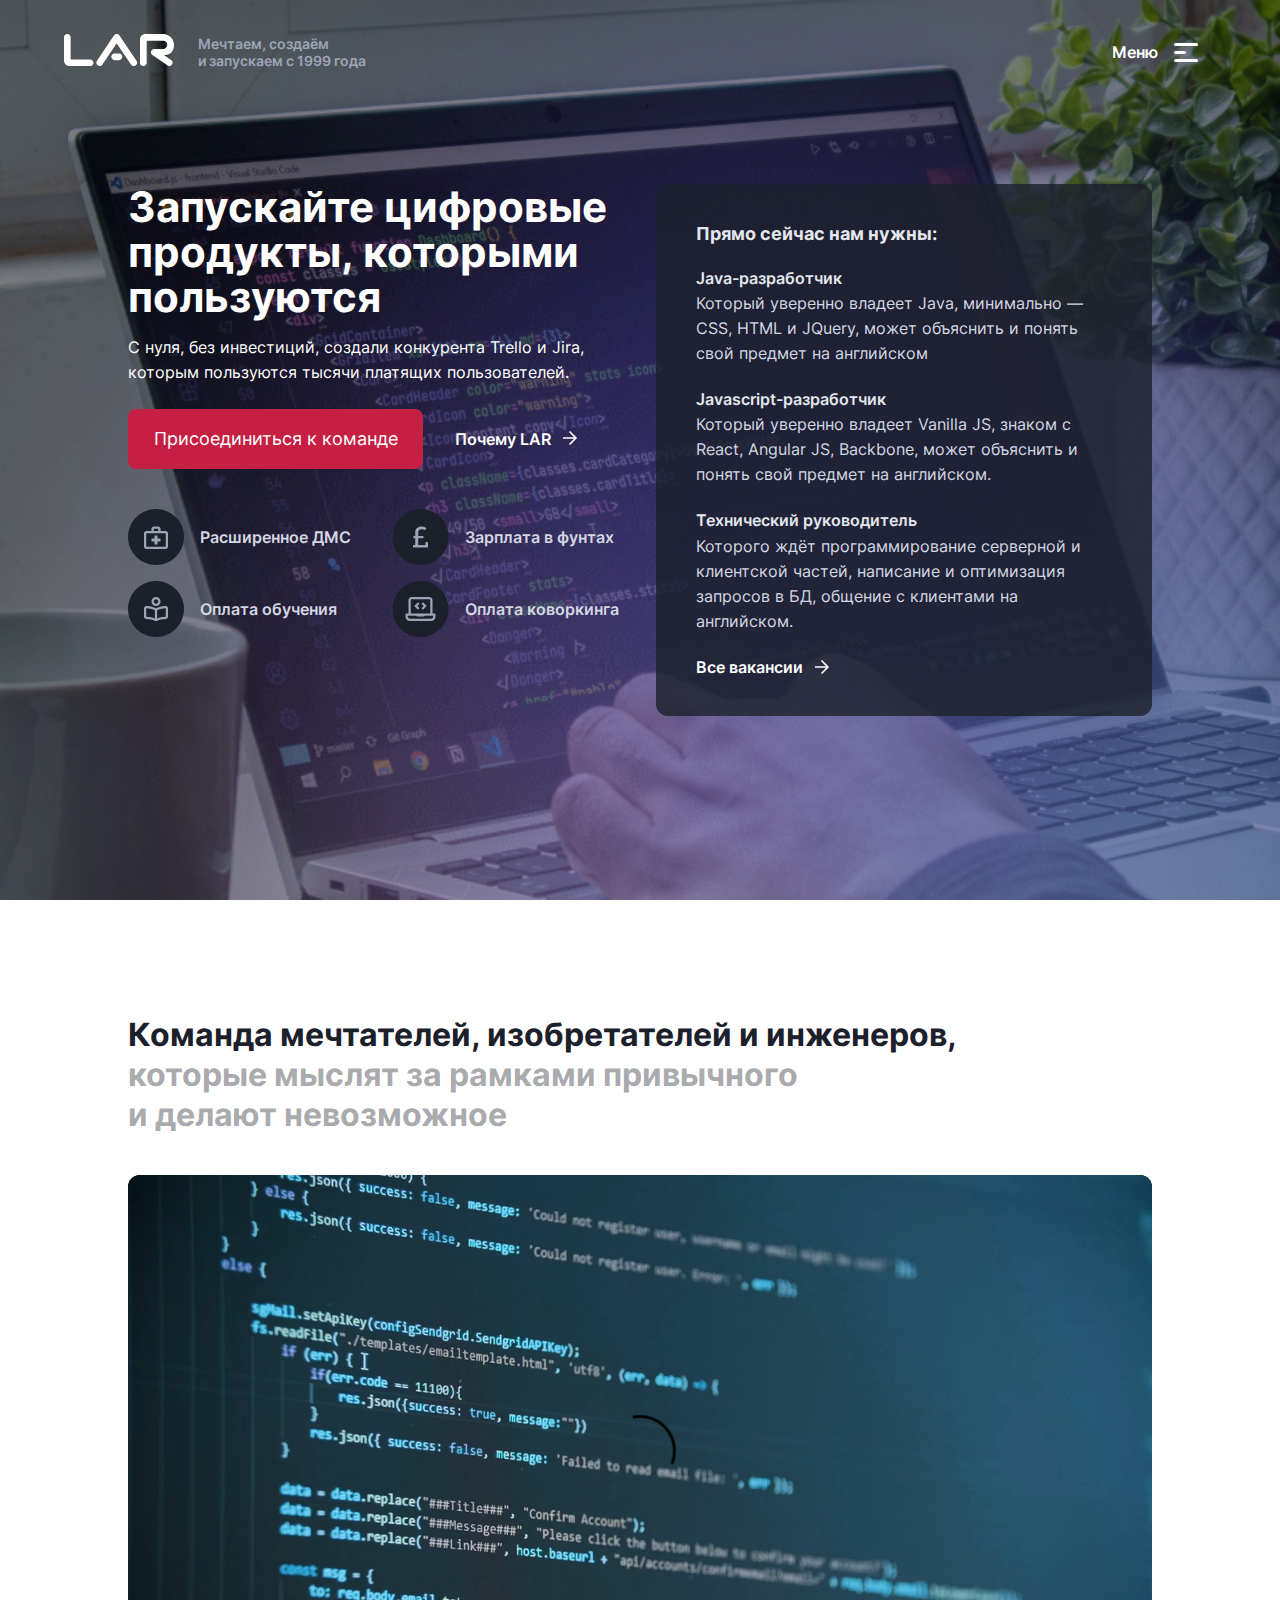
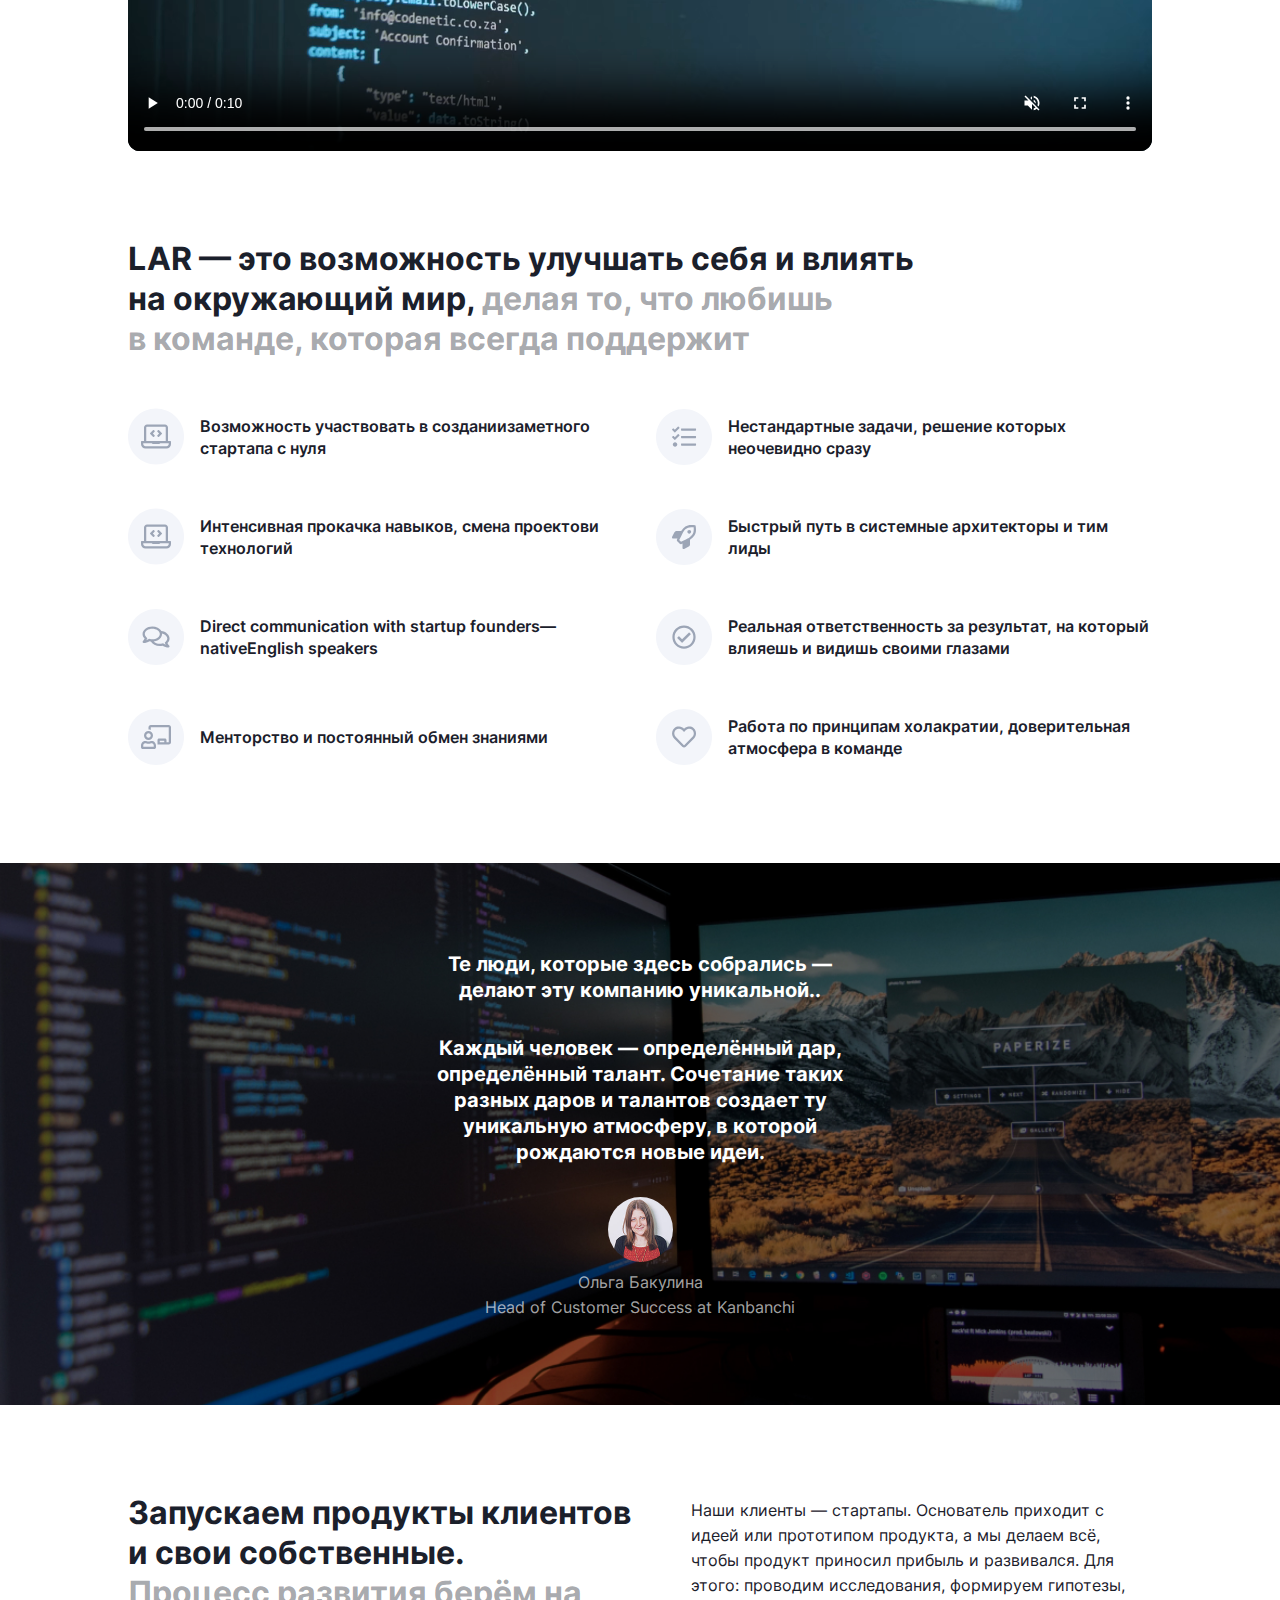
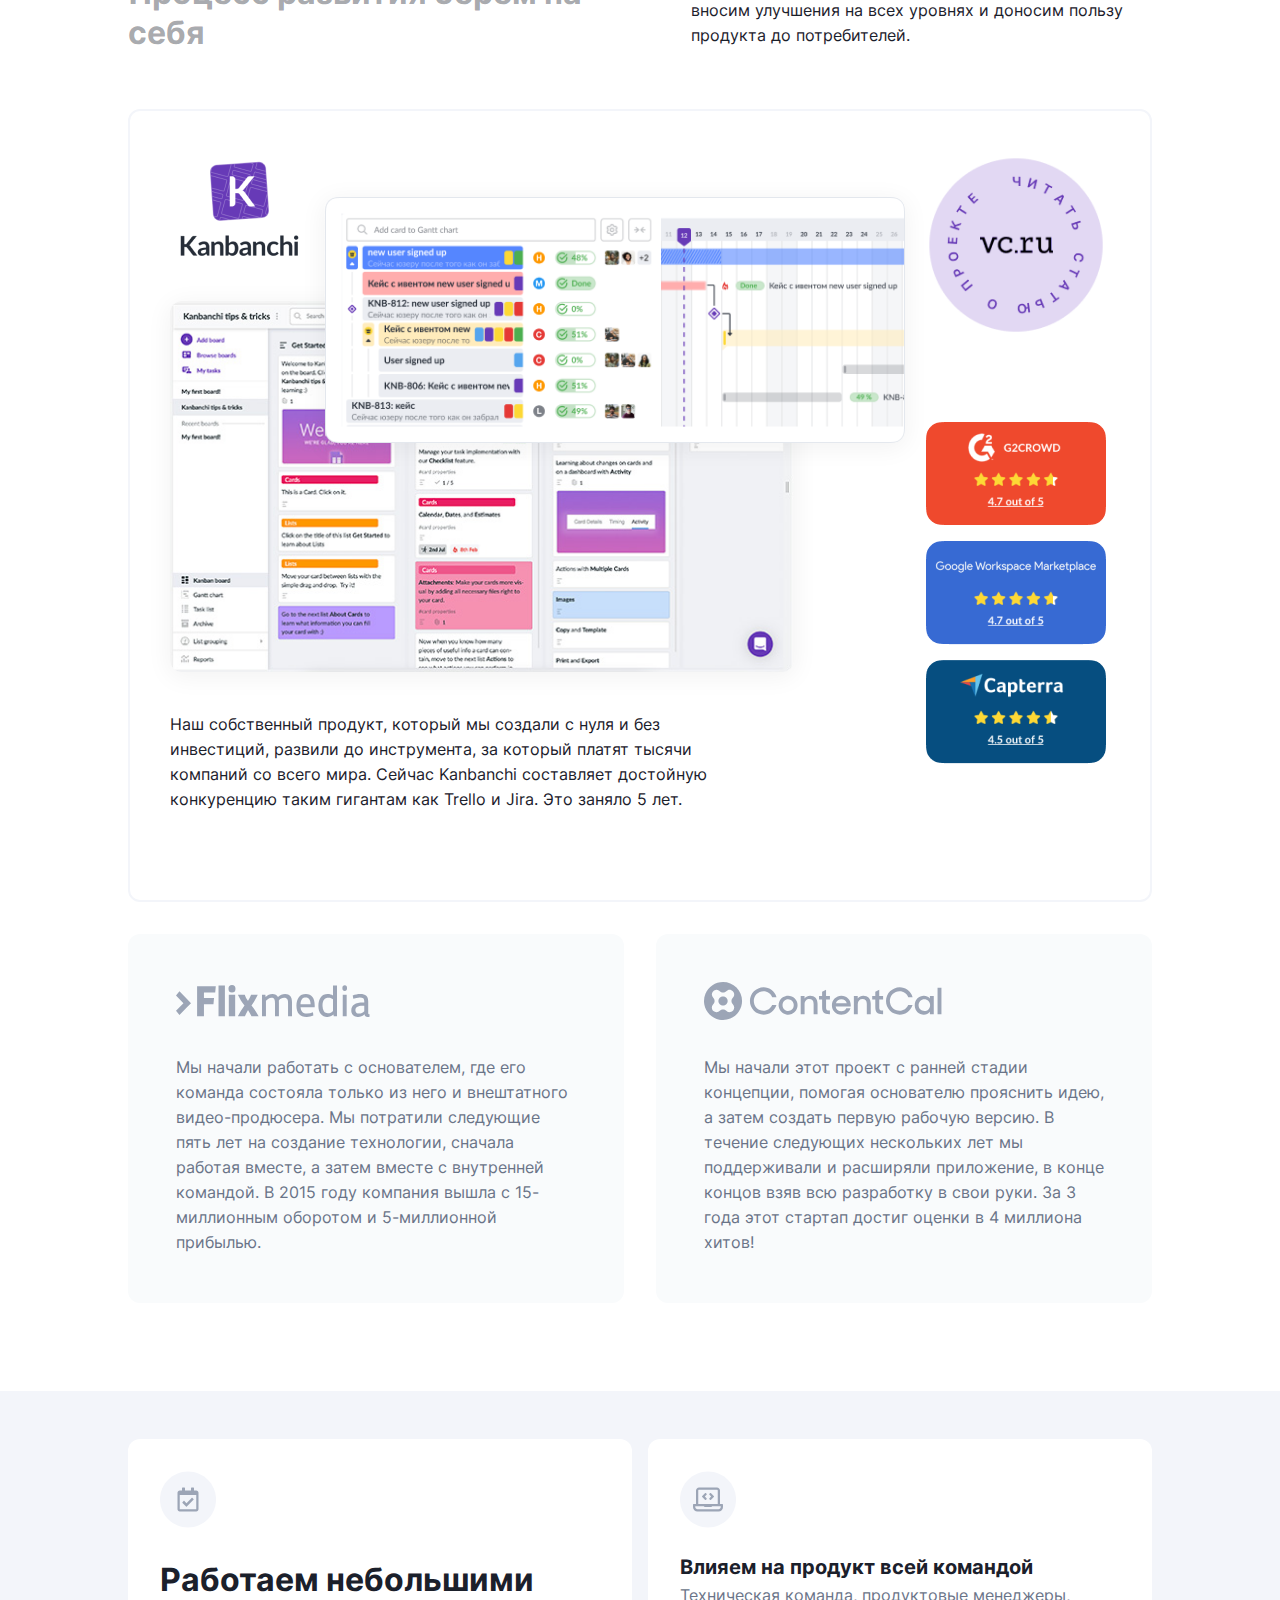
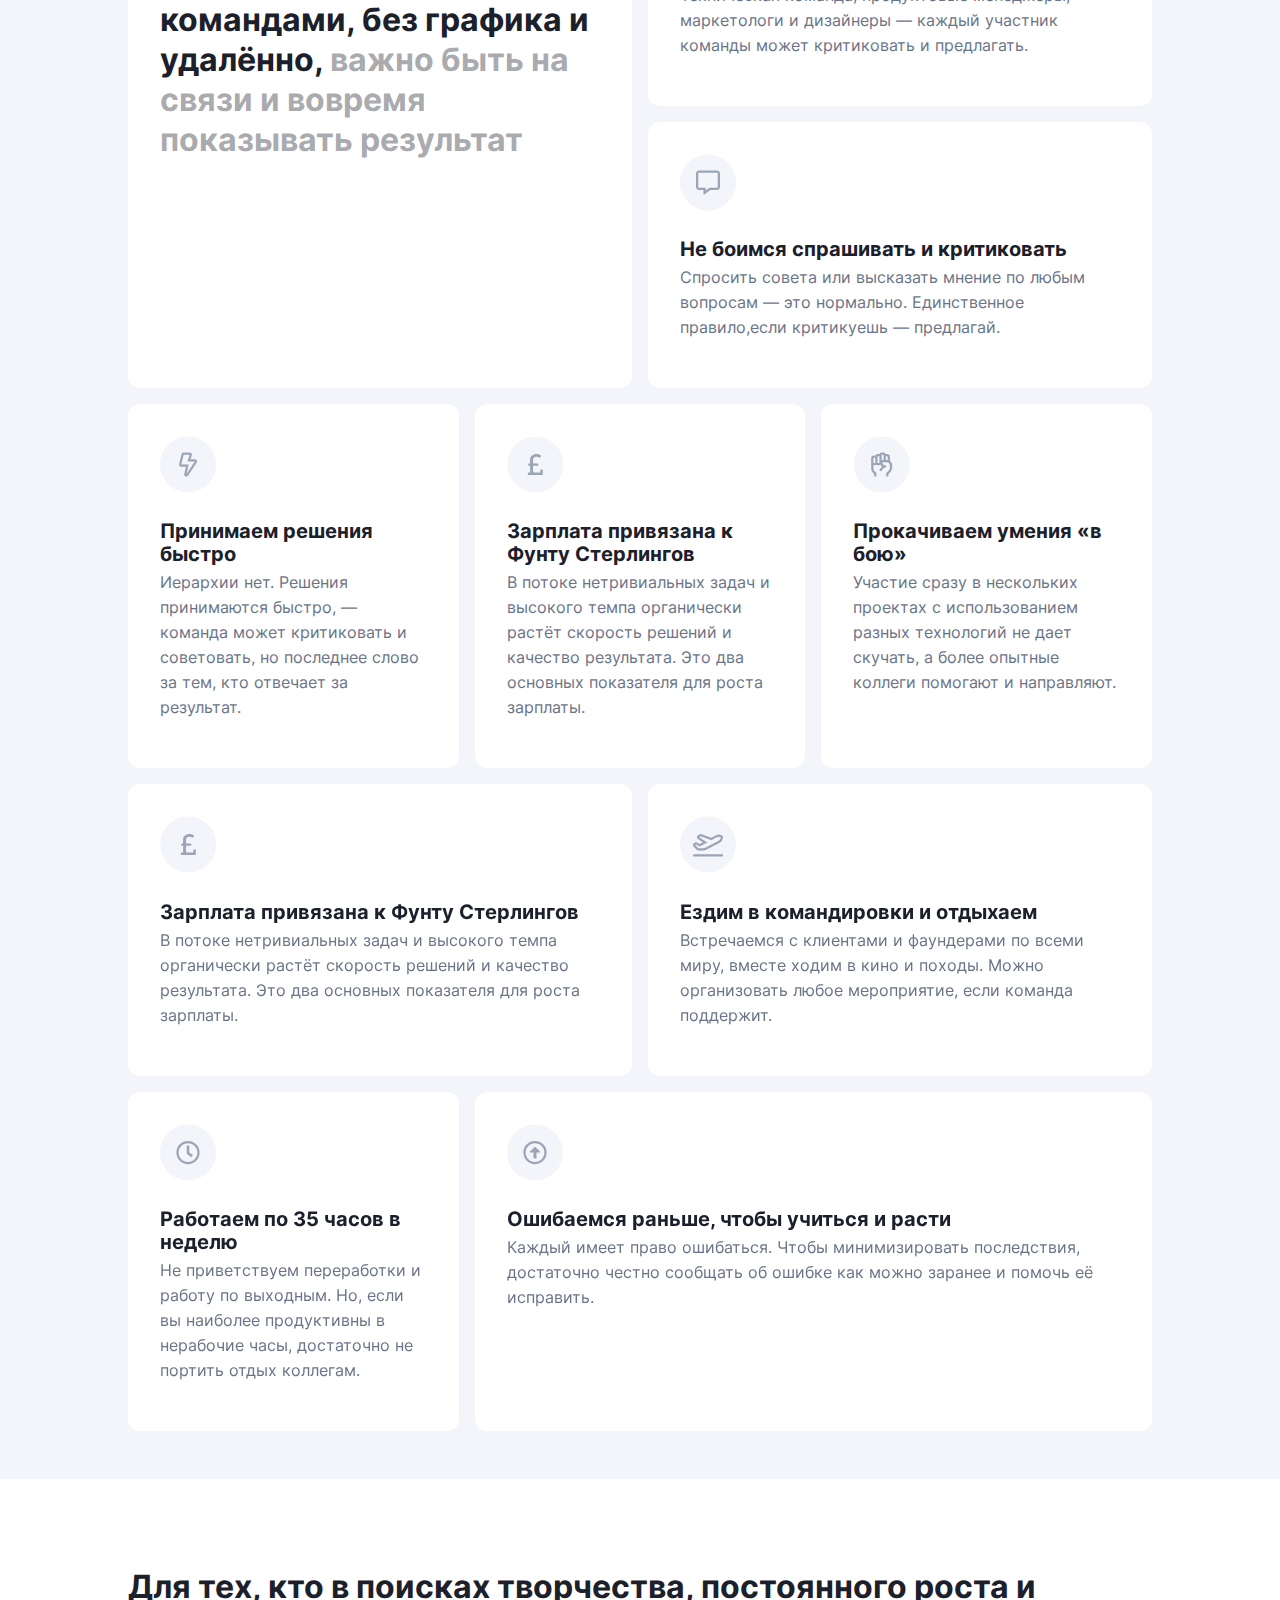
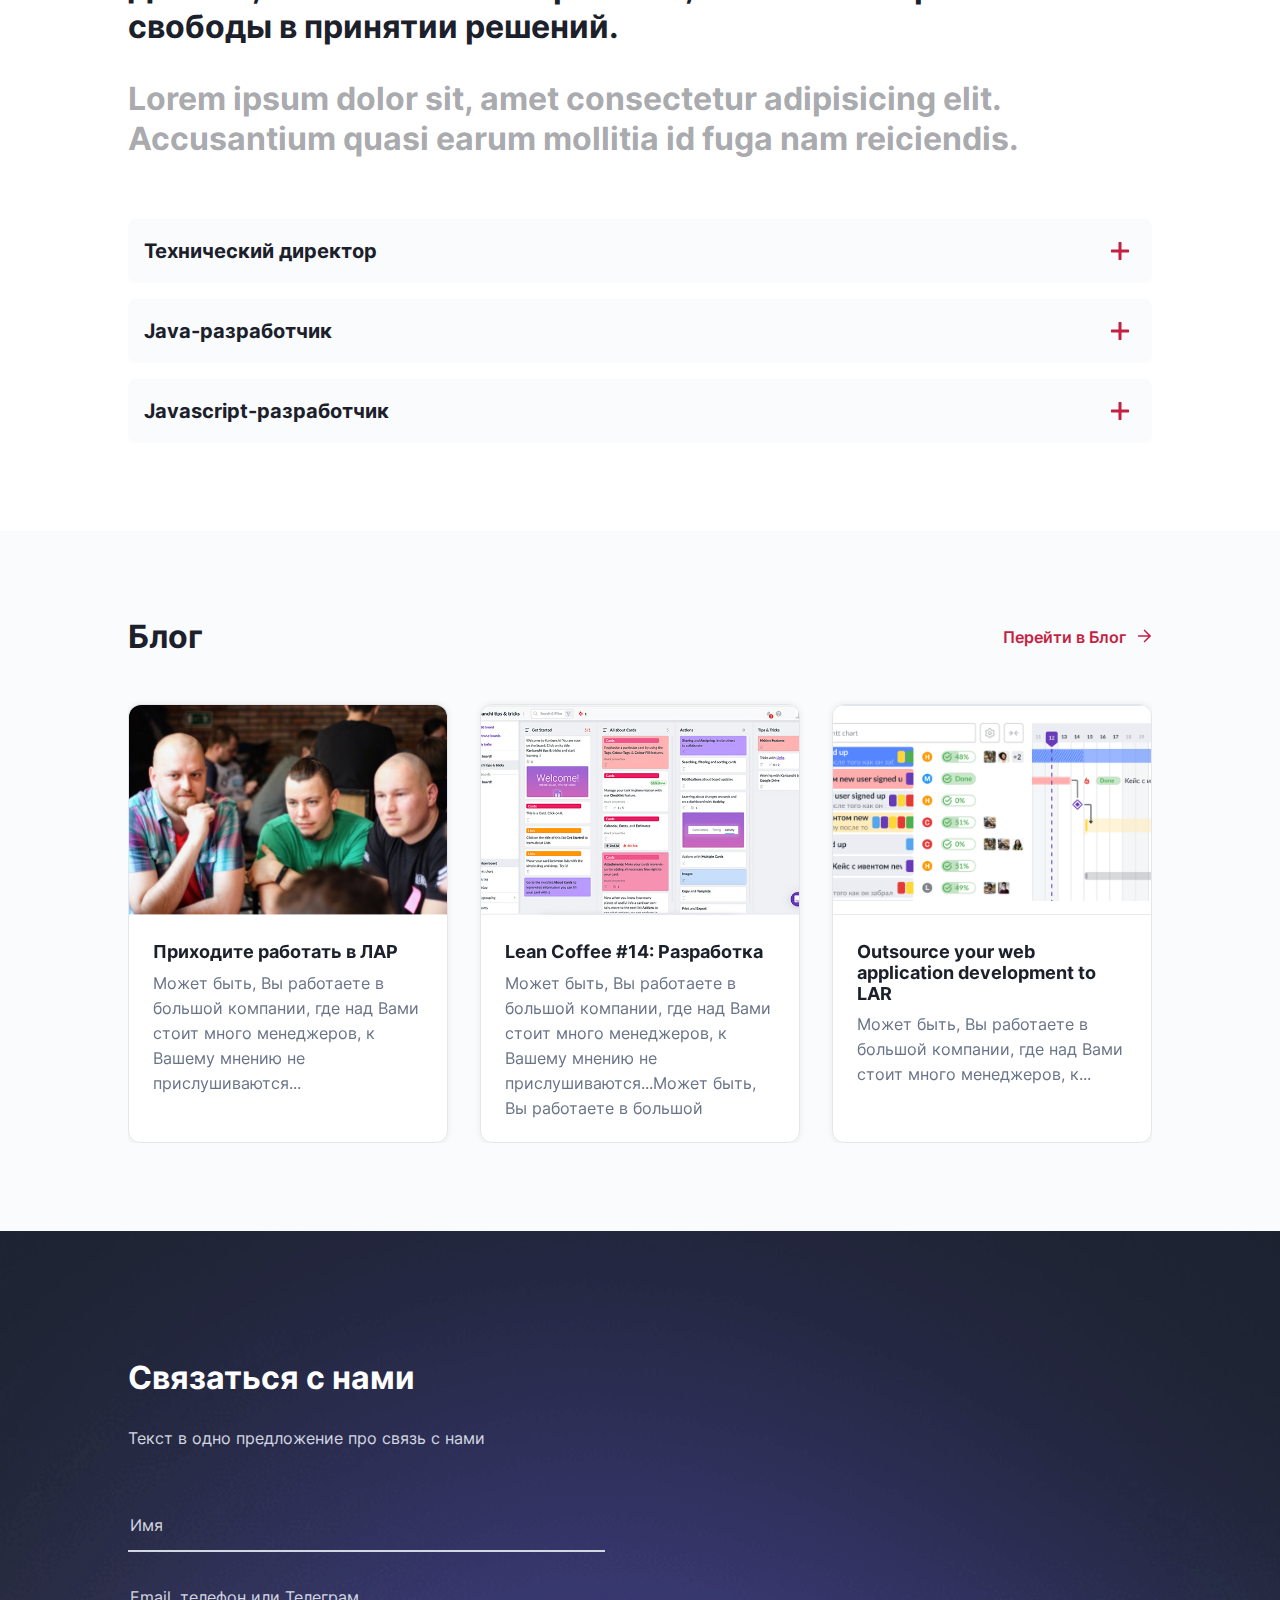
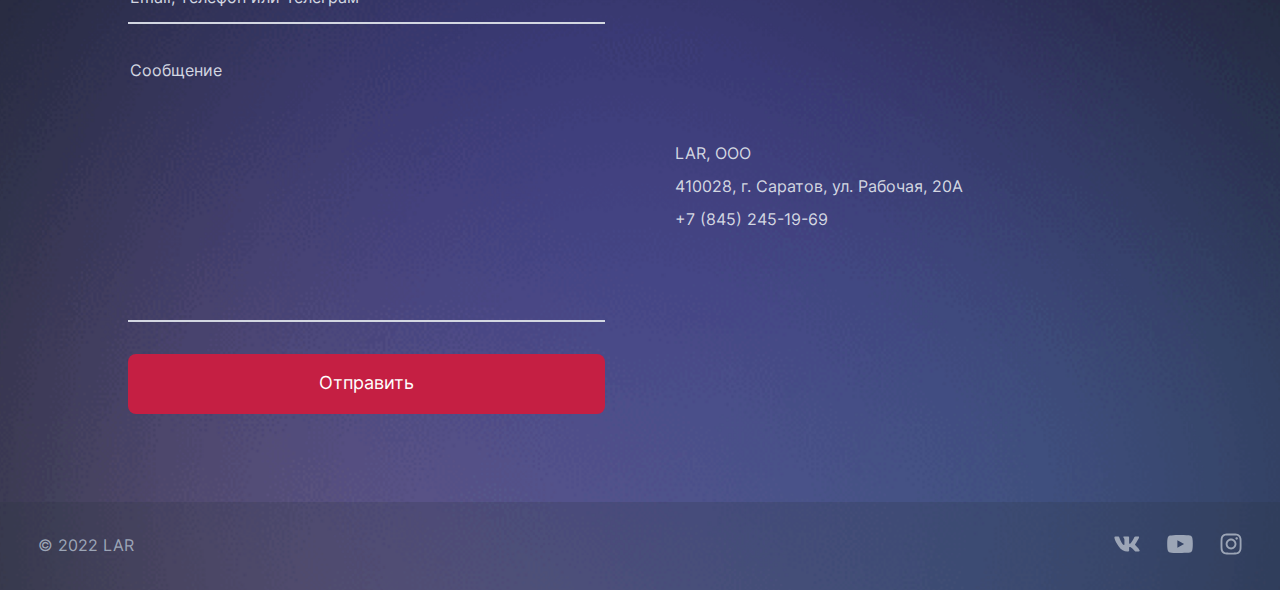
<file: index.html>
<!DOCTYPE html>
<html lang="ru">
  <head>
    <meta charset="UTF-8" />
    <meta http-equiv="X-UA-Compatible" content="IE=edge" />
    <meta name="viewport" content="width=device-width, initial-scale=1.0" />
    <title>LAR</title>
    <link rel="stylesheet" href="css/normalize.css">
    <link rel="stylesheet" href="https://unpkg.com/swiper@8/swiper-bundle.min.css"/>
    <link rel="stylesheet" href="css/style.css"/>
  </head>

  <body>
    <header class="header">
      <div class="header__wrapper">
        <div class="header__logo">
          <a href="index.html" class="header__link">
            <svg class="header__logo-icon"
              width="110"
              height="32"
              viewBox="0 0 110 32"
              fill="none"
              xmlns="http://www.w3.org/2000/svg"
            >
              <g clip-path="url(#clip0_1_561)">
                <path
                  d="M26.169 25.4008H7.17392C6.9032 25.4008 6.63249 25.1736 6.63249 24.8556V3.31711C6.63249 1.45407 5.14356 0 3.33881 0C1.48893 0 0 1.49951 0 3.31711V26.8549C0 29.7176 2.30107 32.0805 5.18867 32.0805H26.169C28.0189 32.0805 29.4627 30.581 29.4627 28.7634C29.5078 26.9004 28.0189 25.4008 26.169 25.4008Z"
                  fill="white"
                />
                <path
                  d="M81.4396 0C78.3715 0 76.0253 2.31743 76.0253 5.22557V29.0815C76.0253 30.0812 76.5668 31.0354 77.424 31.5352C79.9958 33.0348 82.6578 31.2171 82.6578 28.7634V7.22492C82.6578 6.90684 82.8834 6.67964 83.4249 6.67964H99.2616C101.247 6.67964 103.367 8.22459 103.367 10.6329C103.367 13.2684 101.066 14.9042 99.2616 14.9042H90.1927C88.3428 14.9042 86.899 16.4037 86.899 18.2213C86.899 19.221 87.3051 20.1752 88.0721 20.766L103.232 31.3535C104.721 32.444 106.751 32.3077 107.834 30.8536C109.007 29.3087 108.737 26.9912 107.428 26.1733L100.164 21.084C106.075 21.084 110 17.5397 110 10.6329C110 5.18013 105.172 0 99.2616 0L81.4396 0Z"
                  fill="white"
                />
                <path
                  d="M72.6416 26.9912L55.3158 1.36318C54.7293 0.545267 53.7367 0.0454292 52.6538 0.0454292C51.4808 0.0454292 50.4881 0.636145 49.9016 1.54494L32.8466 26.9003C32.4406 27.5365 32.2601 28.2635 32.3052 29.0815C32.4857 30.6264 33.7039 31.8987 35.2831 32.0351C36.772 32.1714 37.9 31.308 38.6218 30.172L52.2027 9.90586C52.4283 9.58778 52.8794 9.58778 53.1051 9.90586L67.0016 30.4447C67.6784 31.5352 68.8967 32.2168 70.2954 31.9896C71.694 31.8079 72.8671 30.6719 73.0927 29.2632C73.2732 28.4453 73.0475 27.6274 72.6416 26.9912Z"
                  fill="white"
                />
                <path
                  d="M55.0902 19.4936H50.5332C48.7285 19.5391 47.2847 20.9931 47.2847 22.8107C47.2847 24.6283 48.7285 26.1278 50.5332 26.1278H55.0902C56.8499 26.0824 58.2937 24.6283 58.2937 22.8107C58.2937 20.9931 56.895 19.5391 55.0902 19.4936Z"
                  fill="white"
                />
              </g>
              <defs>
                <clipPath id="clip0_1_561">
                  <rect width="110" height="32" fill="white" />
                </clipPath>
              </defs>
            </svg>
          </a>
          <p class="header__slogan">Мечтаем, создаём <br>и запускаем с 1999 года</p>
        </div>
        <div class="header__navigation">
          <button class="header__button hero__button hide">Присоединиться к команде</button>
          <button class="header__menu">
            <span class="header__span">Меню</span>
            <svg class="header__menu-icon" width="40" height="40" viewbox="0 0 40 40" fill="none" xmlns="http://www.w3.org/2000/svg">
              <rect x="8" y="11" width="24" height="3" rx="1.5" fill="white"/>
              <rect x="8" y="19" width="12" height="3" rx="1.5" fill="white"/>
              <rect x="8" y="27" width="24" height="3" rx="1.5" fill="white"/>
              </svg>
          </button>
        </div>
      </div>

      <div class="nav hide">
        <div class="nav__header">
          <div class="nav__logo">
            <a href="index.html">
              <svg width="110" height="32" viewbox="0 0 110 32" fill="none" xmlns="http://www.w3.org/2000/svg">
                <g clip-path="url(#clip0_342_361)">
                <path d="M26.169 25.4008H7.17392C6.9032 25.4008 6.63249 25.1736 6.63249 24.8556V3.31711C6.63249 1.45407 5.14356 0 3.33881 0C1.48893 0 0 1.49951 0 3.31711V26.8549C0 29.7176 2.30107 32.0805 5.18867 32.0805H26.169C28.0189 32.0805 29.4627 30.581 29.4627 28.7634C29.5078 26.9004 28.0189 25.4008 26.169 25.4008Z" fill="#C51F43"/>
                <path d="M81.4397 0C78.3716 0 76.0254 2.31743 76.0254 5.22557V29.0815C76.0254 30.0812 76.5668 31.0354 77.4241 31.5352C79.9959 33.0348 82.6579 31.2171 82.6579 28.7634V7.22492C82.6579 6.90684 82.8835 6.67964 83.4249 6.67964H99.2616C101.247 6.67964 103.367 8.22459 103.367 10.6329C103.367 13.2684 101.066 14.9042 99.2616 14.9042H90.1928C88.3429 14.9042 86.8991 16.4037 86.8991 18.2213C86.8991 19.221 87.3051 20.1752 88.0721 20.766L103.232 31.3535C104.721 32.444 106.751 32.3077 107.834 30.8536C109.007 29.3087 108.737 26.9912 107.428 26.1733L100.164 21.084C106.075 21.084 110 17.5397 110 10.6329C110 5.18013 105.172 0 99.2616 0L81.4397 0Z" fill="#C51F43"/>
                <path d="M72.6416 26.9912L55.3158 1.36318C54.7294 0.545267 53.7367 0.0454292 52.6538 0.0454292C51.4808 0.0454292 50.4881 0.636145 49.9017 1.54494L32.8467 26.9003C32.4406 27.5365 32.2601 28.2635 32.3052 29.0815C32.4857 30.6264 33.7039 31.8987 35.2831 32.0351C36.772 32.1714 37.9 31.308 38.6219 30.172L52.2027 9.90586C52.4283 9.58778 52.8795 9.58778 53.1051 9.90586L67.0017 30.4447C67.6784 31.5352 68.8967 32.2168 70.2954 31.9896C71.6941 31.8079 72.8671 30.6719 73.0927 29.2632C73.2732 28.4453 73.0476 27.6274 72.6416 26.9912Z" fill="#C51F43"/>
                <path d="M55.0902 19.4936H50.5332C48.7285 19.5391 47.2847 20.9931 47.2847 22.8107C47.2847 24.6283 48.7285 26.1278 50.5332 26.1278H55.0902C56.8499 26.0824 58.2937 24.6283 58.2937 22.8107C58.2937 20.9931 56.895 19.5391 55.0902 19.4936Z" fill="#C51F43"/>
                </g>
                <defs>
                <clippath id="clip0_342_361">
                <rect width="110" height="32" fill="white"/>
                </clippath>
                </defs>
                </svg>
            </a>
            <p class="nav__slogan">Мечтаем, создаём <br>и запускаем с 1999 года</p>
          </div>
          <button class="nav__menu">
            <span class="nav__span">Меню</span>
            <svg width="40" height="40" viewbox="-10 -10 40 40" fill="none" xmlns="http://www.w3.org/2000/svg">
              <rect y="19.7242" width="27.8941" height="3.21855" rx="1.60928" transform="rotate(-45 0 19.7242)" fill="#1B202B"/>
              <rect x="19.7241" y="22" width="27.8941" height="3.21855" rx="1.60928" transform="rotate(-135 19.7241 22)" fill="#1B202B"/>
              </svg>
          </button>
        </div>
          
        <div class="nav__main">
          <ul class="nav__list list-reset">
            <li class="nav__item">
              <a href="#about-us" class="nav__link">О нас</a>
            </li>
            <li class="nav__item">
              <a href="#LAR" class="nav__link">Почему LAR?</a>
            </li>
            <li class="nav__item">
              <a href="#projects" class="nav__link">Проекты</a>
            </li>
            <li class="nav__item">
              <a href="#benefits" class="nav__link">Как мы работаем</a>
            </li>
            <li class="nav__item">
              <a href="#jobs" class="nav__link">Вакансии</a>
            </li>
            <li class="nav__item">
              <a href="#blog" class="nav__link">Блог</a>
            </li>
            <li class="nav__item">
              <a href="#contacts" class="nav__link">Связаться с нами</a>
            </li>
          </ul>
        </div>     
      </div>
    </header>

    <main class="main">
      <section class="hero" id="about-us">
        <div class="hero__container container">
        <div class="hero__main-block">
          <h1 class="hero__title">Запускайте цифровые продукты, которыми пользуются</h1>
          <p class="hero__descr">С нуля, без инвестиций, создали конкурента Trello и Jira, которым пользуются тысячи платящих пользователей.</p>
          <div class="hero__join">
            <a href="#" class="hero__jobs">Наши вакансии
              <svg class="hero__arrow" width="16" height="15" viewBox="0 0 16 15" fill="none" xmlns="http://www.w3.org/2000/svg">
                <path d="M14.8438 6.8125C15.0104 7 15.0104 7.17708 14.8438 7.34375L8.28125 13.875C8.11458 14.0625 7.94792 14.0625 7.78125 13.875L1.21875 7.34375C1.05208 7.17708 1.05208 7 1.21875 6.8125L1.84375 6.1875C2.01042 6.02083 2.1875 6.02083 2.375 6.1875L7.21875 11.0312V0.375C7.21875 0.125 7.34375 0 7.59375 0H8.46875C8.71875 0 8.84375 0.125 8.84375 0.375V11.0312L13.6875 6.1875C13.875 6.02083 14.0521 6.02083 14.2188 6.1875L14.8438 6.8125Z" fill="white"/>
                </svg>      
            </a>
            <button class="hero__button">Присоединиться к команде</button>
            <a href="#LAR" class="hero__link">Почему LAR
              <svg class="hero__arrow" width="15" height="16" viewbox="0 0 15 16" fill="none" xmlns="http://www.w3.org/2000/svg">
                <path d="M6.8125 1.1875C7 1.02083 7.17708 1.02083 7.34375 1.1875L13.875 7.75C14.0625 7.91667 14.0625 8.08333 13.875 8.25L7.34375 14.8125C7.17708 14.9792 7 14.9792 6.8125 14.8125L6.1875 14.1875C6.125 14.125 6.09375 14.0417 6.09375 13.9375C6.09375 13.8333 6.125 13.7396 6.1875 13.6562L11.0312 8.8125H0.375C0.125 8.8125 0 8.6875 0 8.4375V7.5625C0 7.3125 0.125 7.1875 0.375 7.1875H11.0312L6.1875 2.34375C6.02083 2.15625 6.02083 1.97917 6.1875 1.8125L6.8125 1.1875Z" fill="#ffffff"/>
                </svg>
            </a>
          </div>
          <ul class="hero__features list-reset">
            <li class="hero__item">
              <svg class="hero__icon" width="56" height="56" viewbox="0 0 56 56" fill="none" xmlns="http://www.w3.org/2000/svg">
                <path d="M0 28C0 12.536 12.536 0 28 0V0C43.464 0 56 12.536 56 28V28C56 43.464 43.464 56 28 56V56C12.536 56 0 43.464 0 28V28Z" fill="#1B202B"/>
                <path d="M32.125 29.5C32.375 29.5 32.5 29.625 32.5 29.875V32.125C32.5 32.375 32.375 32.5 32.125 32.5H29.5V35.125C29.5 35.375 29.375 35.5 29.125 35.5H26.875C26.625 35.5 26.5 35.375 26.5 35.125V32.5H23.875C23.625 32.5 23.5 32.375 23.5 32.125V29.875C23.5 29.625 23.625 29.5 23.875 29.5H26.5V26.875C26.5 26.625 26.625 26.5 26.875 26.5H29.125C29.375 26.5 29.5 26.625 29.5 26.875V29.5H32.125ZM37.75 22C38.375 22 38.9062 22.2188 39.3438 22.6562C39.7812 23.0938 40 23.625 40 24.25V37.75C40 38.375 39.7812 38.9062 39.3438 39.3438C38.9062 39.7812 38.375 40 37.75 40H18.25C17.625 40 17.0938 39.7812 16.6562 39.3438C16.2188 38.9062 16 38.375 16 37.75V24.25C16 23.625 16.2188 23.0938 16.6562 22.6562C17.0938 22.2188 17.625 22 18.25 22H23.5V19.75C23.5 19.125 23.7188 18.5938 24.1562 18.1562C24.5938 17.7188 25.125 17.5 25.75 17.5H30.25C30.875 17.5 31.4062 17.7188 31.8438 18.1562C32.2812 18.5938 32.5 19.125 32.5 19.75V22H37.75ZM25.75 19.75V22H30.25V19.75H25.75ZM37.75 37.4688V24.5312C37.75 24.3438 37.6562 24.25 37.4688 24.25H18.5312C18.3438 24.25 18.25 24.3438 18.25 24.5312V37.4688C18.25 37.6562 18.3438 37.75 18.5312 37.75H37.4688C37.6562 37.75 37.75 37.6562 37.75 37.4688Z" fill="#9CA5B6"/>
                </svg>
              <span>Расширенное ДМС</span>
            </li>
            <li class="hero__item">
              <svg class="hero__icon" width="57" height="56" viewbox="0 0 57 56" fill="none" xmlns="http://www.w3.org/2000/svg">
                <path d="M0.5 28C0.5 12.536 13.036 0 28.5 0V0C43.964 0 56.5 12.536 56.5 28V28C56.5 43.464 43.964 56 28.5 56V56C13.036 56 0.5 43.464 0.5 28V28Z" fill="#1B202B"/>
                <path d="M35.4375 32.875C35.8125 32.875 36 33.0625 36 33.4375V37.9375C36 38.3125 35.8125 38.5 35.4375 38.5H21.5625C21.1875 38.5 21 38.3125 21 37.9375V36.6719C21 36.5156 21.0469 36.3906 21.1406 36.2969C21.2656 36.1719 21.4062 36.1094 21.5625 36.1094H23.25V29.125H21.9375C21.5625 29.125 21.375 28.9375 21.375 28.5625V27.4375C21.375 27.0625 21.5625 26.875 21.9375 26.875H23.25V23.125C23.25 21.5 23.8438 20.1562 25.0312 19.0938C26.25 18.0312 27.7812 17.5 29.625 17.5C31.25 17.5 32.7344 17.9844 34.0781 18.9531C34.3906 19.1719 34.4219 19.4375 34.1719 19.75L33.2344 20.875C33.0469 21.1562 32.8125 21.2031 32.5312 21.0156C31.5625 20.4219 30.6094 20.125 29.6719 20.125C28.6094 20.125 27.7656 20.4219 27.1406 21.0156C26.5469 21.6094 26.25 22.3594 26.25 23.2656V26.875H30.9375C31.3125 26.875 31.5 27.0625 31.5 27.4375V28.5625C31.5 28.9375 31.3125 29.125 30.9375 29.125H26.25V36.1094H33.4688V33.4375C33.4688 33.2812 33.5156 33.1562 33.6094 33.0625C33.7344 32.9375 33.875 32.875 34.0312 32.875H35.4375Z" fill="#9CA5B6"/>
                </svg>
              <span>Зарплата в фунтах</span>
            </li>
            <li class="hero__item">
              <svg class="hero__icon" width="56" height="56" viewbox="0 0 56 56" fill="none" xmlns="http://www.w3.org/2000/svg">
                <path d="M0 28C0 12.536 12.536 0 28 0V0C43.464 0 56 12.536 56 28V28C56 43.464 43.464 56 28 56V56C12.536 56 0 43.464 0 28V28Z" fill="#1B202B"/>
                <path d="M37.5625 25C38.125 25 38.6719 25.2031 39.2031 25.6094C39.7344 26.0156 40 26.5938 40 27.3438V35.6875C40 36.3125 39.7812 36.8438 39.3438 37.2812C38.9062 37.75 38.375 38 37.75 38.0312C34.1562 38.2188 31.3906 38.8125 29.4531 39.8125C29.1719 39.9375 28.8906 40 28.6094 40H27.3906C27.1094 40 26.8281 39.9375 26.5469 39.8125C24.6094 38.8125 21.8438 38.2188 18.25 38.0312C17.625 38 17.0938 37.75 16.6562 37.2812C16.2188 36.8438 16 36.3125 16 35.6875V27.3438C16 26.5938 16.2656 26.0156 16.7969 25.6094C17.3281 25.2031 17.875 25 18.4375 25C18.4688 25 18.5 25 18.5312 25C22.625 25.25 25.7812 26 28 27.25C30.2188 26 33.375 25.25 37.4688 25C37.5 25 37.5312 25 37.5625 25ZM26.875 37.4688V29.1719C24.9375 28.1094 22.1094 27.4688 18.3906 27.25C18.3281 27.25 18.2812 27.2812 18.25 27.3438V35.6875C18.25 35.75 18.2969 35.7812 18.3906 35.7812C21.8281 35.9688 24.6562 36.5312 26.875 37.4688ZM37.75 35.6875V27.3438C37.75 27.2812 37.6875 27.25 37.5625 27.25C33.8438 27.4688 31.0312 28.1094 29.125 29.1719V37.4688C31.3438 36.5312 34.1719 35.9688 37.6094 35.7812C37.7031 35.7812 37.75 35.75 37.75 35.6875ZM28 25C26.75 25 25.6875 24.5625 24.8125 23.6875C23.9375 22.8125 23.5 21.75 23.5 20.5C23.5 19.25 23.9375 18.1875 24.8125 17.3125C25.6875 16.4375 26.75 16 28 16C29.25 16 30.3125 16.4375 31.1875 17.3125C32.0625 18.1875 32.5 19.25 32.5 20.5C32.5 21.3125 32.2969 22.0625 31.8906 22.75C31.4844 23.4375 30.9375 23.9844 30.25 24.3906C29.5625 24.7969 28.8125 25 28 25ZM29.5938 18.9062C29.1562 18.4688 28.625 18.25 28 18.25C27.375 18.25 26.8438 18.4688 26.4062 18.9062C25.9688 19.3438 25.75 19.875 25.75 20.5C25.75 21.125 25.9688 21.6562 26.4062 22.0938C26.8438 22.5312 27.375 22.75 28 22.75C28.625 22.75 29.1562 22.5312 29.5938 22.0938C30.0312 21.6562 30.25 21.125 30.25 20.5C30.25 19.875 30.0312 19.3438 29.5938 18.9062Z" fill="#9CA5B6"/>
                </svg>
              <span>Оплата обучения</span>
            </li>
            <li class="hero__item">
              <svg class="hero__icon" width="57" height="56" viewbox="0 0 57 56" fill="none" xmlns="http://www.w3.org/2000/svg">
                <path d="M0.5 28C0.5 12.536 13.036 0 28.5 0V0C43.964 0 56.5 12.536 56.5 28V28C56.5 43.464 43.964 56 28.5 56V56C13.036 56 0.5 43.464 0.5 28V28Z" fill="#1B202B"/>
                <path d="M42.75 32.5C42.9688 32.5 43.1406 32.5781 43.2656 32.7344C43.4219 32.8594 43.5 33.0312 43.5 33.25V35.5C43.5 36.75 43.0625 37.8125 42.1875 38.6875C41.3125 39.5625 40.25 40 39 40H18C16.75 40 15.6875 39.5625 14.8125 38.6875C13.9375 37.8125 13.5 36.75 13.5 35.5V33.25C13.5 33.0312 13.5625 32.8594 13.6875 32.7344C13.8438 32.5781 14.0312 32.5 14.25 32.5H16.5V19C16.5 18.1875 16.7969 17.4844 17.3906 16.8906C17.9844 16.2969 18.6875 16 19.5 16H37.5C38.3125 16 39.0156 16.2969 39.6094 16.8906C40.2031 17.4844 40.5 18.1875 40.5 19V32.5H42.75ZM18.75 19V32.5H38.25V19C38.25 18.7812 38.1719 18.6094 38.0156 18.4844C37.8906 18.3281 37.7188 18.25 37.5 18.25H19.5C19.2812 18.25 19.0938 18.3281 18.9375 18.4844C18.8125 18.6094 18.75 18.7812 18.75 19ZM41.25 35.5V34.75H32.7656C32.4844 35.25 32.0625 35.5 31.5 35.5H25.5C24.9375 35.5 24.5156 35.25 24.2344 34.75H15.75V35.5C15.75 36.125 15.9688 36.6562 16.4062 37.0938C16.8438 37.5312 17.375 37.75 18 37.75H39C39.625 37.75 40.1562 37.5312 40.5938 37.0938C41.0312 36.6562 41.25 36.125 41.25 35.5ZM26.5312 28.2812C26.1562 28.625 25.7969 28.625 25.4531 28.2812L22.7344 25.5156C22.3594 25.1719 22.3594 24.8281 22.7344 24.4844L25.4531 21.7188C25.7969 21.375 26.1562 21.375 26.5312 21.7188L27.0469 22.2812C27.3906 22.625 27.3906 22.9688 27.0469 23.3125L25.3594 25L27.0469 26.6875C27.3906 27.0312 27.3906 27.375 27.0469 27.7188L26.5312 28.2812ZM29.9531 27.7188C29.6094 27.375 29.6094 27.0312 29.9531 26.6875L31.6406 25L29.9531 23.3125C29.6094 22.9688 29.6094 22.625 29.9531 22.2812L30.4688 21.7188C30.8438 21.375 31.2031 21.375 31.5469 21.7188L34.2656 24.4844C34.6406 24.8281 34.6406 25.1719 34.2656 25.5156L31.5469 28.2812C31.2031 28.625 30.8438 28.625 30.4688 28.2812L29.9531 27.7188Z" fill="#9CA5B6"/>
                </svg>
              <span>Оплата коворкинга</span>
            </li>
          </ul>
        </div>
        <div class="hero__vacancy vacancy">
          <h5 class="vacancy__title">Прямо сейчас нам нужны:</h5>
          <ul class="vacancy__list list-reset">
            <li class="vacancy__item">
              <h6 class="vacancy__subtitle">Java-разработчик</h6>
              <p class="vacancy__descr">Который уверенно владеет Java, минимально — CSS, HTML и JQuery, может
                 объяснить и понять свой предмет на английском</p>
            </li>
            <li class="vacancy__item">
              <h6 class="vacancy__subtitle">Javascript-разработчик</h6>
              <p class="vacancy__descr">Который уверенно владеет Vanilla JS, знаком с React, Angular JS, Backbone,
                 может объяснить и понять свой предмет на английском.</p>
            </li>
            <li class="vacancy__item">
              <h6 class="vacancy__subtitle">Технический руководитель</h6>
              <p class="vacancy__descr">Которого ждёт программирование серверной и клиентской частей,
                 написание и оптимизация запросов в БД, общение с клиентами на английском.</p>
            </li>
          </ul>
          <a href="#jobs" class="vacancy__link">
            <span>Все вакансии</span>
            <svg class="hero__arrow" width="15" height="16" viewbox="0 0 15 16" fill="none" xmlns="http://www.w3.org/2000/svg">
              <path d="M6.8125 1.1875C7 1.02083 7.17708 1.02083 7.34375 1.1875L13.875 7.75C14.0625 7.91667 14.0625 8.08333 13.875 8.25L7.34375 14.8125C7.17708 14.9792 7 14.9792 6.8125 14.8125L6.1875 14.1875C6.125 14.125 6.09375 14.0417 6.09375 13.9375C6.09375 13.8333 6.125 13.7396 6.1875 13.6562L11.0312 8.8125H0.375C0.125 8.8125 0 8.6875 0 8.4375V7.5625C0 7.3125 0.125 7.1875 0.375 7.1875H11.0312L6.1875 2.34375C6.02083 2.15625 6.02083 1.97917 6.1875 1.8125L6.8125 1.1875Z" fill="#ffffff"/>
              </svg>
          </a>
        </div>
      </div>
      </section>

      <section class="about-us container" id="LAR">
        <div class="about-us__team">
          <h2 class="about-us__title">Команда мечтателей, изобретателей и инженеров, <br><span class="about-us__title--grey">которые мыслят за рамками привычного<br> и делают невозможное</span></h2>
          <div class="about-us__videobox video">
            <video class="about-us__video" src="video/video.mp4" muted autoplay loop controls></video>
            <!-- <div class="video__play-button play-button">
              <svg class="play-button__icon" width="56" height="56" viewbox="0 0 56 56" fill="none" xmlns="http://www.w3.org/2000/svg">
                <path fill-rule="evenodd" clip-rule="evenodd" d="M28 56C43.464 56 56 43.464 56 28C56 12.536 43.464 0 28 0C12.536 0 0 12.536 0 28C0 43.464 12.536 56 28 56ZM23.6945 18.4982C23.3974 18.3072 23.0197 18.2937 22.7097 18.463C22.3997 18.6322 22.2069 18.9572 22.2069 19.3104V36.6897C22.2069 37.0429 22.3997 37.3679 22.7097 37.5372C23.0197 37.7064 23.3974 37.6929 23.6945 37.5019L37.2118 28.8122C37.4881 28.6346 37.6552 28.3286 37.6552 28.0001C37.6552 27.6715 37.4881 27.3655 37.2118 27.1879L23.6945 18.4982Z" fill="white"/>
                </svg>
              <span class="play-button__descr">Смотреть видео</span>
            </div> -->
            <button class="video__close-button buttom hide">
              <svg width="22" height="22" viewbox="0 0 22 22" fill="none" xmlns="http://www.w3.org/2000/svg">
                <rect y="19.7242" width="27.8941" height="3.21855" rx="1.60928" transform="rotate(-45 0 19.7242)" fill="#ffffff"/>
                <rect x="19.7241" y="22" width="27.8941" height="3.21855" rx="1.60928" transform="rotate(-135 19.7241 22)" fill="#ffffff"/>
                </svg>
            </button>
          </div>
          
        </div>
        <div class="about-us__features">
          <h2 class="about-us__title--features">LAR — это возможность улучшать себя и влиять на окружающий
             мир, <span class="about-us__title--grey">делая то, что любишь <br>в команде, которая всегда поддержит</span></h2>
          <ul class="about-us__list list-reset">
            <li class="about-us__item">
              <svg class="about-us__svg" width="56" height="57" viewbox="0 0 56 57" fill="none" xmlns="http://www.w3.org/2000/svg">
                <path d="M0 28.5C0 13.036 12.536 0.5 28 0.5V0.5C43.464 0.5 56 13.036 56 28.5V28.5C56 43.964 43.464 56.5 28 56.5V56.5C12.536 56.5 0 43.964 0 28.5V28.5Z" fill="#F3F5FA"/>
                <path d="M42.25 33C42.4688 33 42.6406 33.0781 42.7656 33.2344C42.9219 33.3594 43 33.5312 43 33.75V36C43 37.25 42.5625 38.3125 41.6875 39.1875C40.8125 40.0625 39.75 40.5 38.5 40.5H17.5C16.25 40.5 15.1875 40.0625 14.3125 39.1875C13.4375 38.3125 13 37.25 13 36V33.75C13 33.5312 13.0625 33.3594 13.1875 33.2344C13.3438 33.0781 13.5312 33 13.75 33H16V19.5C16 18.6875 16.2969 17.9844 16.8906 17.3906C17.4844 16.7969 18.1875 16.5 19 16.5H37C37.8125 16.5 38.5156 16.7969 39.1094 17.3906C39.7031 17.9844 40 18.6875 40 19.5V33H42.25ZM18.25 19.5V33H37.75V19.5C37.75 19.2812 37.6719 19.1094 37.5156 18.9844C37.3906 18.8281 37.2188 18.75 37 18.75H19C18.7812 18.75 18.5938 18.8281 18.4375 18.9844C18.3125 19.1094 18.25 19.2812 18.25 19.5ZM40.75 36V35.25H32.2656C31.9844 35.75 31.5625 36 31 36H25C24.4375 36 24.0156 35.75 23.7344 35.25H15.25V36C15.25 36.625 15.4688 37.1562 15.9062 37.5938C16.3438 38.0312 16.875 38.25 17.5 38.25H38.5C39.125 38.25 39.6562 38.0312 40.0938 37.5938C40.5312 37.1562 40.75 36.625 40.75 36ZM26.0312 28.7812C25.6562 29.125 25.2969 29.125 24.9531 28.7812L22.2344 26.0156C21.8594 25.6719 21.8594 25.3281 22.2344 24.9844L24.9531 22.2188C25.2969 21.875 25.6562 21.875 26.0312 22.2188L26.5469 22.7812C26.8906 23.125 26.8906 23.4688 26.5469 23.8125L24.8594 25.5L26.5469 27.1875C26.8906 27.5312 26.8906 27.875 26.5469 28.2188L26.0312 28.7812ZM29.4531 28.2188C29.1094 27.875 29.1094 27.5312 29.4531 27.1875L31.1406 25.5L29.4531 23.8125C29.1094 23.4688 29.1094 23.125 29.4531 22.7812L29.9688 22.2188C30.3438 21.875 30.7031 21.875 31.0469 22.2188L33.7656 24.9844C34.1406 25.3281 34.1406 25.6719 33.7656 26.0156L31.0469 28.7812C30.7031 29.125 30.3438 29.125 29.9688 28.7812L29.4531 28.2188Z" fill="#9CA5B6"/>
                </svg>
              <p class="about-us__text">Возможность участвовать в созданиизаметного стартапа с нуля</p>
            </li>
            <li class="about-us__item">
              <svg class="about-us__svg" width="56" height="56" viewbox="0 0 56 56" fill="none" xmlns="http://www.w3.org/2000/svg">
                <path d="M0 28C0 12.536 12.536 0 28 0V0C43.464 0 56 12.536 56 28V28C56 43.464 43.464 56 28 56V56C12.536 56 0 43.464 0 28V28Z" fill="#F3F5FA"/>
                <path d="M39.2969 26.875C39.5156 26.875 39.6875 26.9531 39.8125 27.1094C39.9688 27.2344 40.0469 27.4062 40.0469 27.625V28.375C40.0469 28.5938 39.9688 28.7812 39.8125 28.9375C39.6875 29.0625 39.5156 29.125 39.2969 29.125H25.7969C25.5781 29.125 25.3906 29.0625 25.2344 28.9375C25.1094 28.7812 25.0469 28.5938 25.0469 28.375V27.625C25.0469 27.4062 25.1094 27.2344 25.2344 27.1094C25.3906 26.9531 25.5781 26.875 25.7969 26.875H39.2969ZM39.2969 34.375C39.5156 34.375 39.6875 34.4531 39.8125 34.6094C39.9688 34.7344 40.0469 34.9062 40.0469 35.125V35.875C40.0469 36.0938 39.9688 36.2812 39.8125 36.4375C39.6875 36.5625 39.5156 36.625 39.2969 36.625H25.7969C25.5781 36.625 25.3906 36.5625 25.2344 36.4375C25.1094 36.2812 25.0469 36.0938 25.0469 35.875V35.125C25.0469 34.9062 25.1094 34.7344 25.2344 34.6094C25.3906 34.4531 25.5781 34.375 25.7969 34.375H39.2969ZM39.2969 19.375C39.5156 19.375 39.6875 19.4531 39.8125 19.6094C39.9688 19.7344 40.0469 19.9062 40.0469 20.125V20.875C40.0469 21.0938 39.9688 21.2812 39.8125 21.4375C39.6875 21.5625 39.5156 21.625 39.2969 21.625H25.7969C25.5781 21.625 25.3906 21.5625 25.2344 21.4375C25.1094 21.2812 25.0469 21.0938 25.0469 20.875V20.125C25.0469 19.9062 25.1094 19.7344 25.2344 19.6094C25.3906 19.4531 25.5781 19.375 25.7969 19.375H39.2969ZM17.4531 33.9062C17.9219 33.4688 18.4531 33.25 19.0469 33.25C19.6719 33.25 20.2031 33.4688 20.6406 33.9062C21.0781 34.3438 21.2969 34.875 21.2969 35.5C21.2969 36.125 21.0781 36.6562 20.6406 37.0938C20.2031 37.5312 19.6719 37.75 19.0469 37.75C18.4531 37.75 17.9219 37.5312 17.4531 37.0938C17.0156 36.6562 16.7969 36.125 16.7969 35.5C16.7969 34.875 17.0156 34.3438 17.4531 33.9062ZM22.6094 25.1406L23.4062 25.9375C23.5 26.0625 23.5469 26.2031 23.5469 26.3594C23.5469 26.5156 23.4844 26.6406 23.3594 26.7344L19.9844 30.1094L19.2812 30.8594C19.1562 30.9531 19.0156 31 18.8594 31C18.7031 31 18.5625 30.9531 18.4375 30.8594L16.2344 28.6094C16.1094 28.5156 16.0469 28.3906 16.0469 28.2344C16.0469 28.0781 16.1094 27.9375 16.2344 27.8125L16.9375 27.1094C17.0625 26.9844 17.2031 26.9219 17.3594 26.9219C17.5156 26.9219 17.6406 26.9844 17.7344 27.1094L18.8125 28.1406L21.8125 25.1406C21.9062 25.0469 22.0312 25 22.1875 25C22.3438 25 22.4844 25.0469 22.6094 25.1406ZM22.6094 17.6406L23.4062 18.4375C23.5 18.5312 23.5469 18.6562 23.5469 18.8125C23.5469 18.9688 23.4844 19.1094 23.3594 19.2344L19.9844 22.6094L19.2812 23.3125C19.1562 23.4375 19.0156 23.5 18.8594 23.5C18.7031 23.5 18.5625 23.4375 18.4375 23.3125L16.2344 21.1094C16.1094 21.0156 16.0469 20.8906 16.0469 20.7344C16.0469 20.5781 16.1094 20.4375 16.2344 20.3125L16.9375 19.6094C17.0625 19.4844 17.2031 19.4219 17.3594 19.4219C17.5156 19.4219 17.6406 19.4844 17.7344 19.6094L18.8125 20.6406L21.8125 17.6406C21.9062 17.5469 22.0312 17.5 22.1875 17.5C22.3438 17.5 22.4844 17.5469 22.6094 17.6406Z" fill="#9CA5B6"/>
                </svg>
              <p class="about-us__text">Нестандартные задачи, решение которых неочевидно сразу</p>
            </li>
            <li class="about-us__item">
              <svg class="about-us__svg" width="56" height="57" viewbox="0 0 56 57" fill="none" xmlns="http://www.w3.org/2000/svg">
                <path d="M0 28.5C0 13.036 12.536 0.5 28 0.5V0.5C43.464 0.5 56 13.036 56 28.5V28.5C56 43.964 43.464 56.5 28 56.5V56.5C12.536 56.5 0 43.964 0 28.5V28.5Z" fill="#F3F5FA"/>
                <path d="M42.25 33C42.4688 33 42.6406 33.0781 42.7656 33.2344C42.9219 33.3594 43 33.5312 43 33.75V36C43 37.25 42.5625 38.3125 41.6875 39.1875C40.8125 40.0625 39.75 40.5 38.5 40.5H17.5C16.25 40.5 15.1875 40.0625 14.3125 39.1875C13.4375 38.3125 13 37.25 13 36V33.75C13 33.5312 13.0625 33.3594 13.1875 33.2344C13.3438 33.0781 13.5312 33 13.75 33H16V19.5C16 18.6875 16.2969 17.9844 16.8906 17.3906C17.4844 16.7969 18.1875 16.5 19 16.5H37C37.8125 16.5 38.5156 16.7969 39.1094 17.3906C39.7031 17.9844 40 18.6875 40 19.5V33H42.25ZM18.25 19.5V33H37.75V19.5C37.75 19.2812 37.6719 19.1094 37.5156 18.9844C37.3906 18.8281 37.2188 18.75 37 18.75H19C18.7812 18.75 18.5938 18.8281 18.4375 18.9844C18.3125 19.1094 18.25 19.2812 18.25 19.5ZM40.75 36V35.25H32.2656C31.9844 35.75 31.5625 36 31 36H25C24.4375 36 24.0156 35.75 23.7344 35.25H15.25V36C15.25 36.625 15.4688 37.1562 15.9062 37.5938C16.3438 38.0312 16.875 38.25 17.5 38.25H38.5C39.125 38.25 39.6562 38.0312 40.0938 37.5938C40.5312 37.1562 40.75 36.625 40.75 36ZM26.0312 28.7812C25.6562 29.125 25.2969 29.125 24.9531 28.7812L22.2344 26.0156C21.8594 25.6719 21.8594 25.3281 22.2344 24.9844L24.9531 22.2188C25.2969 21.875 25.6562 21.875 26.0312 22.2188L26.5469 22.7812C26.8906 23.125 26.8906 23.4688 26.5469 23.8125L24.8594 25.5L26.5469 27.1875C26.8906 27.5312 26.8906 27.875 26.5469 28.2188L26.0312 28.7812ZM29.4531 28.2188C29.1094 27.875 29.1094 27.5312 29.4531 27.1875L31.1406 25.5L29.4531 23.8125C29.1094 23.4688 29.1094 23.125 29.4531 22.7812L29.9688 22.2188C30.3438 21.875 30.7031 21.875 31.0469 22.2188L33.7656 24.9844C34.1406 25.3281 34.1406 25.6719 33.7656 26.0156L31.0469 28.7812C30.7031 29.125 30.3438 29.125 29.9688 28.7812L29.4531 28.2188Z" fill="#9CA5B6"/>
                </svg>
              <p class="about-us__text">Интенсивная прокачка навыков, смена проектови технологий</p>
            </li>
            <li class="about-us__item">
              <svg class="about-us__svg" width="56" height="56" viewbox="0 0 56 56" fill="none" xmlns="http://www.w3.org/2000/svg">
                <path d="M0 28C0 12.536 12.536 0 28 0V0C43.464 0 56 12.536 56 28V28C56 43.464 43.464 56 28 56V56C12.536 56 0 43.464 0 28V28Z" fill="#F3F5FA"/>
                <path d="M39.6719 16.8906C39.8906 17.9219 40 19.2344 40 20.8281C40 23.0781 39.4688 25 38.4062 26.5938C37.3438 28.1875 35.875 29.5938 34 30.8125V35.5469C34 35.9531 33.875 36.3594 33.625 36.7656C33.375 37.1406 33.0781 37.4062 32.7344 37.5625L28.1406 39.9062C27.9844 39.9688 27.8125 40 27.625 40C27.3125 40 27.0469 39.8906 26.8281 39.6719C26.6094 39.4531 26.5 39.1875 26.5 38.875V34.5156L25.5156 35.0312C24.8594 35.3438 24.2812 35.25 23.7812 34.75L21.25 32.2188C20.9688 31.9375 20.8281 31.5781 20.8281 31.1406C20.8281 30.9219 20.875 30.7031 20.9688 30.4844L21.4844 29.5H17.125C16.8125 29.5 16.5469 29.3906 16.3281 29.1719C16.1094 28.9531 16 28.6875 16 28.375C16 28.1875 16.0469 28.0156 16.1406 27.8594L18.4375 23.2188C18.5938 22.9062 18.875 22.625 19.2812 22.375C19.6875 22.125 20.0781 22 20.4531 22H25.1875C26.4062 20.0938 27.7969 18.625 29.3594 17.5938C30.9531 16.5312 32.8906 16 35.1719 16C36.7656 16 38.0781 16.1094 39.1094 16.3281C39.4219 16.3906 39.6094 16.5781 39.6719 16.8906ZM32.8281 28.8906C34.5469 27.7656 35.7969 26.5781 36.5781 25.3281C37.3594 24.0469 37.75 22.5469 37.75 20.8281C37.75 19.7656 37.7188 18.9375 37.6562 18.3438C37.0625 18.2812 36.2344 18.25 35.1719 18.25C34.0156 18.25 32.9688 18.4219 32.0312 18.7656C31.0938 19.1094 30.2188 19.6406 29.4062 20.3594C28.625 21.0781 27.8594 22.0156 27.1094 23.1719C26.6094 24.2031 25.3125 26.8125 23.2188 31L25 32.7812C28.9375 30.8125 31.5469 29.5156 32.8281 28.8906ZM31.8906 21.4375C32.2656 21.0625 32.7188 20.875 33.25 20.875C33.7812 20.875 34.2188 21.0625 34.5625 21.4375C34.9375 21.7812 35.125 22.2188 35.125 22.75C35.125 23.2812 34.9375 23.7344 34.5625 24.1094C34.2188 24.4531 33.7812 24.625 33.25 24.625C32.7188 24.625 32.2656 24.4531 31.8906 24.1094C31.5469 23.7344 31.375 23.2812 31.375 22.75C31.375 22.2188 31.5469 21.7812 31.8906 21.4375Z" fill="#9CA5B6"/>
                </svg>
              <p class="about-us__text">Быстрый путь в системные архитекторы и тим лиды</p>
            </li>
            <li class="about-us__item">
              <svg class="about-us__svg" width="56" height="56" viewbox="0 0 56 56" fill="none" xmlns="http://www.w3.org/2000/svg">
                <path d="M0 28C0 12.536 12.536 0 28 0V0C43.464 0 56 12.536 56 28V28C56 43.464 43.464 56 28 56V56C12.536 56 0 43.464 0 28V28Z" fill="#F3F5FA"/>
                <path d="M39.4844 34.0938C39.7031 34.5312 39.9531 34.9688 40.2344 35.4062C40.5469 35.8125 40.7812 36.125 40.9375 36.3438C41.125 36.5312 41.2344 36.6406 41.2656 36.6719C41.5781 37.0156 41.6406 37.4062 41.4531 37.8438C41.2656 38.2812 40.9375 38.5 40.4688 38.5C38.4375 38.5 36.4844 37.8906 34.6094 36.6719C33.6719 36.8906 32.7344 37 31.7969 37C29.7969 37 27.9844 36.5781 26.3594 35.7344C24.7656 34.8906 23.5938 33.7812 22.8438 32.4062C22.375 32.3438 21.9219 32.2656 21.4844 32.1719C19.6406 33.3906 17.6875 34 15.625 34C15.1562 34 14.8281 33.7812 14.6406 33.3438C14.4531 32.9062 14.5156 32.5156 14.8281 32.1719C15.4844 31.5469 16.0781 30.6875 16.6094 29.5938C15.2344 28.25 14.5469 26.7188 14.5469 25C14.5469 22.9375 15.5 21.1719 17.4062 19.7031C19.3125 18.2344 21.6094 17.5 24.2969 17.5C26.2969 17.5 28.1094 17.9219 29.7344 18.7656C31.3594 19.6094 32.5469 20.7188 33.2969 22.0938C35.6406 22.375 37.5938 23.2188 39.1562 24.625C40.75 26 41.5469 27.625 41.5469 29.5C41.5469 31.2188 40.8594 32.75 39.4844 34.0938ZM21.0625 29.7812L22 29.9688C22.75 30.1562 23.5156 30.25 24.2969 30.25C26.3281 30.25 28.0781 29.7344 29.5469 28.7031C31.0469 27.6719 31.7969 26.4375 31.7969 25C31.7969 23.5625 31.0469 22.3281 29.5469 21.2969C28.0781 20.2656 26.3281 19.75 24.2969 19.75C22.2656 19.75 20.5 20.2656 19 21.2969C17.5312 22.3281 16.7969 23.5625 16.7969 25C16.7969 26.0938 17.2656 27.0938 18.2031 28L19.3281 29.125L18.625 30.625C18.5 30.8438 18.375 31.0625 18.25 31.2812C18.9375 31.0625 19.6094 30.7344 20.2656 30.2969L21.0625 29.7812ZM37.8906 32.5C38.8281 31.5938 39.2969 30.5938 39.2969 29.5C39.2969 28.375 38.7969 27.3594 37.7969 26.4531C36.7969 25.5156 35.5312 24.875 34 24.5312C34.0312 24.7812 34.0469 24.9375 34.0469 25C34.0469 26.25 33.6719 27.4219 32.9219 28.5156C32.2031 29.5781 31.2031 30.4531 29.9219 31.1406C28.6406 31.8281 27.2188 32.25 25.6562 32.4062C27.1875 33.9688 29.2344 34.75 31.7969 34.75C32.5781 34.75 33.3438 34.6562 34.0938 34.4688L35.0312 34.2812L35.8281 34.7969C36.4844 35.2344 37.1562 35.5625 37.8438 35.7812C37.7188 35.5625 37.5938 35.3438 37.4688 35.125L36.7656 33.625L37.8906 32.5Z" fill="#9CA5B6"/>
                </svg>
              <p class="about-us__text">Direct communication with startup founders—nativeEnglish speakers</p>
            </li>
            <li class="about-us__item">
              <svg class="about-us__svg" width="56" height="56" viewbox="0 0 56 56"  fill="none" xmlns="http://www.w3.org/2000/svg">
                <path d="M0 28C0 12.536 12.536 0 28 0V0C43.464 0 56 12.536 56 28V28C56 43.464 43.464 56 28 56V56C12.536 56 0 43.464 0 28V28Z" fill="#F3F5FA"/>
                <path d="M19.75 19.7969C22.0312 17.5156 24.7812 16.375 28 16.375C31.2188 16.375 33.9531 17.5156 36.2031 19.7969C38.4844 22.0469 39.625 24.7812 39.625 28C39.625 31.2188 38.4844 33.9688 36.2031 36.25C33.9531 38.5 31.2188 39.625 28 39.625C24.7812 39.625 22.0312 38.5 19.75 36.25C17.5 33.9688 16.375 31.2188 16.375 28C16.375 24.7812 17.5 22.0469 19.75 19.7969ZM34.6094 21.3906C32.7969 19.5469 30.5938 18.625 28 18.625C25.4062 18.625 23.1875 19.5469 21.3438 21.3906C19.5312 23.2031 18.625 25.4062 18.625 28C18.625 30.5938 19.5312 32.8125 21.3438 34.6562C23.1875 36.4688 25.4062 37.375 28 37.375C30.5938 37.375 32.7969 36.4688 34.6094 34.6562C36.4531 32.8125 37.375 30.5938 37.375 28C37.375 25.4062 36.4531 23.2031 34.6094 21.3906ZM34.5625 24.7188C34.8438 25 34.8438 25.2656 34.5625 25.5156L26.5 33.5312C26.2188 33.8125 25.9531 33.8125 25.7031 33.5312L21.4375 29.2656C21.1562 28.9844 21.1562 28.7188 21.4375 28.4688L22.5156 27.3906C22.7656 27.1406 23.0312 27.1406 23.3125 27.3906L26.0781 30.25L32.7344 23.6406C32.9844 23.3906 33.25 23.4062 33.5312 23.6875L34.5625 24.7188Z" fill="#9CA5B6"/>
                </svg>
              <p class="about-us__text">Реальная ответственность за результат, на который влияешь и видишь своими глазами</p>
            </li>
            <li class="about-us__item">
              <svg class="about-us__svg" width="56" height="56" viewbox="0 0 56 56" fill="none" xmlns="http://www.w3.org/2000/svg">
                <path d="M0 28C0 12.536 12.536 0 28 0V0C43.464 0 56 12.536 56 28V28C56 43.464 43.464 56 28 56V56C12.536 56 0 43.464 0 28V28Z" fill="#F3F5FA"/>
                <path d="M23.6406 32.0312C25.0156 32.0312 26.0781 32.4844 26.8281 33.3906C27.6094 34.2656 28 35.2656 28 36.3906V38.125C28 38.6562 27.8125 39.0938 27.4375 39.4375C27.0938 39.8125 26.6562 40 26.125 40H14.875C14.3438 40 13.8906 39.8125 13.5156 39.4375C13.1719 39.0938 13 38.6562 13 38.125V36.3906C13 35.9531 13.0625 35.5156 13.1875 35.0781C13.3438 34.6094 13.5781 34.1406 13.8906 33.6719C14.2031 33.2031 14.6562 32.8125 15.25 32.5C15.875 32.1875 16.5781 32.0312 17.3594 32.0312C17.7969 32.0312 18.2969 32.1094 18.8594 32.2656C19.4219 32.4219 19.9688 32.5 20.5 32.5C21.0312 32.5 21.5781 32.4219 22.1406 32.2656C22.7031 32.1094 23.2031 32.0312 23.6406 32.0312ZM25.75 37.75V36.3906C25.75 35.8906 25.5781 35.4219 25.2344 34.9844C24.9219 34.5156 24.3906 34.2812 23.6406 34.2812C23.4531 34.2812 23.0469 34.3594 22.4219 34.5156C21.7969 34.6719 21.1562 34.75 20.5 34.75C19.8438 34.75 19.2031 34.6719 18.5781 34.5156C17.9531 34.3594 17.5469 34.2812 17.3594 34.2812C16.6094 34.2812 16.0625 34.5156 15.7188 34.9844C15.4062 35.4219 15.25 35.8906 15.25 36.3906V37.75H25.75ZM23.6875 29.6875C22.8125 30.5625 21.75 31 20.5 31C19.25 31 18.1875 30.5625 17.3125 29.6875C16.4375 28.8125 16 27.75 16 26.5C16 25.25 16.4375 24.1875 17.3125 23.3125C18.1875 22.4375 19.25 22 20.5 22C21.75 22 22.8125 22.4375 23.6875 23.3125C24.5625 24.1875 25 25.25 25 26.5C25 27.75 24.5625 28.8125 23.6875 29.6875ZM22.0938 24.9062C21.6562 24.4688 21.125 24.25 20.5 24.25C19.875 24.25 19.3438 24.4688 18.9062 24.9062C18.4688 25.3438 18.25 25.875 18.25 26.5C18.25 27.125 18.4688 27.6562 18.9062 28.0938C19.3438 28.5312 19.875 28.75 20.5 28.75C21.125 28.75 21.6562 28.5312 22.0938 28.0938C22.5312 27.6562 22.75 27.125 22.75 26.5C22.75 25.875 22.5312 25.3438 22.0938 24.9062ZM40.75 16C41.375 16 41.9062 16.2344 42.3438 16.7031C42.7812 17.1406 43 17.6875 43 18.3438V33.1562C43 33.8125 42.7812 34.375 42.3438 34.8438C41.9062 35.2812 41.375 35.5 40.75 35.5H29.5V31C29.5 30.5938 29.6406 30.25 29.9219 29.9688C30.2344 29.6562 30.5938 29.5 31 29.5H37C37.4062 29.5 37.75 29.6562 38.0312 29.9688C38.3438 30.25 38.5 30.5938 38.5 31V33.25H40.75V18.25H22.75V20.9688C22.0312 20.6562 21.2812 20.5 20.5 20.5V18.3438C20.5 17.6875 20.7188 17.1406 21.1562 16.7031C21.5938 16.2344 22.125 16 22.75 16H40.75ZM36.25 33.25V31.75H31.75V33.25H36.25Z" fill="#9CA5B6"/>
                </svg>
              <p class="about-us__text">Менторство и постоянный обмен знаниями</p>
            </li>
            <li class="about-us__item">
              <svg class="about-us__svg" width="56" height="56" viewbox="0 0 56 56" fill="none" xmlns="http://www.w3.org/2000/svg">
                <path d="M0 28C0 12.536 12.536 0 28 0V0C43.464 0 56 12.536 56 28V28C56 43.464 43.464 56 28 56V56C12.536 56 0 43.464 0 28V28Z" fill="#F3F5FA"/>
                <path d="M37.5156 19C38.6406 19.9688 39.3906 21.125 39.7656 22.4688C40.1406 23.7812 40.1562 25.0469 39.8125 26.2656C39.4688 27.4844 38.875 28.5312 38.0312 29.4062L29.8281 37.75C29.3281 38.25 28.7344 38.5 28.0469 38.5C27.3594 38.5 26.7656 38.25 26.2656 37.75L18.0625 29.4062C17.2188 28.5312 16.625 27.4844 16.2812 26.2656C15.9375 25.0156 15.9531 23.7344 16.3281 22.4219C16.7031 21.1094 17.4531 19.9688 18.5781 19C19.9219 17.875 21.5 17.3906 23.3125 17.5469C25.1562 17.6719 26.7344 18.3906 28.0469 19.7031C29.3594 18.3906 30.9219 17.6719 32.7344 17.5469C34.5781 17.3906 36.1719 17.875 37.5156 19ZM36.4375 27.8125C37.3438 26.875 37.7969 25.7344 37.7969 24.3906C37.7969 23.0156 37.2344 21.7969 36.1094 20.7344C35.1719 19.9844 34.0781 19.6562 32.8281 19.75C31.6094 19.8438 30.5625 20.3438 29.6875 21.25L28.0469 22.8906L26.4062 21.25C25.5312 20.3438 24.4688 19.8438 23.2188 19.75C22 19.6562 20.9219 19.9844 19.9844 20.7344C18.8594 21.7969 18.2969 23.0156 18.2969 24.3906C18.2969 25.7344 18.75 26.875 19.6562 27.8125L27.9062 36.1562C28 36.2812 28.0938 36.2812 28.1875 36.1562L36.4375 27.8125Z" fill="#9CA5B6"/>
                </svg>
              <p class="about-us__text">Работа по принципам холакратии, доверительная атмосфера в команде</p>
            </li>
          </ul>
        </div>
      </section>

      <section class="quote">
        <div class="quote__wrapper">
          <p class="quote__text">Те люди, которые здесь собрались — делают эту компанию уникальной..</p>
          <p class="quote__text">Каждый человек — определённый дар, определённый талант. 
            Сочетание таких разных даров и талантов
            создает ту уникальную атмосферу, в которой рождаются новые идеи.</p>
          <img src="img/olya.jpg" alt="Ольга Бакулина" class="quote__image">
          <span class="quote__author">Ольга Бакулина<br>Head of Customer Success at Kanbanchi</span>
        </div>
      </section>

      <section class="projects container" id="projects">
        <div class="projects__descr">
          <h2 class="projects__title">Запускаем продукты клиентов и свои собственные.<br> <span class="projects__title--grey">Процесс развития берём на себя</span>
          </h2>
          <p class="projects__text">Наши клиенты — стартапы. Основатель приходит с идеей или прототипом продукта, а мы делаем всё, чтобы продукт приносил прибыль и развивался. Для этого: проводим исследования, формируем гипотезы, вносим улучшения на всех уровнях и доносим пользу продукта до потребителей.</p>
        </div>
        <div class="projects__promo promo">
          <a href="https://www.kanbanchi.com/">
            <img src="img/logo-square.png" alt="Kanbanchi logo" class="promo__kanbanchi-logo">
          </a>        
          <img src="img/kanban_board.jpg" alt="Kanbanchi board" class="promo__kanbanchi-board">
          <img src="img/gantt.png" alt="Gantt" class="promo__gantt">
          <a href="https://vc.ru/flood/20754-kanbanchi-app" class="promo__link">
            <img src="img/badge.png" alt="vc.ru">
          </a>
          <ul class="promo__awards awards list-reset">
            <li class="awards__item">
              <a href="#" class="awards__link">
                <img src="img/g2crowd.png" alt="g2crowd">
              </a>
            </li>
            <li class="awards__item">
              <a href="#" class="awards__link">
                <img src="img/google_workspace.png" alt="google workspace">
              </a>
            </li>
            <li class="awards__item">
              <a href="#" class="awards__link">
                <img src="img/capterra.png" alt="capterra">
              </a>
            </li>
          </ul>
          <p class="promo__descr">Наш собственный продукт, который мы создали с нуля и без инвестиций, развили до инструмента, за который платят тысячи компаний со всего мира. Сейчас Kanbanchi составляет достойную конкуренцию таким гигантам как Trello и Jira. Это заняло 5 лет.</p>
        </div>
        <div class="projects__reviews reviews">
          <div class="reviews__item">
            <svg class="reviews__logo" width="194" height="32" viewbox="0 0 194 32" fill="none" xmlns="http://www.w3.org/2000/svg">
              <g clip-path="url(#clip0_4_86)">
              <path d="M3.43907 30.056L11.2222 22.0763L15.0094 18.1935L11.2222 14.3108L3.43907 6.33105L0 10.5707L7.43508 18.1935L0 25.8163L3.43907 30.056Z" fill="#9CA5B6"/>
              <path d="M21.0946 31.2693V1.29199H39.7937L39.2297 7.5658H27.9519V13.0759H38.0185L37.4545 19.3069H27.9519V31.2693H21.0946Z" fill="#9CA5B6"/>
              <path d="M42.5297 31.2691V0.578125H48.9066V31.2691H42.5297Z" fill="#9CA5B6"/>
              <path d="M52.5042 3.91846V3.56872C52.5042 1.18957 53.6645 0 55.9851 0C58.3057 0 59.4659 1.18957 59.4659 3.56872V3.92559C59.4659 6.30474 58.3057 7.49431 55.9851 7.49431C53.6645 7.49431 52.5042 6.30236 52.5042 3.91846ZM52.8105 31.2691V9.69979H59.1736V31.2691H52.8105Z" fill="#9CA5B6"/>
              <path d="M61.8334 31.2696C63.7507 27.5069 65.9871 23.9244 68.5165 20.5634C65.898 17.2067 63.6693 13.5492 61.8751 9.66455H68.7324C69.4601 11.8347 70.5147 13.8745 71.8581 15.71H72.0322C73.2916 13.8292 74.3247 11.7994 75.1092 9.66455H81.7507C80.0144 13.4694 77.9156 17.0889 75.4852 20.4706C78.149 23.857 80.5444 27.4562 82.6488 31.2339H75.4992C74.4854 29.2114 73.3557 27.2523 72.1158 25.367H71.9417C70.8082 27.2637 69.7989 29.2356 68.9203 31.2696H61.8334Z" fill="#9CA5B6"/>
              <path d="M85.9969 31.2689V9.6996H89.3386L89.6449 12.0549C90.5075 11.1266 91.5386 10.3799 92.6802 9.85662C93.8455 9.28564 95.1202 8.98816 96.4116 8.98586C99.0433 8.98586 100.9 10.0232 101.981 12.0978C102.918 11.1107 104.038 10.3265 105.276 9.79196C106.513 9.25737 107.843 8.98325 109.186 8.98586C113.726 8.98586 115.995 11.6552 115.995 16.9941V31.2689H112.048V17.7935C112.048 15.9853 111.757 14.7244 111.177 14.0107C110.782 13.588 110.299 13.2636 109.763 13.062C109.228 12.8603 108.654 12.7869 108.086 12.8472C107.075 12.8743 106.081 13.1271 105.175 13.5882C104.268 14.0492 103.47 14.7073 102.837 15.5166C102.893 16.0519 102.921 16.9441 102.921 18.1432V31.2689H98.9736V18.0147C99.0626 16.6718 98.8234 15.3274 98.2774 14.1034C97.7831 13.2398 96.8155 12.8472 95.3744 12.8472C94.3625 12.8705 93.3712 13.1448 92.4853 13.6466C91.5155 14.1519 90.654 14.8508 89.9512 15.7021V31.2689H85.9969Z" fill="#9CA5B6"/>
              <path d="M120.437 20.5987V20.5059C120.437 17.1751 121.232 14.4177 122.819 12.2337C124.406 10.0496 126.764 8.96705 129.891 8.98609C135.768 8.98609 138.705 12.8403 138.705 20.5487C138.705 21.2625 138.705 21.7978 138.657 22.1547H124.574C124.893 26.3943 126.947 28.5142 130.734 28.5142C132.885 28.5424 135.017 28.1174 136.999 27.2651L137.348 30.5626C135.238 31.5494 132.941 32.0374 130.622 31.99C123.833 31.9853 120.437 28.1882 120.437 20.5987ZM124.56 19.1283H134.626C134.477 14.6556 132.886 12.4168 129.85 12.4121C129.094 12.3565 128.337 12.4983 127.65 12.824C126.962 13.1498 126.366 13.649 125.917 14.2749C124.992 15.7144 124.509 17.405 124.532 19.1283H124.56Z" fill="#9CA5B6"/>
              <path d="M142.401 20.9555V20.6986C142.401 17.1726 143.204 14.3343 144.81 12.1836C146.416 10.0328 148.694 8.95748 151.645 8.95748C153.531 8.91924 155.386 9.44504 156.986 10.4706V0.578125H160.974V22.3758C160.974 24.5646 161.002 27.529 161.058 31.2691H157.723L157.459 29.4062H157.417C156.594 30.2433 155.615 30.9025 154.538 31.3451C153.463 31.7877 152.31 32.0045 151.151 31.9829C149.945 32.0258 148.745 31.7836 147.644 31.2749C146.543 30.7662 145.571 30.0047 144.802 29.0494C143.206 27.0937 142.405 24.3958 142.401 20.9555ZM146.529 20.5486C146.434 22.5197 146.901 24.4765 147.873 26.1801C148.321 26.8851 148.944 27.455 149.678 27.8313C150.412 28.2077 151.231 28.3767 152.05 28.3213C152.979 28.3159 153.898 28.1154 154.749 27.7325C155.601 27.3495 156.366 26.7921 157 26.0945V14.2321C155.763 13.1684 154.184 12.614 152.572 12.6761C148.538 12.6761 146.524 15.3003 146.529 20.5486Z" fill="#9CA5B6"/>
              <path d="M166.384 3.3331V3.02619C166.384 1.21328 167.177 0.313965 168.771 0.313965C170.366 0.313965 171.027 1.21328 171.027 3.02619V3.3331C171.027 5.11747 170.276 6.00251 168.771 6.00251C167.267 6.00251 166.384 5.11747 166.384 3.3331ZM166.731 31.269V9.6997H170.679V31.269H166.731Z" fill="#9CA5B6"/>
              <path d="M175.295 25.5307C175.295 20.2252 179.256 17.5724 187.178 17.5724H188.264V16.723C188.264 15.0671 187.903 13.9251 187.178 13.2971C186.455 12.669 185.283 12.3739 183.663 12.412C181.483 12.4726 179.332 12.957 177.328 13.8395L176.722 10.5063C179.095 9.52279 181.627 9.00934 184.185 8.99316C186.937 8.99316 188.963 9.55703 190.263 10.6847C191.562 11.8125 192.212 13.7705 192.212 16.5588V27.4077C192.161 27.9368 192.26 28.4699 192.497 28.9423C192.686 29.1993 193.096 29.3206 193.73 29.3206V31.676C193.06 31.9181 192.351 32.0248 191.642 31.99C189.817 31.99 188.78 31.0978 188.515 29.3206C187.646 30.2055 186.608 30.8987 185.467 31.3577C184.326 31.8168 183.106 32.0319 181.881 31.99C180.15 32.0562 178.46 31.4436 177.154 30.277C176.523 29.6741 176.03 28.9363 175.709 28.1161C175.388 27.2958 175.247 26.4131 175.295 25.5307ZM179.416 25.1309C179.396 25.5905 179.465 26.0497 179.621 26.4813C179.776 26.9129 180.015 27.3081 180.321 27.6433C180.683 27.9827 181.109 28.2428 181.572 28.4072C182.036 28.5718 182.527 28.6373 183.015 28.5997C184.003 28.5863 184.979 28.3668 185.882 27.9545C186.783 27.5422 187.595 26.9457 188.264 26.2016V20.6415H187.618C186.632 20.6321 185.646 20.6845 184.665 20.7985C183.796 20.9052 182.938 21.0989 182.104 21.3766C181.312 21.605 180.611 22.0878 180.106 22.7542C179.628 23.4479 179.387 24.2828 179.416 25.1309Z" fill="#9CA5B6"/>
              </g>
              <defs>
              <clipPath id="clip0_4_86">
              <rect width="193.73" height="32" fill="white"/>
              </clipPath>
              </defs>
              </svg>
            <p class="reviews__text">Мы начали работать с основателем, где его команда состояла только из него и внештатного видео-продюсера. Мы потратили следующие пять лет на создание технологии, сначала работая вместе, а затем вместе с внутренней командой. В 2015 году компания вышла с 15-миллионным оборотом и 5-миллионной прибылью.</p>
          </div>
          <div class="reviews__item">
            <svg class="reviews__logo" width="238" height="38" viewbox="0 0 238 38" fill="none" xmlns="http://www.w3.org/2000/svg">
              <g clip-path="url(#clip0_4_98)">
              <path d="M19.033 0C15.268 0 11.5887 1.11388 8.45779 3.2015C5.32923 5.29031 2.89062 8.25669 1.45006 11.7289C0.00949414 15.2012 -0.367598 19.0202 0.367553 22.7062C1.10151 26.3922 2.91322 29.7777 5.57547 32.4354C8.23772 35.0918 11.6292 36.9016 15.3216 37.6354C19.0128 38.3681 22.8396 37.9917 26.3179 36.5548C29.7962 35.1156 32.7677 32.68 34.859 29.5557C36.9514 26.4314 38.0661 22.7584 38.0661 19C38.0661 13.9614 36.0605 9.12831 32.4918 5.56462C28.9231 2.00212 24.0815 0 19.033 0ZM28.8362 22.2632C29.6451 23.066 30.1257 24.1395 30.19 25.2748C30.253 26.4112 29.8926 27.531 29.18 28.4169C28.4675 29.3051 27.4504 29.8977 26.3262 30.0818C25.2021 30.267 24.0482 30.0295 23.0882 29.4167C22.8028 29.2374 22.5399 29.0249 22.3031 28.7874C21.4348 27.9229 20.2607 27.4372 19.0354 27.4372C17.8101 27.4372 16.636 27.9229 15.7689 28.7862C14.9397 29.6293 13.818 30.1233 12.6344 30.1649C11.4507 30.2064 10.2969 29.7932 9.41063 29.0106C8.52321 28.2269 7.97125 27.1344 7.86895 25.9564C7.76665 24.7784 8.11995 23.6063 8.85867 22.6824C8.97406 22.5387 9.09896 22.3974 9.22981 22.2632C9.65806 21.8357 9.99827 21.3275 10.2314 20.7682C10.4634 20.2101 10.5823 19.6104 10.5823 19.0047C10.5823 18.3991 10.4634 17.8006 10.2314 17.2413C9.99827 16.682 9.65806 16.1737 9.22981 15.7451C8.43875 14.9577 7.95936 13.9104 7.88204 12.7977C7.80471 11.6838 8.13422 10.5806 8.8099 9.69119C9.48319 8.80175 10.4586 8.18663 11.5518 7.95863C12.6462 7.73063 13.7858 7.90638 14.7601 8.45263C15.1289 8.66044 15.4679 8.91575 15.7689 9.21262C16.1971 9.64131 16.7062 9.98094 17.2665 10.2137C17.8256 10.4452 18.4263 10.564 19.033 10.564C19.6397 10.564 20.2404 10.4452 20.7995 10.2137C21.3598 9.98094 21.8701 9.64131 22.2984 9.21381C22.7266 8.78512 23.2369 8.4455 23.7972 8.21275C24.3587 7.98119 24.9594 7.86125 25.5673 7.86125C26.174 7.86125 26.7759 7.98 27.3362 8.21275C27.8977 8.4455 28.4068 8.78512 28.8362 9.21381C29.2657 9.64131 29.6059 10.1519 29.839 10.7101C30.071 11.2706 30.1911 11.8714 30.1911 12.4771C30.1911 13.0827 30.0722 13.6836 29.839 14.2441C29.6059 14.8034 29.2657 15.3128 28.8362 15.7403C27.9714 16.606 27.4849 17.7781 27.4849 19C27.4849 20.2231 27.9714 21.394 28.8362 22.2585V22.2632V22.2632Z" fill="#9CA5B6"/>
              <path d="M22.3019 22.2635C22.7314 21.836 23.0716 21.3277 23.3035 20.7672C23.5367 20.2091 23.6556 19.6082 23.6556 19.0026C23.6556 18.397 23.5367 17.7973 23.3035 17.238C23.0716 16.6775 22.7314 16.1692 22.3019 15.7417C21.8737 15.3118 21.3645 14.9722 20.8031 14.7395C20.244 14.5079 19.6421 14.388 19.0354 14.388C18.4287 14.388 17.8268 14.5067 17.2665 14.7395C16.7062 14.9722 16.1959 15.3118 15.7676 15.7417C15.3394 16.1692 14.9992 16.6775 14.766 17.238C14.5341 17.7961 14.4151 18.397 14.4151 19.0026C14.4151 19.6082 14.5341 20.2079 14.766 20.7672C14.9992 21.3277 15.3394 21.836 15.7676 22.2635C16.1971 22.6921 16.7074 23.0318 17.2665 23.2633C17.828 23.4961 18.4287 23.6148 19.0354 23.6148C19.6421 23.6148 20.2428 23.4961 20.8031 23.2633C21.3634 23.0318 21.8737 22.6933 22.3019 22.2635ZM59.4235 9.18433C63.7202 9.18433 66.7774 11.5914 68.2382 15.1491H72.4968C71.7105 12.3312 70.0201 9.84814 67.685 8.08233C65.3499 6.31533 62.4985 5.36177 59.5686 5.3677C57.7748 5.3677 55.9999 5.72039 54.3429 6.40558C52.6858 7.09077 51.1798 8.0942 49.9117 9.36008C48.6437 10.626 47.6385 12.1293 46.9521 13.7835C46.2657 15.4377 45.9124 17.2095 45.9124 19.0002C45.9124 20.791 46.2657 22.5627 46.9521 24.2169C47.6385 25.8711 48.6437 27.3745 49.9117 28.6403C51.1798 29.9062 52.6858 30.9096 54.3429 31.5948C55.9987 32.28 57.7748 32.6327 59.5686 32.6327C62.464 32.6256 65.2809 31.6886 67.6029 29.9608C69.9238 28.2342 71.6284 25.807 72.4623 23.0389H68.1228C66.5942 26.491 63.6048 28.7816 59.4425 28.7816C58.1649 28.7781 56.9004 28.5204 55.7216 28.0252C54.5439 27.53 53.4757 26.8068 52.5787 25.8972C51.6818 24.9888 50.974 23.9105 50.497 22.7266C50.0212 21.5426 49.7833 20.2756 49.7987 19.0002C49.7821 17.7236 50.0188 16.4566 50.4934 15.2715C50.9693 14.0875 51.6735 13.0081 52.568 12.0961C53.4626 11.1841 54.5284 10.4573 55.7049 9.95858C56.8826 9.45864 58.1447 9.19502 59.4235 9.18433V9.18433ZM84.1224 13.7289C82.2477 13.7206 80.4122 14.268 78.8491 15.3011C77.286 16.3343 76.0655 17.808 75.3423 19.5358C74.619 21.2624 74.4251 23.1648 74.7855 25.0006C75.146 26.8377 76.0441 28.5275 77.3669 29.8528C78.6897 31.1792 80.3765 32.0853 82.2156 32.4534C84.0534 32.8215 85.9603 32.6363 87.6935 31.9226C89.4267 31.2077 90.9077 29.9965 91.951 28.4408C92.993 26.8852 93.5497 25.0553 93.5497 23.1838C93.5628 21.9416 93.3285 20.7102 92.8598 19.5607C92.3911 18.41 91.6976 17.365 90.8197 16.4851C89.943 15.6051 88.8985 14.9081 87.7494 14.4355C86.5991 13.9616 85.3667 13.723 84.1224 13.7289V13.7289ZM84.1224 28.999C80.9546 28.999 78.5481 26.3793 78.5481 23.1838C78.5481 19.987 80.9594 17.3638 84.1224 17.3638C84.8742 17.3757 85.6153 17.5372 86.3041 17.8376C86.9941 18.1369 87.6162 18.5703 88.1372 19.1106C88.6583 19.6521 89.0675 20.2898 89.3411 20.9881C89.6147 21.6875 89.7467 22.4333 89.7312 23.1838C89.7467 23.9331 89.6123 24.6788 89.3387 25.3771C89.0651 26.0753 88.6571 26.713 88.136 27.2533C87.615 27.7925 86.9917 28.2247 86.3041 28.524C85.6142 28.8244 84.8742 28.9859 84.1224 28.999V28.999ZM106.16 13.7289C105.075 13.7051 104 13.9379 103.025 14.4117C102.049 14.8867 101.201 15.5861 100.552 16.4542V14.0946H96.6938V32.2515H100.591V22.2741C100.591 19.0726 102.596 17.1085 105.219 17.1085C108.112 17.1085 109.622 19.0002 109.622 21.9796V32.2515H113.557V21.6626C113.552 16.7083 110.746 13.7301 106.16 13.7301V13.7289ZM122.043 7.65958L118.108 9.80064V14.0946H115.013V17.5859H118.108V24.8534C118.108 30.5249 119.782 32.2717 125.342 32.2717H125.921V28.5988C122.569 28.5988 122.064 28.0881 122.064 24.8201V17.6001H125.921V14.0946H122.064L122.043 7.65839V7.65958ZM137.34 13.7289C136.089 13.717 134.848 13.9557 133.69 14.4319C132.533 14.9081 131.484 15.6111 130.605 16.4993C129.724 17.3888 129.032 18.4445 128.569 19.6046C128.107 20.7648 127.881 22.007 127.908 23.2562C127.908 28.4159 131.553 32.6327 137.306 32.6327C141.969 32.6327 145.06 30.1627 146.468 26.1632H142.254C141.564 28.0549 139.843 29.2531 137.335 29.2531C134.133 29.2531 132.055 27.2177 131.621 24.4152H146.738V23.0733C146.738 17.6571 142.697 13.7289 137.34 13.7289V13.7289ZM131.876 21.1472C132.244 19.9835 132.978 18.9693 133.969 18.2556C134.961 17.542 136.156 17.1667 137.378 17.1857C140.108 17.1857 142.114 18.6012 142.769 21.1472H131.876ZM159.343 13.7289C158.259 13.7051 157.184 13.9391 156.209 14.4129C155.233 14.8867 154.385 15.5861 153.736 16.4542V14.0946H149.878V32.2515H153.779V22.2741C153.779 19.0726 155.779 17.1085 158.404 17.1085C161.297 17.1085 162.811 19.0002 162.811 21.9796V32.2515H166.74V21.6626C166.735 16.7083 163.953 13.7301 159.343 13.7301V13.7289ZM175.228 7.65958L171.293 9.80064V14.0946H168.197V17.5859H171.293V24.8534C171.293 30.5249 172.971 32.2717 178.526 32.2717H179.109V28.5988C175.758 28.5988 175.251 28.0881 175.251 24.8201V17.6001H179.109V14.0946H175.251L175.228 7.65839V7.65958ZM195.515 9.18433C199.816 9.18433 202.873 11.5914 204.329 15.1491H208.593C207.806 12.3312 206.116 9.84814 203.781 8.08233C201.446 6.31533 198.594 5.36177 195.664 5.3677C193.871 5.3677 192.095 5.72039 190.437 6.40558C188.78 7.09077 187.276 8.0942 186.008 9.36008C184.739 10.626 183.733 12.1293 183.047 13.7835C182.36 15.4377 182.007 17.2095 182.007 19.0002C182.007 20.791 182.36 22.5627 183.047 24.2169C183.733 25.8711 184.739 27.3745 186.008 28.6403C187.276 29.9062 188.78 30.9096 190.437 31.5948C192.095 32.28 193.871 32.6327 195.664 32.6327C198.559 32.6244 201.374 31.6874 203.695 29.9608C206.016 28.233 207.719 25.8058 208.553 23.0389H204.214C202.68 26.491 199.695 28.7816 195.505 28.7816C194.226 28.7781 192.962 28.5204 191.783 28.0252C190.605 27.53 189.537 26.8068 188.64 25.8972C187.743 24.9888 187.036 23.9105 186.559 22.7266C186.082 21.5426 185.845 20.2756 185.86 19.0002C185.843 17.7213 186.081 16.4518 186.558 15.2655C187.035 14.078 187.743 12.9974 188.64 12.0854C189.538 11.1734 190.608 10.4466 191.786 9.94908C192.966 9.45152 194.233 9.19145 195.515 9.18433V9.18433ZM225.898 16.4542C225.15 15.5873 224.222 14.8938 223.177 14.4236C222.132 13.9521 220.997 13.7158 219.852 13.7289C215.067 13.7289 210.728 17.3626 210.728 23.1838C210.728 29.0025 215.169 32.6327 219.794 32.6327C220.961 32.6398 222.113 32.3833 223.167 31.8846C224.221 31.3835 225.148 30.652 225.879 29.7447V32.2527H229.775V14.0958H225.879L225.898 16.4542V16.4542ZM220.372 29.0702C219.6 29.0702 218.835 28.9158 218.122 28.6178C217.411 28.3173 216.766 27.8791 216.227 27.3269C215.687 26.7736 215.264 26.1193 214.983 25.4008C214.701 24.6836 214.565 23.9165 214.586 23.1446C214.563 22.3763 214.695 21.6115 214.975 20.8955C215.254 20.1782 215.674 19.5251 216.211 18.9741C216.747 18.4219 217.389 17.9837 218.1 17.6845C218.809 17.3852 219.571 17.2308 220.341 17.2308C221.11 17.2308 221.873 17.3852 222.583 17.6845C223.292 17.9837 223.934 18.4219 224.471 18.9741C225.007 19.5251 225.427 20.1782 225.707 20.8955C225.986 21.6115 226.118 22.3763 226.096 23.1446C226.115 26.4185 223.675 29.0702 220.372 29.0702V29.0702ZM237.443 5.7287H233.547V32.2717H237.443V5.7287Z" fill="#9CA5B6"/>
              </g>
              <defs>
              <clipPath id="clip0_4_98">
              <rect width="237.913" height="38" fill="white"/>
              </clipPath>
              </defs>
              </svg>
            <p class="reviews__text">Мы начали этот проект с ранней стадии концепции, помогая основателю прояснить идею, а затем создать первую рабочую версию. В течение следующих нескольких лет мы поддерживали и расширяли приложение, в конце концов взяв всю разработку в свои руки. За 3 года этот стартап достиг оценки в 4 миллиона хитов!</p>
          </div>
        </div>
      </section>

      <section class="benefits" id="benefits">
        <div class="benefits__wrapper swiper container">
          <ul class="benefits__list list-reset swiper-wrapper">
            <li class="benefits__item benefits__item--1 swiper-slide">
              <svg class="benefits__image" width="56" height="57" viewbox="0 0 56 57" fill="none" xmlns="http://www.w3.org/2000/svg">
                <path d="M0 28.5C0 13.036 12.536 0.5 28 0.5C43.464 0.5 56 13.036 56 28.5C56 43.964 43.464 56.5 28 56.5C12.536 56.5 0 43.964 0 28.5Z" fill="#F3F5FA"/>
                <path d="M36.25 19.5C36.875 19.5 37.4062 19.7188 37.8438 20.1562C38.2812 20.5938 38.5 21.125 38.5 21.75V38.25C38.5 38.875 38.2812 39.4062 37.8438 39.8438C37.4062 40.2812 36.875 40.5 36.25 40.5H19.75C19.125 40.5 18.5938 40.2812 18.1562 39.8438C17.7188 39.4062 17.5 38.875 17.5 38.25V21.75C17.5 21.125 17.7188 20.5938 18.1562 20.1562C18.5938 19.7188 19.125 19.5 19.75 19.5H22V17.0625C22 16.6875 22.1875 16.5 22.5625 16.5H24.4375C24.8125 16.5 25 16.6875 25 17.0625V19.5H31V17.0625C31 16.6875 31.1875 16.5 31.5625 16.5H33.4375C33.8125 16.5 34 16.6875 34 17.0625V19.5H36.25ZM35.9688 38.25C36.1562 38.25 36.25 38.1562 36.25 37.9688V24H19.75V37.9688C19.75 38.1562 19.8438 38.25 20.0312 38.25H35.9688ZM33.4844 28.8281L26.8281 35.4844C26.5469 35.7344 26.2812 35.7188 26.0312 35.4375L22.5156 31.9219C22.2344 31.6406 22.2344 31.375 22.5156 31.125L23.5938 30.0469C23.8438 29.7969 24.1094 29.7969 24.3906 30.0469L26.4531 32.1562L31.6562 27C31.9062 26.7188 32.1719 26.7188 32.4531 27L33.4844 28.0312C33.7656 28.3125 33.7656 28.5781 33.4844 28.8281Z" fill="#9CA5B6"/>
                </svg>
              <h2 class="benefits__main-title">Работаем небольшими командами, без графика и удалённо, <span class="benefits__main-title--grey">важно быть на связи и вовремя показывать результат</span></h2>
            </li>
            <li class="benefits__item benefits__item--2 swiper-slide">
              <svg class="benefits__image" width="56" height="57" viewbox="0 0 56 57" fill="none" xmlns="http://www.w3.org/2000/svg">
                <path d="M0 28.5C0 13.036 12.536 0.5 28 0.5V0.5C43.464 0.5 56 13.036 56 28.5V28.5C56 43.964 43.464 56.5 28 56.5V56.5C12.536 56.5 0 43.964 0 28.5V28.5Z" fill="#F3F5FA"/>
                <path d="M42.25 33C42.4688 33 42.6406 33.0781 42.7656 33.2344C42.9219 33.3594 43 33.5312 43 33.75V36C43 37.25 42.5625 38.3125 41.6875 39.1875C40.8125 40.0625 39.75 40.5 38.5 40.5H17.5C16.25 40.5 15.1875 40.0625 14.3125 39.1875C13.4375 38.3125 13 37.25 13 36V33.75C13 33.5312 13.0625 33.3594 13.1875 33.2344C13.3438 33.0781 13.5312 33 13.75 33H16V19.5C16 18.6875 16.2969 17.9844 16.8906 17.3906C17.4844 16.7969 18.1875 16.5 19 16.5H37C37.8125 16.5 38.5156 16.7969 39.1094 17.3906C39.7031 17.9844 40 18.6875 40 19.5V33H42.25ZM18.25 19.5V33H37.75V19.5C37.75 19.2812 37.6719 19.1094 37.5156 18.9844C37.3906 18.8281 37.2188 18.75 37 18.75H19C18.7812 18.75 18.5938 18.8281 18.4375 18.9844C18.3125 19.1094 18.25 19.2812 18.25 19.5ZM40.75 36V35.25H32.2656C31.9844 35.75 31.5625 36 31 36H25C24.4375 36 24.0156 35.75 23.7344 35.25H15.25V36C15.25 36.625 15.4688 37.1562 15.9062 37.5938C16.3438 38.0312 16.875 38.25 17.5 38.25H38.5C39.125 38.25 39.6562 38.0312 40.0938 37.5938C40.5312 37.1562 40.75 36.625 40.75 36ZM26.0312 28.7812C25.6562 29.125 25.2969 29.125 24.9531 28.7812L22.2344 26.0156C21.8594 25.6719 21.8594 25.3281 22.2344 24.9844L24.9531 22.2188C25.2969 21.875 25.6562 21.875 26.0312 22.2188L26.5469 22.7812C26.8906 23.125 26.8906 23.4688 26.5469 23.8125L24.8594 25.5L26.5469 27.1875C26.8906 27.5312 26.8906 27.875 26.5469 28.2188L26.0312 28.7812ZM29.4531 28.2188C29.1094 27.875 29.1094 27.5312 29.4531 27.1875L31.1406 25.5L29.4531 23.8125C29.1094 23.4688 29.1094 23.125 29.4531 22.7812L29.9688 22.2188C30.3438 21.875 30.7031 21.875 31.0469 22.2188L33.7656 24.9844C34.1406 25.3281 34.1406 25.6719 33.7656 26.0156L31.0469 28.7812C30.7031 29.125 30.3438 29.125 29.9688 28.7812L29.4531 28.2188Z" fill="#9CA5B6"/>
                </svg>
              <h4 class="benefits__title">Влияем на продукт всей командой</h4>
              <p class="benefits__descr">Техническая команда, продуктовые менеджеры, маркетологи и 
                дизайнеры — каждый участник команды может критиковать и предлагать.</p>
            </li>
            <li class="benefits__item benefits__item--3 swiper-slide">
              <svg class="benefits__image" width="56" height="57" viewbox="0 0 56 57" fill="none" xmlns="http://www.w3.org/2000/svg">
                <path d="M0 28.5C0 13.036 12.536 0.5 28 0.5V0.5C43.464 0.5 56 13.036 56 28.5V28.5C56 43.964 43.464 56.5 28 56.5V56.5C12.536 56.5 0 43.964 0 28.5V28.5Z" fill="#F3F5FA"/>
                <path d="M37 16.5C37.8125 16.5 38.5156 16.7969 39.1094 17.3906C39.7031 17.9844 40 18.6875 40 19.5V33C40 33.8125 39.7031 34.5156 39.1094 35.1094C38.5156 35.7031 37.8125 36 37 36H30.25L24.3906 40.4062C24.2969 40.4688 24.1875 40.5 24.0625 40.5C23.6875 40.5 23.5 40.3125 23.5 39.9375V36H19C18.1875 36 17.4844 35.7031 16.8906 35.1094C16.2969 34.5156 16 33.8125 16 33V19.5C16 18.6875 16.2969 17.9844 16.8906 17.3906C17.4844 16.7969 18.1875 16.5 19 16.5H37ZM37.75 33V19.5C37.75 19.2812 37.6719 19.1094 37.5156 18.9844C37.3906 18.8281 37.2188 18.75 37 18.75H19C18.7812 18.75 18.5938 18.8281 18.4375 18.9844C18.3125 19.1094 18.25 19.2812 18.25 19.5V33C18.25 33.2188 18.3125 33.4062 18.4375 33.5625C18.5938 33.6875 18.7812 33.75 19 33.75H25.75V36.5625L28.8906 34.2188L29.5 33.75H37C37.2188 33.75 37.3906 33.6875 37.5156 33.5625C37.6719 33.4062 37.75 33.2188 37.75 33Z" fill="#9CA5B6"/>
                </svg>
              <h4 class="benefits__title">Не боимся спрашивать и критиковать</h4>
              <p class="benefits__descr">Спросить совета или высказать мнение по любым вопросам — это нормально. 
                Единственное правило,если критикуешь — предлагай.</p>
            </li>
            <li class="benefits__item benefits__item--4 swiper-slide">
              <svg class="benefits__image" width="56" height="57" viewbox="0 0 56 57" fill="none" xmlns="http://www.w3.org/2000/svg">
                <path d="M0 28.5C0 13.036 12.536 0.5 28 0.5V0.5C43.464 0.5 56 13.036 56 28.5V28.5C56 43.964 43.464 56.5 28 56.5V56.5C12.536 56.5 0 43.964 0 28.5V28.5Z" fill="#F3F5FA"/>
                <path d="M34.8906 23.2969C35.7344 23.2969 36.3594 23.6562 36.7656 24.375C37.1719 25.0938 37.1719 25.8125 36.7656 26.5312L28.1406 39.4688C27.7656 40.1562 27.1719 40.5 26.3594 40.5C25.6406 40.5 25.0625 40.2188 24.625 39.6562C24.2188 39.125 24.0938 38.5312 24.25 37.875L25.8906 30.75H21.2969C20.6094 30.75 20.0469 30.5 19.6094 30C19.1719 29.4688 18.9844 28.8594 19.0469 28.1719L21.5312 18.2344C21.5938 17.7656 21.8281 17.3594 22.2344 17.0156C22.6406 16.6719 23.1094 16.5 23.6406 16.5H29.7344C30.4531 16.5 31.0156 16.7812 31.4219 17.3438C31.8594 17.9062 31.9844 18.5312 31.7969 19.2188L30.4844 23.2969H34.8906ZM26.5469 37.9219L34.7031 25.5469H27.3906L29.5938 18.7031L23.6406 18.75L21.2969 28.5H28.7031L26.5469 37.9219Z" fill="#9CA5B6"/>
                </svg>
              <h4 class="benefits__title">Принимаем решения быстро</h4>
              <p class="benefits__descr">Иерархии нет. Решения принимаются быстро, — команда может критиковать и советовать, 
                но последнее слово за тем, кто отвечает за результат.</p>
            </li>
            <li class="benefits__item benefits__item--5 swiper-slide">
              <svg class="benefits__image" width="57" height="57" viewbox="0 0 57 57" fill="none" xmlns="http://www.w3.org/2000/svg">
                <path d="M0.333374 28.5C0.333374 13.036 12.8694 0.5 28.3334 0.5V0.5C43.7973 0.5 56.3334 13.036 56.3334 28.5V28.5C56.3334 43.964 43.7973 56.5 28.3334 56.5V56.5C12.8694 56.5 0.333374 43.964 0.333374 28.5V28.5Z" fill="#F3F5FA"/>
                <path d="M35.2709 33.375C35.6459 33.375 35.8334 33.5625 35.8334 33.9375V38.4375C35.8334 38.8125 35.6459 39 35.2709 39H21.3959C21.0209 39 20.8334 38.8125 20.8334 38.4375V37.1719C20.8334 37.0156 20.8802 36.8906 20.974 36.7969C21.099 36.6719 21.2396 36.6094 21.3959 36.6094H23.0834V29.625H21.7709C21.3959 29.625 21.2084 29.4375 21.2084 29.0625V27.9375C21.2084 27.5625 21.3959 27.375 21.7709 27.375H23.0834V23.625C23.0834 22 23.6771 20.6562 24.8646 19.5938C26.0834 18.5312 27.6146 18 29.4584 18C31.0834 18 32.5677 18.4844 33.9115 19.4531C34.224 19.6719 34.2552 19.9375 34.0052 20.25L33.0677 21.375C32.8802 21.6562 32.6459 21.7031 32.3646 21.5156C31.3959 20.9219 30.4427 20.625 29.5052 20.625C28.4427 20.625 27.599 20.9219 26.974 21.5156C26.3802 22.1094 26.0834 22.8594 26.0834 23.7656V27.375H30.7709C31.1459 27.375 31.3334 27.5625 31.3334 27.9375V29.0625C31.3334 29.4375 31.1459 29.625 30.7709 29.625H26.0834V36.6094H33.3021V33.9375C33.3021 33.7812 33.349 33.6562 33.4427 33.5625C33.5677 33.4375 33.7084 33.375 33.8646 33.375H35.2709Z" fill="#9CA5B6"/>
                </svg>
              <h4 class="benefits__title">Зарплата привязана к Фунту Cтерлингов</h4>
              <p class="benefits__descr">В потоке нетривиальных задач и высокого темпа органически растёт скорость решений и качество результата. Это два основных показателя для роста зарплаты.</p>
            </li>
            <li class="benefits__item benefits__item--6 swiper-slide">
              <svg class="benefits__image" width="57" height="57" viewbox="0 0 57 57" fill="none" xmlns="http://www.w3.org/2000/svg">
                <path d="M0.666687 28.5C0.666687 13.036 13.2027 0.5 28.6667 0.5V0.5C44.1307 0.5 56.6667 13.036 56.6667 28.5V28.5C56.6667 43.964 44.1307 56.5 28.6667 56.5V56.5C13.2027 56.5 0.666687 43.964 0.666687 28.5V28.5Z" fill="#F3F5FA"/>
                <path d="M36.9167 24.9375C38.4167 26 39.1667 27.4375 39.1667 29.25V31.5C39.1667 32.2812 38.9636 33.1406 38.5573 34.0781C38.1823 34.9844 37.7292 35.7188 37.1979 36.2812L35.4167 38.0625V39.75C35.4167 39.9688 35.3386 40.1406 35.1823 40.2656C35.0573 40.4219 34.8854 40.5 34.6667 40.5H33.9167C33.6979 40.5 33.5104 40.4219 33.3542 40.2656C33.2292 40.1406 33.1667 39.9688 33.1667 39.75V37.125L35.6042 34.6875C36.4792 33.8125 36.9167 32.75 36.9167 31.5V29.25C36.9167 28.4062 36.6198 27.7031 36.0261 27.1406C35.4636 26.5469 34.7604 26.25 33.9167 26.25H30.1667C30.0417 26.25 29.9167 26.2812 29.7917 26.3438C29.6667 26.4062 29.5729 26.5 29.5104 26.625C29.4479 26.75 29.4167 26.875 29.4167 27V27.0469C29.4167 27.6406 29.6354 28.1562 30.0729 28.5938C30.5104 29.0312 31.0261 29.25 31.6198 29.25H32.4167C32.6354 29.25 32.8073 29.3281 32.9323 29.4844C33.0886 29.6094 33.1667 29.7812 33.1667 30V30.7969C33.1667 30.9844 33.1042 31.1562 32.9792 31.3125C32.8542 31.4375 32.6979 31.5156 32.5104 31.5469C31.6979 31.6094 31.0261 31.875 30.4948 32.3438C29.9948 32.8125 29.3698 33.6094 28.6198 34.7344C28.4636 34.9531 28.2604 35.0938 28.0104 35.1562C27.7917 35.1875 27.5729 35.1406 27.3542 35.0156L26.9792 34.7344C26.7604 34.6094 26.6198 34.4219 26.5573 34.1719C26.5261 33.9219 26.5886 33.7031 26.7448 33.5156C27.6198 32.2031 28.3854 31.25 29.0417 30.6562C28.8229 30.5 28.6354 30.3438 28.4792 30.1875C28.0729 29.7812 27.7604 29.3125 27.5417 28.7812C27.0729 29.0938 26.5729 29.25 26.0417 29.25H24.9167C24.3854 29.25 23.8854 29.0938 23.4167 28.7812C22.9479 29.0938 22.4479 29.25 21.9167 29.25H20.7917C20.7292 29.25 20.6042 29.2344 20.4167 29.2031V32.0156C20.4167 33.3594 20.8854 34.5156 21.8229 35.4844L23.4167 37.0312V39.75C23.4167 39.9688 23.3386 40.1406 23.1823 40.2656C23.0573 40.4219 22.8854 40.5 22.6667 40.5H21.9167C21.6979 40.5 21.5104 40.4219 21.3542 40.2656C21.2292 40.1406 21.1667 39.9688 21.1667 39.75V37.9688L20.2292 37.0312C18.8542 35.6562 18.1667 33.9844 18.1667 32.0156V22.125C18.1667 21.4062 18.4167 20.7969 18.9167 20.2969C19.4479 19.7656 20.0729 19.5 20.7917 19.5H21.9167C22.1042 19.5 22.3073 19.5312 22.5261 19.5938C22.7136 19.125 23.0261 18.75 23.4636 18.4688C23.9011 18.1562 24.3854 18 24.9167 18H26.0417C26.2292 18 26.4323 18.0312 26.6511 18.0938C26.8386 17.625 27.1511 17.25 27.5886 16.9688C28.0261 16.6562 28.5104 16.5 29.0417 16.5H30.1667C30.6979 16.5 31.1823 16.6562 31.6198 16.9688C32.0573 17.25 32.3698 17.625 32.5573 18.0938C32.7761 18.0312 32.9792 18 33.1667 18H34.2917C35.0104 18 35.6198 18.2656 36.1198 18.7969C36.6511 19.2969 36.9167 19.9062 36.9167 20.625V24.9375ZM21.9167 27C22.1667 27 22.2917 26.875 22.2917 26.625V22.125C22.2917 21.875 22.1667 21.75 21.9167 21.75H20.7917C20.5417 21.75 20.4167 21.875 20.4167 22.125V26.625C20.4167 26.875 20.5417 27 20.7917 27H21.9167ZM26.4167 26.625V20.625C26.4167 20.375 26.2917 20.25 26.0417 20.25H24.9167C24.6667 20.25 24.5417 20.375 24.5417 20.625V26.625C24.5417 26.875 24.6667 27 24.9167 27H26.0417C26.2917 27 26.4167 26.875 26.4167 26.625ZM28.6667 24.4219C29.1354 24.1406 29.6354 24 30.1667 24H30.5417V19.125C30.5417 18.875 30.4167 18.75 30.1667 18.75H29.0417C28.7917 18.75 28.6667 18.875 28.6667 19.125V24.4219ZM32.7917 24H33.9167C34.0729 24 34.3229 24.0312 34.6667 24.0938V20.625C34.6667 20.375 34.5417 20.25 34.2917 20.25H33.1667C32.9167 20.25 32.7917 20.375 32.7917 20.625V24Z" fill="#9CA5B6"/>
                </svg>
              <h4 class="benefits__title">Прокачиваем умения «в бою»</h4>
              <p class="benefits__descr">Участие сразу в нескольких проектах с использованием разных технологий не дает скучать, а более опытные коллеги помогают и направляют.</p>
            </li>
            <li class="benefits__item benefits__item--7 ">
              <svg class="benefits__image" width="57" height="57" viewbox="0 0 57 57" fill="none" xmlns="http://www.w3.org/2000/svg">
                <path d="M0.333374 28.5C0.333374 13.036 12.8694 0.5 28.3334 0.5V0.5C43.7973 0.5 56.3334 13.036 56.3334 28.5V28.5C56.3334 43.964 43.7973 56.5 28.3334 56.5V56.5C12.8694 56.5 0.333374 43.964 0.333374 28.5V28.5Z" fill="#F3F5FA"/>
                <path d="M35.2709 33.375C35.6459 33.375 35.8334 33.5625 35.8334 33.9375V38.4375C35.8334 38.8125 35.6459 39 35.2709 39H21.3959C21.0209 39 20.8334 38.8125 20.8334 38.4375V37.1719C20.8334 37.0156 20.8802 36.8906 20.974 36.7969C21.099 36.6719 21.2396 36.6094 21.3959 36.6094H23.0834V29.625H21.7709C21.3959 29.625 21.2084 29.4375 21.2084 29.0625V27.9375C21.2084 27.5625 21.3959 27.375 21.7709 27.375H23.0834V23.625C23.0834 22 23.6771 20.6562 24.8646 19.5938C26.0834 18.5312 27.6146 18 29.4584 18C31.0834 18 32.5677 18.4844 33.9115 19.4531C34.224 19.6719 34.2552 19.9375 34.0052 20.25L33.0677 21.375C32.8802 21.6562 32.6459 21.7031 32.3646 21.5156C31.3959 20.9219 30.4427 20.625 29.5052 20.625C28.4427 20.625 27.599 20.9219 26.974 21.5156C26.3802 22.1094 26.0834 22.8594 26.0834 23.7656V27.375H30.7709C31.1459 27.375 31.3334 27.5625 31.3334 27.9375V29.0625C31.3334 29.4375 31.1459 29.625 30.7709 29.625H26.0834V36.6094H33.3021V33.9375C33.3021 33.7812 33.349 33.6562 33.4427 33.5625C33.5677 33.4375 33.7084 33.375 33.8646 33.375H35.2709Z" fill="#9CA5B6"/>
                </svg>
              <h4 class="benefits__title">Зарплата привязана к Фунту Cтерлингов</h4>
              <p class="benefits__descr">В потоке нетривиальных задач и высокого темпа органически растёт скорость решений и качество результата. Это два основных показателя для роста зарплаты.</p>
            </li>
            <li class="benefits__item benefits__item--8 ">
              <svg class="benefits__image" width="56" height="57" viewbox="0 0 56 57" fill="none" xmlns="http://www.w3.org/2000/svg">
                <path d="M0 28.5C0 13.036 12.536 0.5 28 0.5V0.5C43.464 0.5 56 13.036 56 28.5V28.5C56 43.964 43.464 56.5 28 56.5V56.5C12.536 56.5 0 43.964 0 28.5V28.5Z" fill="#F3F5FA"/>
                <path d="M42.2969 38.25C42.5156 38.25 42.6875 38.3125 42.8125 38.4375C42.9688 38.5938 43.0469 38.7812 43.0469 39V39.75C43.0469 39.9688 42.9688 40.1406 42.8125 40.2656C42.6875 40.4219 42.5156 40.5 42.2969 40.5H13.7969C13.5781 40.5 13.3906 40.4219 13.2344 40.2656C13.1094 40.1406 13.0469 39.9688 13.0469 39.75V39C13.0469 38.7812 13.1094 38.5938 13.2344 38.4375C13.3906 38.3125 13.5781 38.25 13.7969 38.25H42.2969ZM16.5625 33.75L13.6094 30.4219C13.2344 29.9844 13.0469 29.4844 13.0469 28.9219C13.0469 28.7969 13.0625 28.6562 13.0938 28.5C13.1562 28.2188 13.2969 27.9219 13.5156 27.6094C13.7344 27.2969 13.9844 27.0781 14.2656 26.9531L15.0156 26.5312C15.3281 26.375 15.6719 26.2969 16.0469 26.2969C16.4219 26.2969 16.7656 26.375 17.0781 26.5312L19.6562 27.8906H19.7031L22.8438 26.2031L17.9688 23.0156C17.6875 22.8281 17.4375 22.5625 17.2188 22.2188C17.0312 21.8438 16.9375 21.4844 16.9375 21.1406C16.9375 20.7656 17.0469 20.3906 17.2656 20.0156C17.5156 19.6094 17.8125 19.3281 18.1562 19.1719L19.8438 18.2812C20.1562 18.0938 20.5 18 20.875 18C21.1562 18 21.4219 18.0469 21.6719 18.1406L31.0938 21.8438H31.1406L35.3125 19.6406C36.5938 18.9531 37.8594 18.6094 39.1094 18.6094C39.2656 18.6094 39.4219 18.625 39.5781 18.6562C41.2344 18.75 42.2969 19.3125 42.7656 20.3438C43.2656 21.375 43.0625 22.6406 42.1562 24.1406C41.375 25.3594 40.2656 26.3594 38.8281 27.1406L25.7031 34.0781C25.2031 34.3281 24.6562 34.4531 24.0625 34.4531L18.25 34.5C17.5625 34.5 17 34.25 16.5625 33.75ZM16.0469 28.5469L15.2969 28.9219L18.25 32.25L24.0625 32.2031C24.2812 32.2031 24.4844 32.1562 24.6719 32.0625L37.7969 25.125C38.8594 24.5625 39.6719 23.8281 40.2344 22.9219C40.7344 22.1406 40.9062 21.6094 40.75 21.3281C40.6562 21.0781 40.2031 20.9375 39.3906 20.9062C39.2969 20.875 39.2031 20.8594 39.1094 20.8594C38.2344 20.8594 37.3125 21.1094 36.3438 21.6094L31.2812 24.3281L20.875 20.25L19.1875 21.1406L27.2969 26.4375L19.7031 30.4219L16.0469 28.5469Z" fill="#9CA5B6"/>
                </svg>
              <h4 class="benefits__title">Ездим в командировки и отдыхаем</h4>
              <p class="benefits__descr">Встречаемся с клиентами и фаундерами по всеми миру, вместе ходим в кино и походы. Можно организовать любое мероприятие, если команда поддержит.</p>
            </li>
            <li class="benefits__item benefits__item--9 ">
              <svg class="benefits__image" width="56" height="57" viewbox="0 0 56 57" fill="none" xmlns="http://www.w3.org/2000/svg">
                <path d="M0 28.5C0 13.036 12.536 0.5 28 0.5V0.5C43.464 0.5 56 13.036 56 28.5V28.5C56 43.964 43.464 56.5 28 56.5V56.5C12.536 56.5 0 43.964 0 28.5V28.5Z" fill="#F3F5FA"/>
                <path d="M19.75 20.2969C22.0312 18.0156 24.7812 16.875 28 16.875C31.2188 16.875 33.9531 18.0156 36.2031 20.2969C38.4844 22.5469 39.625 25.2812 39.625 28.5C39.625 31.7188 38.4844 34.4688 36.2031 36.75C33.9531 39 31.2188 40.125 28 40.125C24.7812 40.125 22.0312 39 19.75 36.75C17.5 34.4688 16.375 31.7188 16.375 28.5C16.375 25.2812 17.5 22.5469 19.75 20.2969ZM21.3438 35.1562C23.1875 36.9688 25.4062 37.875 28 37.875C30.5938 37.875 32.7969 36.9688 34.6094 35.1562C36.4531 33.3125 37.375 31.0938 37.375 28.5C37.375 25.9062 36.4531 23.7031 34.6094 21.8906C32.7969 20.0469 30.5938 19.125 28 19.125C25.4062 19.125 23.1875 20.0469 21.3438 21.8906C19.5312 23.7031 18.625 25.9062 18.625 28.5C18.625 31.0938 19.5312 33.3125 21.3438 35.1562ZM30.9062 33L26.9219 30.0938C26.7656 29.9688 26.6875 29.8125 26.6875 29.625V21.9375C26.6875 21.5625 26.875 21.375 27.25 21.375H28.75C29.125 21.375 29.3125 21.5625 29.3125 21.9375V28.5938L32.4531 30.8438C32.7344 31.0625 32.7656 31.3281 32.5469 31.6406L31.7031 32.8594C31.4844 33.1719 31.2188 33.2188 30.9062 33Z" fill="#9CA5B6"/>
                </svg>
              <h4 class="benefits__title">Работаем по 35 часов в неделю</h4>
              <p class="benefits__descr">Не приветствуем переработки и работу по выходным. Но, если вы наиболее продуктивны в нерабочие часы, достаточно не портить отдых коллегам.</p>
            </li>
            <li class="benefits__item benefits__item--10 ">
              <svg class="benefits__image" width="56" height="57" viewbox="0 0 56 57" fill="none" xmlns="http://www.w3.org/2000/svg">
                <path d="M0 28.5C0 13.036 12.536 0.5 28 0.5V0.5C43.464 0.5 56 13.036 56 28.5V28.5C56 43.964 43.464 56.5 28 56.5V56.5C12.536 56.5 0 43.964 0 28.5V28.5Z" fill="#F3F5FA"/>
                <path d="M36.2031 36.75C33.9531 39 31.2188 40.125 28 40.125C24.7812 40.125 22.0312 39 19.75 36.75C17.5 34.4688 16.375 31.7188 16.375 28.5C16.375 25.2812 17.5 22.5469 19.75 20.2969C22.0312 18.0156 24.7812 16.875 28 16.875C31.2188 16.875 33.9531 18.0156 36.2031 20.2969C38.4844 22.5469 39.625 25.2812 39.625 28.5C39.625 31.7188 38.4844 34.4688 36.2031 36.75ZM34.6094 21.8906C32.7969 20.0469 30.5938 19.125 28 19.125C25.4062 19.125 23.1875 20.0469 21.3438 21.8906C19.5312 23.7031 18.625 25.9062 18.625 28.5C18.625 31.0938 19.5312 33.3125 21.3438 35.1562C23.1875 36.9688 25.4062 37.875 28 37.875C30.5938 37.875 32.7969 36.9688 34.6094 35.1562C36.4531 33.3125 37.375 31.0938 37.375 28.5C37.375 25.9062 36.4531 23.7031 34.6094 21.8906ZM28.9375 34.5H27.0625C26.6875 34.5 26.5 34.3125 26.5 33.9375V28.5H23.3594C23.1094 28.5 22.9375 28.3906 22.8438 28.1719C22.75 27.9219 22.7812 27.7188 22.9375 27.5625L27.625 22.875C27.875 22.625 28.125 22.625 28.375 22.875L33.0625 27.5625C33.2188 27.7188 33.25 27.9219 33.1562 28.1719C33.0625 28.3906 32.8906 28.5 32.6406 28.5H29.5V33.9375C29.5 34.3125 29.3125 34.5 28.9375 34.5Z" fill="#9CA5B6"/>
                </svg>
              <h4 class="benefits__title">Ошибаемся раньше, чтобы учиться и расти</h4>
              <p class="benefits__descr">Каждый имеет право ошибаться. Чтобы минимизировать последствия, достаточно честно сообщать об ошибке как можно заранее и помочь её исправить.</p>
            </li>
          </ul>
        </div>
      </section>

      <section class="jobs container" id="jobs">
        <h2 class="jobs__title">
          Для тех, кто в поисках творчества, постоянного роста и свободы в принятии решений.
        </h2>
        <p class="jobs__descr">Lorem ipsum dolor sit, amet consectetur adipisicing elit. Accusantium quasi earum mollitia id fuga nam reiciendis.</p>
        <ul class="jobs__list list-reset">
          <li class="jobs__item">
            <div class="jobs__vacancy-name">
              <h4 class="jobs__item-title">Технический директор</h4>
              <button class="jobs__button jobs__button--close">
              </button>
            </div>
            <div class="jobs__content content hide collapse">
              <div class="content__descr">
                <p class="content__text">Cистемный архитектор / руководитель проекта / ведущий разработчик в 
                  одном лице для работы в команде сильных программистов. 
                </p>
                <div class="content__requirements">
                  <h6 class="content__title">Требования</h6>
                  <p class="content__text">
                    Опыт работы с реляционными и noSQL базами данных, а также технологиями Java, Google AppEngine, Amazon Web-services, Single Page JavaScript Framework, Hibernate, Spring;</p>
                  <p class="content__text">Помимо сильной технической базы, от кандидата требуется уверенное владение письменным и устным английским языком.
                  </p>
                </div>
                <div class="content__duties">
                  <h6 class="content__title">Обязанности</h6>
                  <ul class="content__list list-reset">
                    <li class="content__item">Программирование серверноей и клиентской части;</li>
                    <li class="content__item">Написание и оптимизация запросов в БД;</li>
                    <li class="content__item">Разработка интерфейсов пользователя;</li>
                    <li class="content__item">Поддержание оптимальной технической архитектуры;</li>
                    <li class="content__item">Взаимодействие с англоязычными клиентами;</li>
                    <li class="content__item">Детальное планирование ресурсов и оценка существующих рисков.</li>
                  </ul>
                </div>
              </div>
              <div class="content__request request">
                <h5 class="request__title">Откликнуться на вакансию</h5>
                <form class="request__form" method="post">
                  <div class="request__item">
                    <input class="request__contact" type="text" name="contact" id="contact-1" placeholder="Email, телефон или Телеграм" required>
                  </div>
                  <div class="request__item">
                    <label class="request__file" for="file-1">Прикрепить рюземе</label>
                    <input type="file" name="file" id="file-1" hidden>
                  </div>
                  <textarea class="request__item request__textarea" name="textarea" placeholder="Сообщение" cols="30" rows="11" required></textarea>
                  <button class="request__submit" type="submit">Отправить резюме</button>
                </form>
              </div>
            </div>
          </li>

          <li class="jobs__item">
            <div class="jobs__vacancy-name">
              <h4 class="jobs__item-title">Java-разработчик</h4>
              <button class="jobs__button jobs__button--close">
              </button>
            </div>
            <div class="jobs__content content hide">
              <div class="content__descr">
                <p class="content__text">Lorem ipsum, dolor sit amet consectetur adipisicing elit. Explicabo porro non, delectus voluptatem modi consequatur? 
                </p>
                <div class="content__requirements">
                  <h6 class="content__title">Требования</h6>
                  <p class="content__text">
                    Lorem ipsum dolor sit amet, consectetur adipisicing elit. Iure harum praesentium suscipit recusandae placeat vel fuga fugiat, eaque quo. Sit.</p>
                  <p class="content__text">Lorem ipsum dolor sit amet consectetur adipisicing elit. Asperiores officiis voluptas voluptates deleniti aliquid tempore distinctio reprehenderit velit!
                  </p>
                </div>
                <div class="content__duties">
                  <h6 class="content__title">Обязанности</h6>
                  <ul class="content__list list-reset">
                    <li class="content__item">Lorem ipsum dolor sit amet consectetur adipisicing elit. Molestiae, ut.;</li>
                    <li class="content__item">Lorem ipsum dolor sit amet consectetur adipisicing elit.</li>
                    <li class="content__item">РLorem ipsum dolor sit amet consectetur, adipisicing elit.</li>
                    <li class="content__item">Lorem, ipsum dolor sit amet consectetur adipisicing.</li>
                    <li class="content__item">Lorem ipsum dolor sit amet consectetur adipisicing elit. Culpa!</li>
                    <li class="content__item">Lorem ipsum, dolor sit amet consectetur adipisicing elit. Unde, necessitatibus? Dolorem, aperiam?</li>
                  </ul>
                </div>
              </div>
              <div class="content__request request">
                <h5 class="request__title">Откликнуться на вакансию</h5>
                <form class="request__form" method="post">
                  <div class="request__item">
                    <input class="request__contact" type="text" name="contact" id="contact-2" placeholder="Email, телефон или Телеграм" required>
                  </div>
                  <div class="request__item">
                    <label class="request__file" for="file-2">Прикрепить рюземе</label>
                    <input type="file" name="file" id="file-2" hidden>
                  </div>
                  <textarea class="request__item request__textarea" name="textarea" placeholder="Сообщение" cols="30" rows="11" required></textarea>
                  <button class="request__submit" type="submit">Отправить резюме</button>
                </form>
              </div>
            </div>
          </li>

          <li class="jobs__item">
            <div class="jobs__vacancy-name">
              <h4 class="jobs__item-title">Javascript-разработчик</h4>
              <button class="jobs__button jobs__button--close">
              </button>
            </div>
            <div class="jobs__content content hide">
              <div class="content__descr">
                <p class="content__text">Lorem ipsum, dolor sit amet consectetur adipisicing elit. Explicabo porro non, delectus voluptatem modi consequatur? 
                </p>
                <div class="content__requirements">
                  <h6 class="content__title">Требования</h6>
                  <p class="content__text">
                    Lorem ipsum dolor sit amet, consectetur adipisicing elit. Iure harum praesentium suscipit recusandae placeat vel fuga fugiat, eaque quo. Sit.</p>
                  <p class="content__text">Lorem ipsum dolor sit amet consectetur adipisicing elit. Asperiores officiis voluptas voluptates deleniti aliquid tempore distinctio reprehenderit velit!
                  </p>
                </div>
                <div class="content__duties">
                  <h6 class="content__title">Обязанности</h6>
                  <ul class="content__list list-reset">
                    <li class="content__item">Lorem ipsum dolor sit amet consectetur adipisicing elit. Molestiae, ut.;</li>
                    <li class="content__item">Lorem ipsum dolor sit amet consectetur adipisicing elit.</li>
                    <li class="content__item">РLorem ipsum dolor sit amet consectetur, adipisicing elit.</li>
                    <li class="content__item">Lorem, ipsum dolor sit amet consectetur adipisicing.</li>
                    <li class="content__item">Lorem ipsum dolor sit amet consectetur adipisicing elit. Culpa!</li>
                    <li class="content__item">Lorem ipsum, dolor sit amet consectetur adipisicing elit. Unde, necessitatibus? Dolorem, aperiam?</li>
                  </ul>
                </div>
              </div>
              <div class="content__request request">
                <h5 class="request__title">Откликнуться на вакансию</h5>
                <form class="request__form" method="post">
                  <div class="request__item">
                    <input class="request__contact" type="text" name="contact" id="contact-3" placeholder="Email, телефон или Телеграм" required>
                  </div>
                  <div class="request__item">
                    <label class="request__file" for="file-3">Прикрепить рюземе</label>
                    <input type="file" name="file" id="file-3" hidden>
                  </div>
                  <textarea class="request__item request__textarea" name="textarea" placeholder="Сообщение" cols="30" rows="11" required></textarea>
                  <button class="request__submit" type="submit">Отправить резюме</button>
                </form>
              </div>
            </div>
          </li>

        </ul>
      </section>

      <section class="blog" id="blog">
        <div class="blog__container  container">
          <div class="blog__header">
            <h2 class="blog__title">Блог</h2>
            <a href="blog.html" class="blog__link">Перейти в Блог
              <svg class="blog__svg" width="14" height="16" viewbox="0 0 15 16" fill="none" xmlns="http://www.w3.org/2000/svg">
                <path d="M6.8125 1.1875C7 1.02083 7.17708 1.02083 7.34375 1.1875L13.875 7.75C14.0625 7.91667 14.0625 8.08333 13.875 8.25L7.34375 14.8125C7.17708 14.9792 7 14.9792 6.8125 14.8125L6.1875 14.1875C6.125 14.125 6.09375 14.0417 6.09375 13.9375C6.09375 13.8333 6.125 13.7396 6.1875 13.6562L11.0312 8.8125H0.375C0.125 8.8125 0 8.6875 0 8.4375V7.5625C0 7.3125 0.125 7.1875 0.375 7.1875H11.0312L6.1875 2.34375C6.02083 2.15625 6.02083 1.97917 6.1875 1.8125L6.8125 1.1875Z" fill="#C51F43"/>
                </svg>
            </a>
          </div>
          <div class="blog__slider swiper">
            <ul class="blog__posts swiper-wrapper list-reset">
              <li class="blog__item post swiper-slide">
                <a href="#" class="post__link">
                  <img src="img/preview-blog-image.jpg" alt="Приходите в ЛАР" class="blog__image">
                  <div class="post__descr">
                    <div class="post__wrapper">
                      <h5 class="post__title">Приходите работать в ЛАР</h5>
                      <p class="post__text">Может быть, Вы работаете в большой компании, где над Вами стоит много менеджеров, к Вашему мнению не прислушиваются...</p>
                    </div>
                  </div>
                </a>
              </li>
              <li class="blog__item post swiper-slide">
                <a href="#" class="post__link">
                  <img src="img/kanban_board.jpg" alt="Приходите в ЛАР" class="blog__image">
                  <div class="post__descr">
                    <div class="post__wrapper">
                      <h5 class="post__title">Lean Coffee #14: Разработка</h5>
                      <p class="post__text">Может быть, Вы работаете в большой компании, где над Вами стоит много менеджеров, к Вашему мнению не прислушиваются...Может быть, Вы работаете в большой компании, где над Вами стоит много менеджеров, к Вашему мнению не прислушиваются...Может быть, Вы работаете в большой компании, где над Вами стоит много менеджеров, к Вашему мнению не прислушиваются...Может быть, Вы работаете в большой компании, где над Вами стоит много менеджеров, к Вашему мнению не прислушиваются...</p>
                    </div>
                  </div>
                </a>  
              </li>
              <li class="blog__item post swiper-slide">
                <a href="#" class="post__link">
                  <img src="img/gantt.png" alt="Приходите в ЛАР" class="blog__image">
                  <div class="post__descr">
                    <div class="post__wrapper">
                      <h5 class="post__title">Outsource your web application development to LAR</h5>
                      <p class="post__text">Может быть, Вы работаете в большой компании, где над Вами стоит много менеджеров, к...</p>
                    </div>
                  </div>
                </a>
              </li>
            </ul>
        </div>
      </div>
      </section>
    </main>

    <footer class="footer" id="contacts">
      <div class="footer__wrapper container">
        <div class="footer__contact-us">
          <h2 class="footer__title">Связаться с нами</h2>
          <p class="footer__descr">Текст в одно предложение про связь с нами</p>
          <form class="footer__contact-form contact-form" name="contact-form" method="post">
            <div class="contact-form__item"> 
              <input class="contact-form__name" type="text" name="name" placeholder="Имя" required>
            </div>
            <div class="contact-form__item">
              <input class="contact-form__contact" type="text" name="contact" placeholder="Email, телефон или Телеграм" required>
            </div>
            <textarea class="contact-form__textarea contact-form__item" name="textarea" placeholder="Сообщение" cols="30" rows="10"></textarea>
            <button class="contact-form__submit" type="submit">Отправить</button>
          </form>
        </div>
        <div class="footer__contacts">
          <div class="footer__map-wrapper">
            <iframe class="footer__map" title="Карта" src="https://www.google.com/maps/embed?pb=!1m18!1m12!1m3!1d9929.100509912772!2d46.016249797046605!3d51.52651340551658!2m3!1f0!2f0!3f0!3m2!1i1024!2i768!4f13.1!3m3!1m2!1s0x4114c7bdbe786425%3A0x14e7f2590991732d!2sUlitsa%20Rabochaya%2C%2020%D0%90%2C%20Saratov%2C%20Saratovskaya%20oblast&#39;%2C%20Russia%2C%20410028!5e0!3m2!1sen!2sde!4v1654595092681!5m2!1sen!2sde" style="border:0;" allowfullscreen="" loading="lazy" referrerpolicy="no-referrer-when-downgrade"></iframe>
            <!-- <iframe class="footer__map" src="https://yandex.ru/map-widget/v1/?um=constructor%3A9a3e05535dfbb134749ec63c4710b34c8e3e0d407a5f8421a78cbc120a68a948&amp;source=constructor" frameborder="0"></iframe> -->
          </div>
          <ul class="footer__address address-list list-reset">
            <li class="address-list__item">LAR, OOO</li>
            <li class="address-list__item">410028, г. Саратов, ул. Рабочая, 20А</li>
            <li class="address-list__item">+7 (845) 245-19-69</li>
          </ul>
        </div>
      </div>
      <div class="footer__bottom">
        <span class="footer__copyright">© 2022 LAR</span>
        <ul class="footer__social list-reset">
          <li class="footer__item">
            <a href="https://vk.com/larteam">
              <svg class="footer__link" width="26" height="16" viewbox="0 0 26 16" fill="none" xmlns="http://www.w3.org/2000/svg">
                <path d="M25.0469 1.53125C24.9531 2 24.5781 2.76562 23.9219 3.82812C23.2969 4.89062 22.7188 5.82812 22.1875 6.64062C21.6562 7.42188 21.375 7.82812 21.3438 7.85938C21.1562 8.14062 21.0625 8.34375 21.0625 8.46875C21.0625 8.59375 21.1562 8.8125 21.3438 9.125C21.3438 9.125 21.4375 9.23438 21.625 9.45312C21.8438 9.67188 22.0938 9.92188 22.375 10.2031C22.6562 10.4844 22.9688 10.8125 23.3125 11.1875C23.6562 11.5625 23.9688 11.9375 24.25 12.3125C24.5625 12.6562 24.8281 13.0156 25.0469 13.3906C25.2969 13.7656 25.4688 14.0781 25.5625 14.3281C25.7812 15.1094 25.4688 15.5 24.625 15.5H21.8594C21.6406 15.5 21.4531 15.4688 21.2969 15.4062C21.1406 15.3438 20.9688 15.2344 20.7812 15.0781C20.5938 14.9219 20.4219 14.75 20.2656 14.5625C20.1094 14.375 19.875 14.1094 19.5625 13.7656C19.25 13.4219 18.9375 13.0938 18.625 12.7812C17.375 11.5938 16.4531 11 15.8594 11C15.4844 11 15.2656 11.1094 15.2031 11.3281C15.1406 11.5469 15.1094 12.1719 15.1094 13.2031C15.1406 13.7031 15.1562 14.1094 15.1562 14.4219C15.1562 14.7969 15.0312 15.0781 14.7812 15.2656C14.5312 15.4219 13.9844 15.5 13.1406 15.5C11.6719 15.5 10.1875 15.0625 8.6875 14.1875C7.1875 13.3125 5.875 12.0625 4.75 10.4375C3.6875 9 2.79688 7.57812 2.07812 6.17188C1.39062 4.73438 0.9375 3.64062 0.71875 2.89062C0.5 2.14062 0.390625 1.60938 0.390625 1.29688C0.390625 0.765625 0.703125 0.5 1.32812 0.5H4.09375C4.4375 0.5 4.6875 0.578125 4.84375 0.734375C5.03125 0.890625 5.1875 1.17188 5.3125 1.57812C5.96875 3.48438 6.76562 5.1875 7.70312 6.6875C8.67188 8.1875 9.40625 8.9375 9.90625 8.9375C10.0938 8.9375 10.2188 8.875 10.2812 8.75C10.375 8.59375 10.4219 8.3125 10.4219 7.90625V3.82812C10.3906 3.39062 10.3125 3.01562 10.1875 2.70312C10.0625 2.39062 9.9375 2.17188 9.8125 2.04688C9.6875 1.89062 9.5625 1.73438 9.4375 1.57812C9.34375 1.42188 9.29688 1.28125 9.29688 1.15625C9.29688 1.03125 9.32812 0.921875 9.39062 0.828125C9.45312 0.734375 9.53125 0.65625 9.625 0.59375C9.75 0.53125 9.875 0.5 10 0.5H14.3594C14.8594 0.5 15.1094 0.84375 15.1094 1.53125V6.96875C15.1094 7.5 15.25 7.76562 15.5312 7.76562C15.8438 7.76562 16.2812 7.48438 16.8438 6.92188C17.4375 6.26562 18.0156 5.46875 18.5781 4.53125C19.1406 3.59375 19.5625 2.8125 19.8438 2.1875L20.2656 1.29688C20.4844 0.765625 20.875 0.5 21.4375 0.5H24.2031C24.9531 0.5 25.2344 0.84375 25.0469 1.53125Z" fill="#9CA5B6"/>
                </svg>
            </a>
          </li>
          <li class="footer__item">
            <a href="https://youtu.be/PWdcLz5BOPg">
              <svg class="footer__link" width="26" height="18" viewbox="0 0 26 18" fill="none" xmlns="http://www.w3.org/2000/svg">
                <path d="M25.2812 2.8125C25.375 3.1875 25.4531 3.65625 25.5156 4.21875C25.6094 4.78125 25.6719 5.34375 25.7031 5.90625C25.7344 6.4375 25.75 6.9375 25.75 7.40625C25.7812 7.875 25.7969 8.26562 25.7969 8.57812V9C25.7969 11.8125 25.625 13.8906 25.2812 15.2344C25.125 15.7656 24.8438 16.2344 24.4375 16.6406C24.0312 17.0469 23.5469 17.3281 22.9844 17.4844C22.3906 17.6406 21.2656 17.7656 19.6094 17.8594C17.9531 17.9219 16.4375 17.9688 15.0625 18H13C7.65625 18 4.32812 17.8281 3.01562 17.4844C1.79688 17.1406 1.03125 16.3906 0.71875 15.2344C0.5625 14.6406 0.4375 13.8281 0.34375 12.7969C0.28125 11.7344 0.234375 10.8438 0.203125 10.125V9C0.203125 6.21875 0.375 4.15625 0.71875 2.8125C0.875 2.25 1.15625 1.76562 1.5625 1.35938C1.96875 0.953125 2.45312 0.671875 3.01562 0.515625C3.60938 0.359375 4.73438 0.25 6.39062 0.1875C8.04688 0.09375 9.5625 0.03125 10.9375 0H13C18.3438 0 21.6719 0.171875 22.9844 0.515625C23.5469 0.671875 24.0312 0.953125 24.4375 1.35938C24.8438 1.76562 25.125 2.25 25.2812 2.8125ZM10.375 12.8438L17.0781 9L10.375 5.20312V12.8438Z" fill="#9CA5B6"/>
                </svg>
            </a>
          </li>
          <li class="footer__item">
            <a href="#">
              <svg class="footer__link" width="22" height="22" viewbox="0 0 22 22" fill="none" xmlns="http://www.w3.org/2000/svg">
                <path d="M7.20312 7.20312C8.26562 6.14062 9.54688 5.60938 11.0469 5.60938C12.5469 5.60938 13.8125 6.14062 14.8438 7.20312C15.9062 8.23438 16.4375 9.5 16.4375 11C16.4375 12.5 15.9062 13.7812 14.8438 14.8438C13.8125 15.875 12.5469 16.3906 11.0469 16.3906C9.54688 16.3906 8.26562 15.875 7.20312 14.8438C6.17188 13.7812 5.65625 12.5 5.65625 11C5.65625 9.5 6.17188 8.23438 7.20312 7.20312ZM8.5625 13.4844C9.25 14.1719 10.0781 14.5156 11.0469 14.5156C12.0156 14.5156 12.8438 14.1719 13.5312 13.4844C14.2188 12.7969 14.5625 11.9688 14.5625 11C14.5625 10.0312 14.2188 9.20312 13.5312 8.51562C12.8438 7.82812 12.0156 7.48438 11.0469 7.48438C10.0781 7.48438 9.25 7.82812 8.5625 8.51562C7.875 9.20312 7.53125 10.0312 7.53125 11C7.53125 11.9688 7.875 12.7969 8.5625 13.4844ZM17.5156 4.53125C17.7656 4.75 17.8906 5.03125 17.8906 5.375C17.8906 5.71875 17.7656 6.01562 17.5156 6.26562C17.2969 6.51562 17.0156 6.64062 16.6719 6.64062C16.3281 6.64062 16.0312 6.51562 15.7812 6.26562C15.5312 6.01562 15.4062 5.71875 15.4062 5.375C15.4062 5.03125 15.5312 4.75 15.7812 4.53125C16.0312 4.28125 16.3281 4.15625 16.6719 4.15625C17.0156 4.15625 17.2969 4.28125 17.5156 4.53125ZM21.5 6.6875C21.5312 7.53125 21.5469 8.96875 21.5469 11C21.5469 13.0312 21.5312 14.4688 21.5 15.3125C21.4062 17.2188 20.8281 18.7031 19.7656 19.7656C18.7344 20.7969 17.2656 21.3438 15.3594 21.4062C14.5156 21.4688 13.0781 21.5 11.0469 21.5C9.01562 21.5 7.57812 21.4688 6.73438 21.4062C4.82812 21.3125 3.35938 20.75 2.32812 19.7188C1.92188 19.3438 1.59375 18.9062 1.34375 18.4062C1.09375 17.9062 0.90625 17.4219 0.78125 16.9531C0.6875 16.4844 0.640625 15.9375 0.640625 15.3125C0.578125 14.4688 0.546875 13.0312 0.546875 11C0.546875 8.96875 0.578125 7.51562 0.640625 6.64062C0.734375 4.76562 1.29688 3.3125 2.32812 2.28125C3.35938 1.21875 4.82812 0.640625 6.73438 0.546875C7.57812 0.515625 9.01562 0.5 11.0469 0.5C13.0781 0.5 14.5156 0.515625 15.3594 0.546875C17.2656 0.640625 18.7344 1.21875 19.7656 2.28125C20.8281 3.3125 21.4062 4.78125 21.5 6.6875ZM19.25 17.1875C19.3438 16.9375 19.4219 16.625 19.4844 16.25C19.5469 15.8438 19.5938 15.375 19.625 14.8438C19.6562 14.2812 19.6719 13.8281 19.6719 13.4844C19.6719 13.1406 19.6719 12.6562 19.6719 12.0312C19.6719 11.4062 19.6719 11.0625 19.6719 11C19.6719 10.9062 19.6719 10.5625 19.6719 9.96875C19.6719 9.34375 19.6719 8.85938 19.6719 8.51562C19.6719 8.17188 19.6562 7.73438 19.625 7.20312C19.5938 6.64062 19.5469 6.17188 19.4844 5.79688C19.4219 5.39062 19.3438 5.0625 19.25 4.8125C18.875 3.84375 18.2031 3.17188 17.2344 2.79688C16.9844 2.70312 16.6562 2.625 16.25 2.5625C15.875 2.5 15.4062 2.45313 14.8438 2.42188C14.3125 2.39062 13.875 2.375 13.5312 2.375C13.2188 2.375 12.7344 2.375 12.0781 2.375C11.4531 2.375 11.1094 2.375 11.0469 2.375C10.9844 2.375 10.6406 2.375 10.0156 2.375C9.39062 2.375 8.90625 2.375 8.5625 2.375C8.21875 2.375 7.76562 2.39062 7.20312 2.42188C6.67188 2.45313 6.20312 2.5 5.79688 2.5625C5.42188 2.625 5.10938 2.70312 4.85938 2.79688C3.89062 3.17188 3.21875 3.84375 2.84375 4.8125C2.75 5.0625 2.67188 5.39062 2.60938 5.79688C2.54688 6.17188 2.5 6.64062 2.46875 7.20312C2.4375 7.73438 2.42188 8.17188 2.42188 8.51562C2.42188 8.82812 2.42188 9.3125 2.42188 9.96875C2.42188 10.5938 2.42188 10.9375 2.42188 11C2.42188 11.125 2.42188 11.4219 2.42188 11.8906C2.42188 12.3281 2.42188 12.7031 2.42188 13.0156C2.42188 13.2969 2.42188 13.6719 2.42188 14.1406C2.45312 14.6094 2.48438 15.0156 2.51562 15.3594C2.54688 15.6719 2.59375 16 2.65625 16.3438C2.71875 16.6875 2.78125 16.9688 2.84375 17.1875C3.25 18.1562 3.92188 18.8281 4.85938 19.2031C5.10938 19.2969 5.42188 19.375 5.79688 19.4375C6.20312 19.5 6.67188 19.5469 7.20312 19.5781C7.76562 19.6094 8.20312 19.625 8.51562 19.625C8.85938 19.625 9.34375 19.625 9.96875 19.625C10.625 19.625 10.9844 19.625 11.0469 19.625C11.1406 19.625 11.4844 19.625 12.0781 19.625C12.7031 19.625 13.1875 19.625 13.5312 19.625C13.875 19.625 14.3125 19.6094 14.8438 19.5781C15.4062 19.5469 15.875 19.5 16.25 19.4375C16.6562 19.375 16.9844 19.2969 17.2344 19.2031C18.2031 18.7969 18.875 18.125 19.25 17.1875Z" fill="#9CA5B6"/>
                </svg>
            </a>
          </li>
        </ul>
      </div>
    </footer>

    <script src="https://unpkg.com/swiper@8/swiper-bundle.min.js"></script>
    <script src="js/swiper.js"></script>
    <script src="js/main.js"></script>
    <script src="js/tabs.js"></script>
  </body>
</html>
</file>
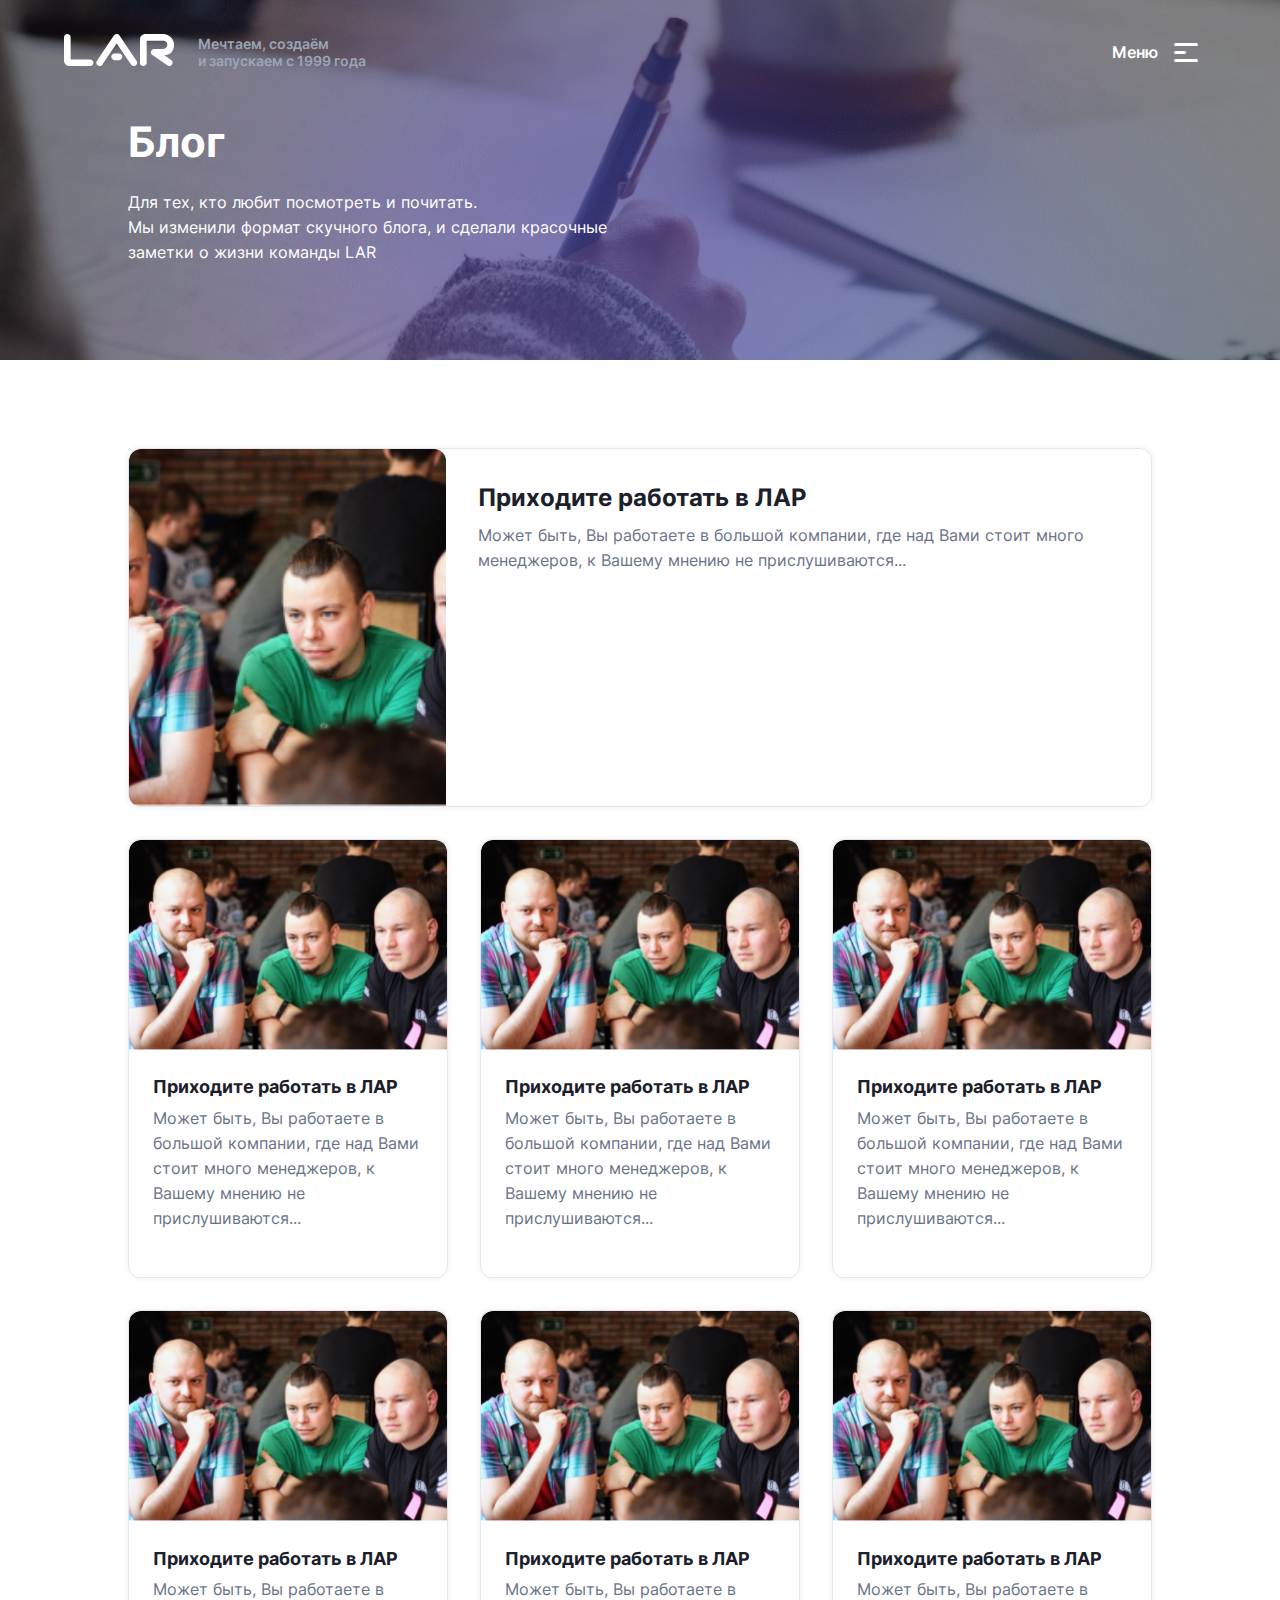
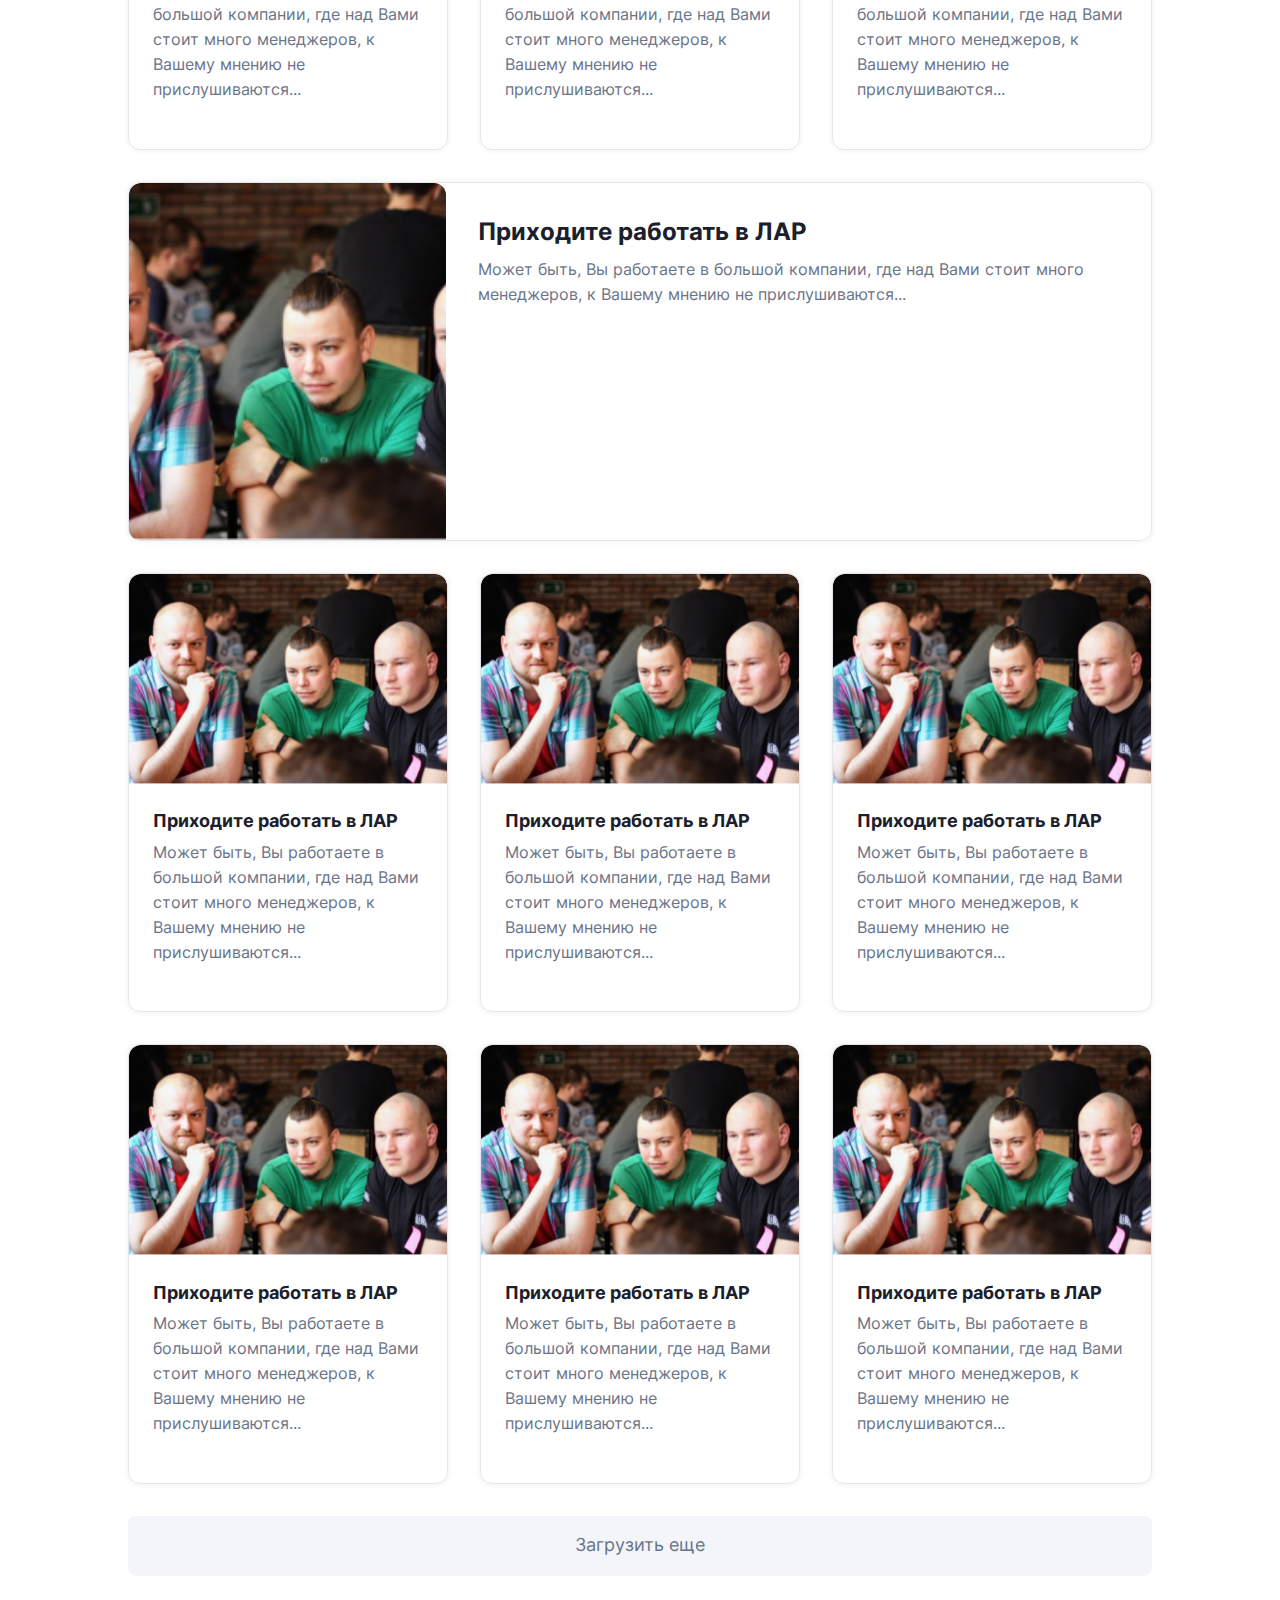
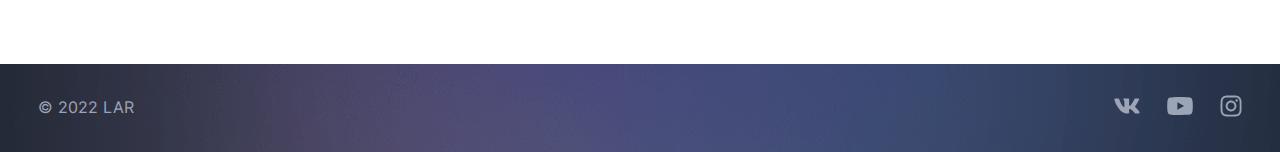
<file: blog.html>
<!DOCTYPE html>
<html lang="en">
<head>
  <meta charset="UTF-8">
  <meta http-equiv="X-UA-Compatible" content="IE=edge">
  <meta name="viewport" content="width=device-width, initial-scale=1.0">
  <title>LAR Блоги</title>
  <link rel="stylesheet" href="css/normalize.css">
  <link rel="stylesheet" href="css/style.css">
  <link rel="stylesheet" href="css/blog.css">
</head>
<body>
 
  <header class="header">
    <div class="header__wrapper">
      <div class="header__logo">
        <a href="index.html" class="header__link">
          <svg class="header__logo-icon"
            width="110"
            height="32"
            viewBox="0 0 110 32"
            fill="none"
            xmlns="http://www.w3.org/2000/svg"
          >
            <g clip-path="url(#clip0_1_561)">
              <path
                d="M26.169 25.4008H7.17392C6.9032 25.4008 6.63249 25.1736 6.63249 24.8556V3.31711C6.63249 1.45407 5.14356 0 3.33881 0C1.48893 0 0 1.49951 0 3.31711V26.8549C0 29.7176 2.30107 32.0805 5.18867 32.0805H26.169C28.0189 32.0805 29.4627 30.581 29.4627 28.7634C29.5078 26.9004 28.0189 25.4008 26.169 25.4008Z"
                fill="white"
              />
              <path
                d="M81.4396 0C78.3715 0 76.0253 2.31743 76.0253 5.22557V29.0815C76.0253 30.0812 76.5668 31.0354 77.424 31.5352C79.9958 33.0348 82.6578 31.2171 82.6578 28.7634V7.22492C82.6578 6.90684 82.8834 6.67964 83.4249 6.67964H99.2616C101.247 6.67964 103.367 8.22459 103.367 10.6329C103.367 13.2684 101.066 14.9042 99.2616 14.9042H90.1927C88.3428 14.9042 86.899 16.4037 86.899 18.2213C86.899 19.221 87.3051 20.1752 88.0721 20.766L103.232 31.3535C104.721 32.444 106.751 32.3077 107.834 30.8536C109.007 29.3087 108.737 26.9912 107.428 26.1733L100.164 21.084C106.075 21.084 110 17.5397 110 10.6329C110 5.18013 105.172 0 99.2616 0L81.4396 0Z"
                fill="white"
              />
              <path
                d="M72.6416 26.9912L55.3158 1.36318C54.7293 0.545267 53.7367 0.0454292 52.6538 0.0454292C51.4808 0.0454292 50.4881 0.636145 49.9016 1.54494L32.8466 26.9003C32.4406 27.5365 32.2601 28.2635 32.3052 29.0815C32.4857 30.6264 33.7039 31.8987 35.2831 32.0351C36.772 32.1714 37.9 31.308 38.6218 30.172L52.2027 9.90586C52.4283 9.58778 52.8794 9.58778 53.1051 9.90586L67.0016 30.4447C67.6784 31.5352 68.8967 32.2168 70.2954 31.9896C71.694 31.8079 72.8671 30.6719 73.0927 29.2632C73.2732 28.4453 73.0475 27.6274 72.6416 26.9912Z"
                fill="white"
              />
              <path
                d="M55.0902 19.4936H50.5332C48.7285 19.5391 47.2847 20.9931 47.2847 22.8107C47.2847 24.6283 48.7285 26.1278 50.5332 26.1278H55.0902C56.8499 26.0824 58.2937 24.6283 58.2937 22.8107C58.2937 20.9931 56.895 19.5391 55.0902 19.4936Z"
                fill="white"
              />
            </g>
            <defs>
              <clipPath id="clip0_1_561">
                <rect width="110" height="32" fill="white" />
              </clipPath>
            </defs>
          </svg>
        </a>
        <p class="header__slogan">Мечтаем, создаём <br>и запускаем с 1999 года</p>
      </div>
      <div class="header__navigation">
        <button class="header__button hero__button hide">Присоединиться к команде</button>
        <button class="header__menu">
          <span class="header__span">Меню</span>
          <svg class="header__menu-icon" width="40" height="40" viewbox="0 0 40 40" fill="none" xmlns="http://www.w3.org/2000/svg">
            <rect x="8" y="11" width="24" height="3" rx="1.5" fill="white"/>
            <rect x="8" y="19" width="12" height="3" rx="1.5" fill="white"/>
            <rect x="8" y="27" width="24" height="3" rx="1.5" fill="white"/>
            </svg>
        </button>
      </div>
    </div>

    <div class="nav hide">
      <div class="nav__header">
        <div class="nav__logo">
          <svg width="110" height="32" viewbox="0 0 110 32" fill="none" xmlns="http://www.w3.org/2000/svg">
            <g clip-path="url(#clip0_342_361)">
            <path d="M26.169 25.4008H7.17392C6.9032 25.4008 6.63249 25.1736 6.63249 24.8556V3.31711C6.63249 1.45407 5.14356 0 3.33881 0C1.48893 0 0 1.49951 0 3.31711V26.8549C0 29.7176 2.30107 32.0805 5.18867 32.0805H26.169C28.0189 32.0805 29.4627 30.581 29.4627 28.7634C29.5078 26.9004 28.0189 25.4008 26.169 25.4008Z" fill="#C51F43"/>
            <path d="M81.4397 0C78.3716 0 76.0254 2.31743 76.0254 5.22557V29.0815C76.0254 30.0812 76.5668 31.0354 77.4241 31.5352C79.9959 33.0348 82.6579 31.2171 82.6579 28.7634V7.22492C82.6579 6.90684 82.8835 6.67964 83.4249 6.67964H99.2616C101.247 6.67964 103.367 8.22459 103.367 10.6329C103.367 13.2684 101.066 14.9042 99.2616 14.9042H90.1928C88.3429 14.9042 86.8991 16.4037 86.8991 18.2213C86.8991 19.221 87.3051 20.1752 88.0721 20.766L103.232 31.3535C104.721 32.444 106.751 32.3077 107.834 30.8536C109.007 29.3087 108.737 26.9912 107.428 26.1733L100.164 21.084C106.075 21.084 110 17.5397 110 10.6329C110 5.18013 105.172 0 99.2616 0L81.4397 0Z" fill="#C51F43"/>
            <path d="M72.6416 26.9912L55.3158 1.36318C54.7294 0.545267 53.7367 0.0454292 52.6538 0.0454292C51.4808 0.0454292 50.4881 0.636145 49.9017 1.54494L32.8467 26.9003C32.4406 27.5365 32.2601 28.2635 32.3052 29.0815C32.4857 30.6264 33.7039 31.8987 35.2831 32.0351C36.772 32.1714 37.9 31.308 38.6219 30.172L52.2027 9.90586C52.4283 9.58778 52.8795 9.58778 53.1051 9.90586L67.0017 30.4447C67.6784 31.5352 68.8967 32.2168 70.2954 31.9896C71.6941 31.8079 72.8671 30.6719 73.0927 29.2632C73.2732 28.4453 73.0476 27.6274 72.6416 26.9912Z" fill="#C51F43"/>
            <path d="M55.0902 19.4936H50.5332C48.7285 19.5391 47.2847 20.9931 47.2847 22.8107C47.2847 24.6283 48.7285 26.1278 50.5332 26.1278H55.0902C56.8499 26.0824 58.2937 24.6283 58.2937 22.8107C58.2937 20.9931 56.895 19.5391 55.0902 19.4936Z" fill="#C51F43"/>
            </g>
            <defs>
            <clippath id="clip0_342_361">
            <rect width="110" height="32" fill="white"/>
            </clippath>
            </defs>
            </svg>
          <p class="nav__slogan">Мечтаем, создаём <br>и запускаем с 1999 года</p>
        </div>
        <button class="nav__menu">
          <span class="nav__span">Меню</span>
          <svg width="22" height="22" viewbox="0 0 22 22" fill="none" xmlns="http://www.w3.org/2000/svg">
            <rect y="19.7242" width="27.8941" height="3.21855" rx="1.60928" transform="rotate(-45 0 19.7242)" fill="#1B202B"/>
            <rect x="19.7241" y="22" width="27.8941" height="3.21855" rx="1.60928" transform="rotate(-135 19.7241 22)" fill="#1B202B"/>
            </svg>
        </button>
      </div>
        
      <div class="nav__main">
        <ul class="nav__list list-reset">
          <li class="nav__item">
            <a href="index.html#about-us" class="nav__link">О нас</a>
          </li>
          <li class="nav__item">
            <a href="index.html#LAR" class="nav__link">Почему LAR?</a>
          </li>
          <li class="nav__item">
            <a href="index.html#projects" class="nav__link">Проекты</a>
          </li>
          <li class="nav__item">
            <a href="index.html#benefits" class="nav__link">Как мы работаем</a>
          </li>
          <li class="nav__item">
            <a href="index.html#jobs" class="nav__link">Вакансии</a>
          </li>
          <li class="nav__item">
            <a href="index.html#blog" class="nav__link">Блог</a>
          </li>
          <li class="nav__item">
            <a href="index.html#contacts" class="nav__link">Связаться с нами</a>
          </li>
        </ul>
      </div>     
    </div>
  </header>

  <main class="main">
    <section class="hero-blog container">
      <h1 class="hero-blog__title">Блог</h1>
      <p class="hero-blog__descr">Для тех, кто любит посмотреть и почитать. <br>Мы изменили формат скучного блога, и сделали красочные заметки о жизни команды LAR</p>
    </section>

    <section class="blogs container">
      <ul class="blogs__list list-reset">
        <li class="blogs__item blogs__item--1 blogs__item--horizontal">
          <img class="blogs__image" src="img/preview-blog-image.jpg" alt="Приходите в ЛАР">
          <div class="blogs__descr">
            <div class="blogs__wrapper">
              <h5 class="blogs__title">Приходите работать в ЛАР</h5>
              <p class="blogs__text">Может быть, Вы работаете в большой компании, где над Вами стоит много менеджеров, к Вашему мнению не прислушиваются...</p>
            </div>
          </div>
        </li>
        <li class="blogs__item blogs__item--2">
          <img class="blogs__image" src="img/preview-blog-image.jpg" alt="Приходите в ЛАР">
          <div class="blogs__descr">
            <div class="blogs__wrapper">
              <h5 class="blogs__title">Приходите работать в ЛАР</h5>
              <p class="blogs__text">Может быть, Вы работаете в большой компании, где над Вами стоит много менеджеров, к Вашему мнению не прислушиваются...</p>
            </div>
          </div>
        </li>
        <li class="blogs__item blogs__item--3">
          <img class="blogs__image" src="img/preview-blog-image.jpg" alt="Приходите в ЛАР">
          <div class="blogs__descr">
            <div class="blogs__wrapper">
              <h5 class="blogs__title">Приходите работать в ЛАР</h5>
              <p class="blogs__text">Может быть, Вы работаете в большой компании, где над Вами стоит много менеджеров, к Вашему мнению не прислушиваются...</p>
            </div>
          </div>
        </li>
        <li class="blogs__item blogs__item--4">
          <img class="blogs__image" src="img/preview-blog-image.jpg" alt="Приходите в ЛАР">
          <div class="blogs__descr">
            <div class="blogs__wrapper">
              <h5 class="blogs__title">Приходите работать в ЛАР</h5>
              <p class="blogs__text">Может быть, Вы работаете в большой компании, где над Вами стоит много менеджеров, к Вашему мнению не прислушиваются...</p>
            </div>
          </div>
        </li>
        <li class="blogs__item blogs__item--5">
          <img class="blogs__image" src="img/preview-blog-image.jpg" alt="Приходите в ЛАР">
          <div class="blogs__descr">
            <div class="blogs__wrapper">
              <h5 class="blogs__title">Приходите работать в ЛАР</h5>
              <p class="blogs__text">Может быть, Вы работаете в большой компании, где над Вами стоит много менеджеров, к Вашему мнению не прислушиваются...</p>
            </div>
          </div>
        </li>
        <li class="blogs__item blogs__item--6">
          <img class="blogs__image" src="img/preview-blog-image.jpg" alt="Приходите в ЛАР">
          <div class="blogs__descr">
            <div class="blogs__wrapper">
              <h5 class="blogs__title">Приходите работать в ЛАР</h5>
              <p class="blogs__text">Может быть, Вы работаете в большой компании, где над Вами стоит много менеджеров, к Вашему мнению не прислушиваются...</p>
            </div>
          </div>
        </li>
        <li class="blogs__item blogs__item--7">
          <img class="blogs__image" src="img/preview-blog-image.jpg" alt="Приходите в ЛАР">
          <div class="blogs__descr">
            <div class="blogs__wrapper">
              <h5 class="blogs__title">Приходите работать в ЛАР</h5>
              <p class="blogs__text">Может быть, Вы работаете в большой компании, где над Вами стоит много менеджеров, к Вашему мнению не прислушиваются...</p>
            </div>
          </div>
        </li>

        <li class="blogs__item blogs__item--8 blogs__item--horizontal">
          <img class="blogs__image" src="img/preview-blog-image.jpg" alt="Приходите в ЛАР">
          <div class="blogs__descr">
            <div class="blogs__wrapper">
              <h5 class="blogs__title">Приходите работать в ЛАР</h5>
              <p class="blogs__text">Может быть, Вы работаете в большой компании, где над Вами стоит много менеджеров, к Вашему мнению не прислушиваются...</p>
            </div>
          </div>
        </li>
        <li class="blogs__item blogs__item--9">
          <img class="blogs__image" src="img/preview-blog-image.jpg" alt="Приходите в ЛАР">
          <div class="blogs__descr">
            <div class="blogs__wrapper">
              <h5 class="blogs__title">Приходите работать в ЛАР</h5>
              <p class="blogs__text">Может быть, Вы работаете в большой компании, где над Вами стоит много менеджеров, к Вашему мнению не прислушиваются...</p>
            </div>
          </div>
        </li>
        <li class="blogs__item blogs__item--10">
          <img class="blogs__image" src="img/preview-blog-image.jpg" alt="Приходите в ЛАР">
          <div class="blogs__descr">
            <div class="blogs__wrapper">
              <h5 class="blogs__title">Приходите работать в ЛАР</h5>
              <p class="blogs__text">Может быть, Вы работаете в большой компании, где над Вами стоит много менеджеров, к Вашему мнению не прислушиваются...</p>
            </div>
          </div>
        </li>
        <li class="blogs__item blogs__item--11">
          <img class="blogs__image" src="img/preview-blog-image.jpg" alt="Приходите в ЛАР">
          <div class="blogs__descr">
            <div class="blogs__wrapper">
              <h5 class="blogs__title">Приходите работать в ЛАР</h5>
              <p class="blogs__text">Может быть, Вы работаете в большой компании, где над Вами стоит много менеджеров, к Вашему мнению не прислушиваются...</p>
            </div>
          </div>
        </li>
        <li class="blogs__item blogs__item--12">
          <img class="blogs__image" src="img/preview-blog-image.jpg" alt="Приходите в ЛАР">
          <div class="blogs__descr">
            <div class="blogs__wrapper">
              <h5 class="blogs__title">Приходите работать в ЛАР</h5>
              <p class="blogs__text">Может быть, Вы работаете в большой компании, где над Вами стоит много менеджеров, к Вашему мнению не прислушиваются...</p>
            </div>
          </div>
        </li>
        <li class="blogs__item blogs__item--13">
          <img class="blogs__image" src="img/preview-blog-image.jpg" alt="Приходите в ЛАР">
          <div class="blogs__descr">
            <div class="blogs__wrapper">
              <h5 class="blogs__title">Приходите работать в ЛАР</h5>
              <p class="blogs__text">Может быть, Вы работаете в большой компании, где над Вами стоит много менеджеров, к Вашему мнению не прислушиваются...</p>
            </div>
          </div>
        </li>
        <li class="blogs__item blogs__item--14">
          <img class="blogs__image" src="img/preview-blog-image.jpg" alt="Приходите в ЛАР">
          <div class="blogs__descr">
            <div class="blogs__wrapper">
              <h5 class="blogs__title">Приходите работать в ЛАР</h5>
              <p class="blogs__text">Может быть, Вы работаете в большой компании, где над Вами стоит много менеджеров, к Вашему мнению не прислушиваются...</p>
            </div>
          </div>
        </li>
      </ul>
      <button class="blogs__button">Загрузить еще</button>
    </section>
  </main>

  <footer class="footer" id="contacts">
    <div class="footer__bottom">
      <span class="footer__copyright">© 2022 LAR</span>
      <ul class="footer__social list-reset">
        <li class="footer__item">
          <a href="https://vk.com/larteam">
            <svg class="footer__link" width="26" height="16" viewbox="0 0 26 16" fill="none" xmlns="http://www.w3.org/2000/svg">
              <path d="M25.0469 1.53125C24.9531 2 24.5781 2.76562 23.9219 3.82812C23.2969 4.89062 22.7188 5.82812 22.1875 6.64062C21.6562 7.42188 21.375 7.82812 21.3438 7.85938C21.1562 8.14062 21.0625 8.34375 21.0625 8.46875C21.0625 8.59375 21.1562 8.8125 21.3438 9.125C21.3438 9.125 21.4375 9.23438 21.625 9.45312C21.8438 9.67188 22.0938 9.92188 22.375 10.2031C22.6562 10.4844 22.9688 10.8125 23.3125 11.1875C23.6562 11.5625 23.9688 11.9375 24.25 12.3125C24.5625 12.6562 24.8281 13.0156 25.0469 13.3906C25.2969 13.7656 25.4688 14.0781 25.5625 14.3281C25.7812 15.1094 25.4688 15.5 24.625 15.5H21.8594C21.6406 15.5 21.4531 15.4688 21.2969 15.4062C21.1406 15.3438 20.9688 15.2344 20.7812 15.0781C20.5938 14.9219 20.4219 14.75 20.2656 14.5625C20.1094 14.375 19.875 14.1094 19.5625 13.7656C19.25 13.4219 18.9375 13.0938 18.625 12.7812C17.375 11.5938 16.4531 11 15.8594 11C15.4844 11 15.2656 11.1094 15.2031 11.3281C15.1406 11.5469 15.1094 12.1719 15.1094 13.2031C15.1406 13.7031 15.1562 14.1094 15.1562 14.4219C15.1562 14.7969 15.0312 15.0781 14.7812 15.2656C14.5312 15.4219 13.9844 15.5 13.1406 15.5C11.6719 15.5 10.1875 15.0625 8.6875 14.1875C7.1875 13.3125 5.875 12.0625 4.75 10.4375C3.6875 9 2.79688 7.57812 2.07812 6.17188C1.39062 4.73438 0.9375 3.64062 0.71875 2.89062C0.5 2.14062 0.390625 1.60938 0.390625 1.29688C0.390625 0.765625 0.703125 0.5 1.32812 0.5H4.09375C4.4375 0.5 4.6875 0.578125 4.84375 0.734375C5.03125 0.890625 5.1875 1.17188 5.3125 1.57812C5.96875 3.48438 6.76562 5.1875 7.70312 6.6875C8.67188 8.1875 9.40625 8.9375 9.90625 8.9375C10.0938 8.9375 10.2188 8.875 10.2812 8.75C10.375 8.59375 10.4219 8.3125 10.4219 7.90625V3.82812C10.3906 3.39062 10.3125 3.01562 10.1875 2.70312C10.0625 2.39062 9.9375 2.17188 9.8125 2.04688C9.6875 1.89062 9.5625 1.73438 9.4375 1.57812C9.34375 1.42188 9.29688 1.28125 9.29688 1.15625C9.29688 1.03125 9.32812 0.921875 9.39062 0.828125C9.45312 0.734375 9.53125 0.65625 9.625 0.59375C9.75 0.53125 9.875 0.5 10 0.5H14.3594C14.8594 0.5 15.1094 0.84375 15.1094 1.53125V6.96875C15.1094 7.5 15.25 7.76562 15.5312 7.76562C15.8438 7.76562 16.2812 7.48438 16.8438 6.92188C17.4375 6.26562 18.0156 5.46875 18.5781 4.53125C19.1406 3.59375 19.5625 2.8125 19.8438 2.1875L20.2656 1.29688C20.4844 0.765625 20.875 0.5 21.4375 0.5H24.2031C24.9531 0.5 25.2344 0.84375 25.0469 1.53125Z" fill="#9CA5B6"/>
              </svg>
          </a>
        </li>
        <li class="footer__item">
          <a href="https://youtu.be/PWdcLz5BOPg">
            <svg class="footer__link" width="26" height="18" viewbox="0 0 26 18" fill="none" xmlns="http://www.w3.org/2000/svg">
              <path d="M25.2812 2.8125C25.375 3.1875 25.4531 3.65625 25.5156 4.21875C25.6094 4.78125 25.6719 5.34375 25.7031 5.90625C25.7344 6.4375 25.75 6.9375 25.75 7.40625C25.7812 7.875 25.7969 8.26562 25.7969 8.57812V9C25.7969 11.8125 25.625 13.8906 25.2812 15.2344C25.125 15.7656 24.8438 16.2344 24.4375 16.6406C24.0312 17.0469 23.5469 17.3281 22.9844 17.4844C22.3906 17.6406 21.2656 17.7656 19.6094 17.8594C17.9531 17.9219 16.4375 17.9688 15.0625 18H13C7.65625 18 4.32812 17.8281 3.01562 17.4844C1.79688 17.1406 1.03125 16.3906 0.71875 15.2344C0.5625 14.6406 0.4375 13.8281 0.34375 12.7969C0.28125 11.7344 0.234375 10.8438 0.203125 10.125V9C0.203125 6.21875 0.375 4.15625 0.71875 2.8125C0.875 2.25 1.15625 1.76562 1.5625 1.35938C1.96875 0.953125 2.45312 0.671875 3.01562 0.515625C3.60938 0.359375 4.73438 0.25 6.39062 0.1875C8.04688 0.09375 9.5625 0.03125 10.9375 0H13C18.3438 0 21.6719 0.171875 22.9844 0.515625C23.5469 0.671875 24.0312 0.953125 24.4375 1.35938C24.8438 1.76562 25.125 2.25 25.2812 2.8125ZM10.375 12.8438L17.0781 9L10.375 5.20312V12.8438Z" fill="#9CA5B6"/>
              </svg>
          </a>
        </li>
        <li class="footer__item">
          <a href="#">
            <svg class="footer__link" width="22" height="22" viewbox="0 0 22 22" fill="none" xmlns="http://www.w3.org/2000/svg">
              <path d="M7.20312 7.20312C8.26562 6.14062 9.54688 5.60938 11.0469 5.60938C12.5469 5.60938 13.8125 6.14062 14.8438 7.20312C15.9062 8.23438 16.4375 9.5 16.4375 11C16.4375 12.5 15.9062 13.7812 14.8438 14.8438C13.8125 15.875 12.5469 16.3906 11.0469 16.3906C9.54688 16.3906 8.26562 15.875 7.20312 14.8438C6.17188 13.7812 5.65625 12.5 5.65625 11C5.65625 9.5 6.17188 8.23438 7.20312 7.20312ZM8.5625 13.4844C9.25 14.1719 10.0781 14.5156 11.0469 14.5156C12.0156 14.5156 12.8438 14.1719 13.5312 13.4844C14.2188 12.7969 14.5625 11.9688 14.5625 11C14.5625 10.0312 14.2188 9.20312 13.5312 8.51562C12.8438 7.82812 12.0156 7.48438 11.0469 7.48438C10.0781 7.48438 9.25 7.82812 8.5625 8.51562C7.875 9.20312 7.53125 10.0312 7.53125 11C7.53125 11.9688 7.875 12.7969 8.5625 13.4844ZM17.5156 4.53125C17.7656 4.75 17.8906 5.03125 17.8906 5.375C17.8906 5.71875 17.7656 6.01562 17.5156 6.26562C17.2969 6.51562 17.0156 6.64062 16.6719 6.64062C16.3281 6.64062 16.0312 6.51562 15.7812 6.26562C15.5312 6.01562 15.4062 5.71875 15.4062 5.375C15.4062 5.03125 15.5312 4.75 15.7812 4.53125C16.0312 4.28125 16.3281 4.15625 16.6719 4.15625C17.0156 4.15625 17.2969 4.28125 17.5156 4.53125ZM21.5 6.6875C21.5312 7.53125 21.5469 8.96875 21.5469 11C21.5469 13.0312 21.5312 14.4688 21.5 15.3125C21.4062 17.2188 20.8281 18.7031 19.7656 19.7656C18.7344 20.7969 17.2656 21.3438 15.3594 21.4062C14.5156 21.4688 13.0781 21.5 11.0469 21.5C9.01562 21.5 7.57812 21.4688 6.73438 21.4062C4.82812 21.3125 3.35938 20.75 2.32812 19.7188C1.92188 19.3438 1.59375 18.9062 1.34375 18.4062C1.09375 17.9062 0.90625 17.4219 0.78125 16.9531C0.6875 16.4844 0.640625 15.9375 0.640625 15.3125C0.578125 14.4688 0.546875 13.0312 0.546875 11C0.546875 8.96875 0.578125 7.51562 0.640625 6.64062C0.734375 4.76562 1.29688 3.3125 2.32812 2.28125C3.35938 1.21875 4.82812 0.640625 6.73438 0.546875C7.57812 0.515625 9.01562 0.5 11.0469 0.5C13.0781 0.5 14.5156 0.515625 15.3594 0.546875C17.2656 0.640625 18.7344 1.21875 19.7656 2.28125C20.8281 3.3125 21.4062 4.78125 21.5 6.6875ZM19.25 17.1875C19.3438 16.9375 19.4219 16.625 19.4844 16.25C19.5469 15.8438 19.5938 15.375 19.625 14.8438C19.6562 14.2812 19.6719 13.8281 19.6719 13.4844C19.6719 13.1406 19.6719 12.6562 19.6719 12.0312C19.6719 11.4062 19.6719 11.0625 19.6719 11C19.6719 10.9062 19.6719 10.5625 19.6719 9.96875C19.6719 9.34375 19.6719 8.85938 19.6719 8.51562C19.6719 8.17188 19.6562 7.73438 19.625 7.20312C19.5938 6.64062 19.5469 6.17188 19.4844 5.79688C19.4219 5.39062 19.3438 5.0625 19.25 4.8125C18.875 3.84375 18.2031 3.17188 17.2344 2.79688C16.9844 2.70312 16.6562 2.625 16.25 2.5625C15.875 2.5 15.4062 2.45313 14.8438 2.42188C14.3125 2.39062 13.875 2.375 13.5312 2.375C13.2188 2.375 12.7344 2.375 12.0781 2.375C11.4531 2.375 11.1094 2.375 11.0469 2.375C10.9844 2.375 10.6406 2.375 10.0156 2.375C9.39062 2.375 8.90625 2.375 8.5625 2.375C8.21875 2.375 7.76562 2.39062 7.20312 2.42188C6.67188 2.45313 6.20312 2.5 5.79688 2.5625C5.42188 2.625 5.10938 2.70312 4.85938 2.79688C3.89062 3.17188 3.21875 3.84375 2.84375 4.8125C2.75 5.0625 2.67188 5.39062 2.60938 5.79688C2.54688 6.17188 2.5 6.64062 2.46875 7.20312C2.4375 7.73438 2.42188 8.17188 2.42188 8.51562C2.42188 8.82812 2.42188 9.3125 2.42188 9.96875C2.42188 10.5938 2.42188 10.9375 2.42188 11C2.42188 11.125 2.42188 11.4219 2.42188 11.8906C2.42188 12.3281 2.42188 12.7031 2.42188 13.0156C2.42188 13.2969 2.42188 13.6719 2.42188 14.1406C2.45312 14.6094 2.48438 15.0156 2.51562 15.3594C2.54688 15.6719 2.59375 16 2.65625 16.3438C2.71875 16.6875 2.78125 16.9688 2.84375 17.1875C3.25 18.1562 3.92188 18.8281 4.85938 19.2031C5.10938 19.2969 5.42188 19.375 5.79688 19.4375C6.20312 19.5 6.67188 19.5469 7.20312 19.5781C7.76562 19.6094 8.20312 19.625 8.51562 19.625C8.85938 19.625 9.34375 19.625 9.96875 19.625C10.625 19.625 10.9844 19.625 11.0469 19.625C11.1406 19.625 11.4844 19.625 12.0781 19.625C12.7031 19.625 13.1875 19.625 13.5312 19.625C13.875 19.625 14.3125 19.6094 14.8438 19.5781C15.4062 19.5469 15.875 19.5 16.25 19.4375C16.6562 19.375 16.9844 19.2969 17.2344 19.2031C18.2031 18.7969 18.875 18.125 19.25 17.1875Z" fill="#9CA5B6"/>
              </svg>
          </a>
        </li>
      </ul>
    </div>
  </footer>
  
  <script src="js/main.js"></script>
</body>
</html>
</file>
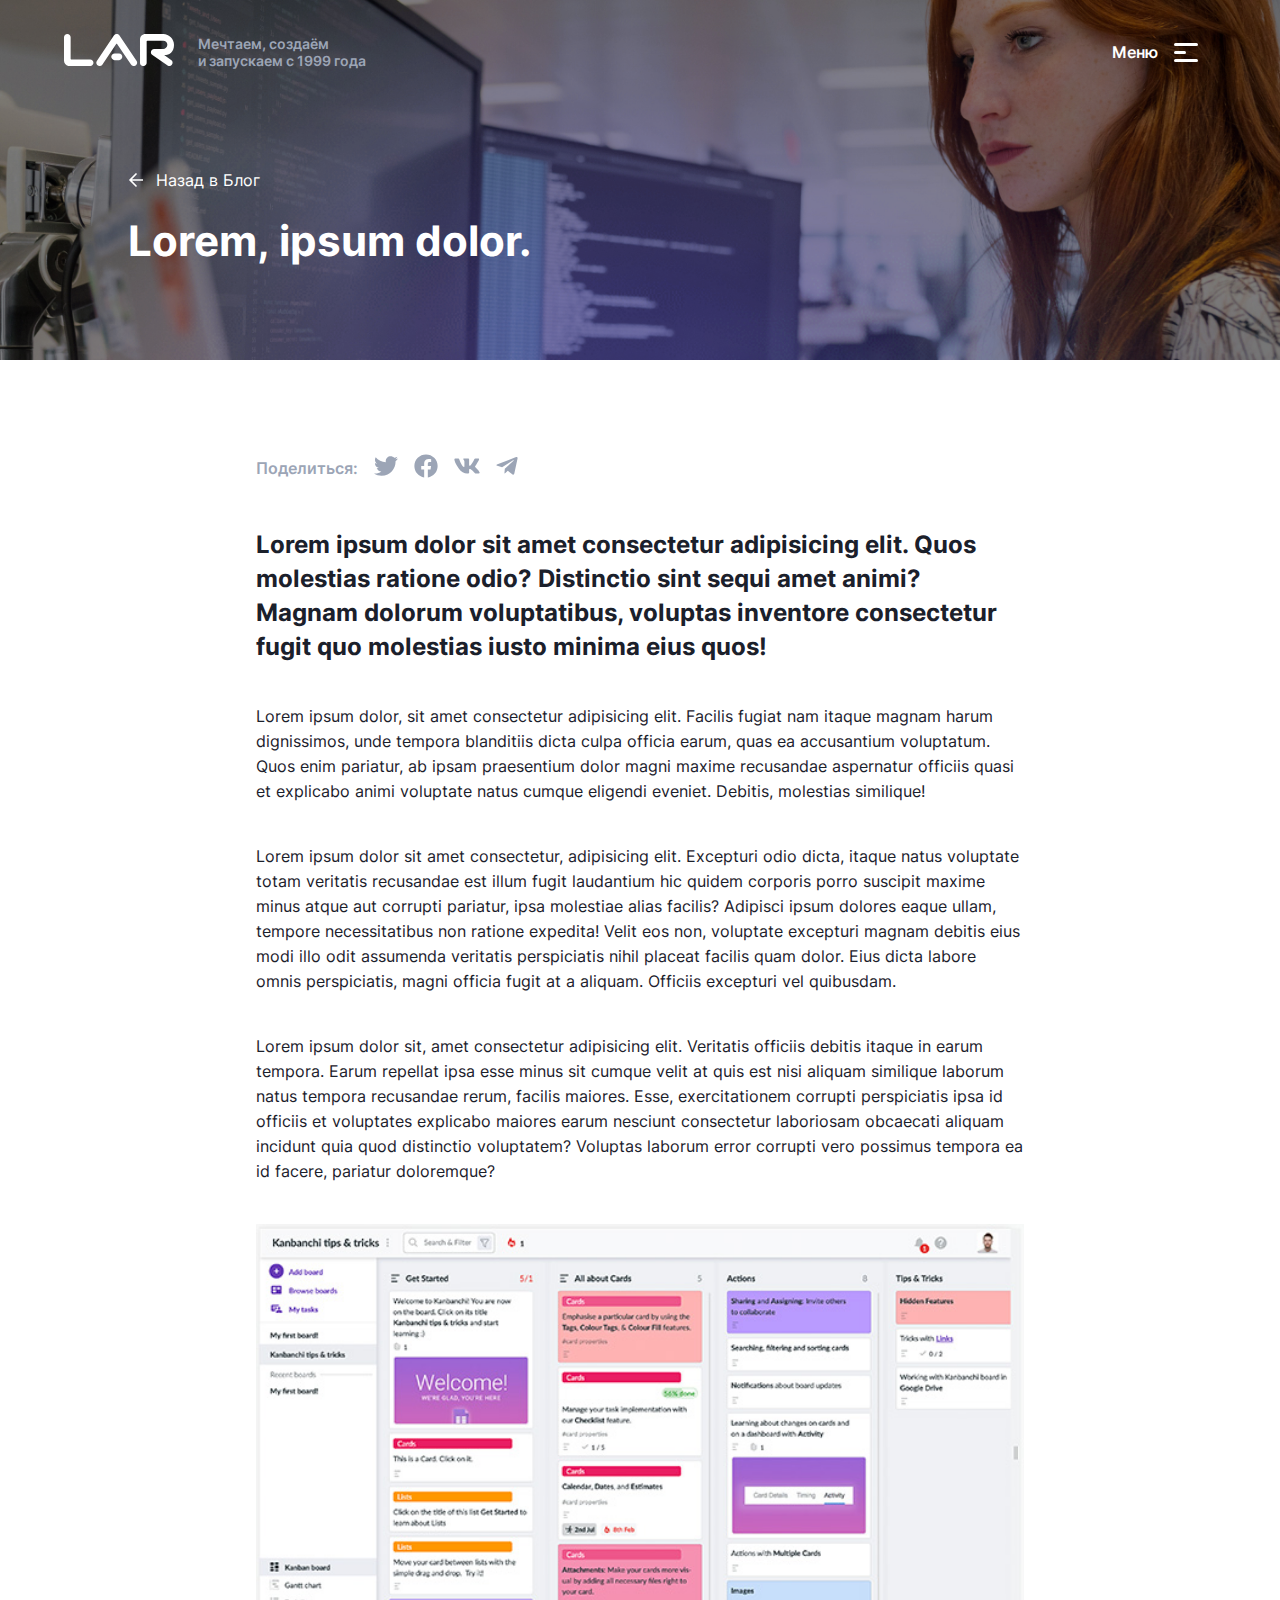
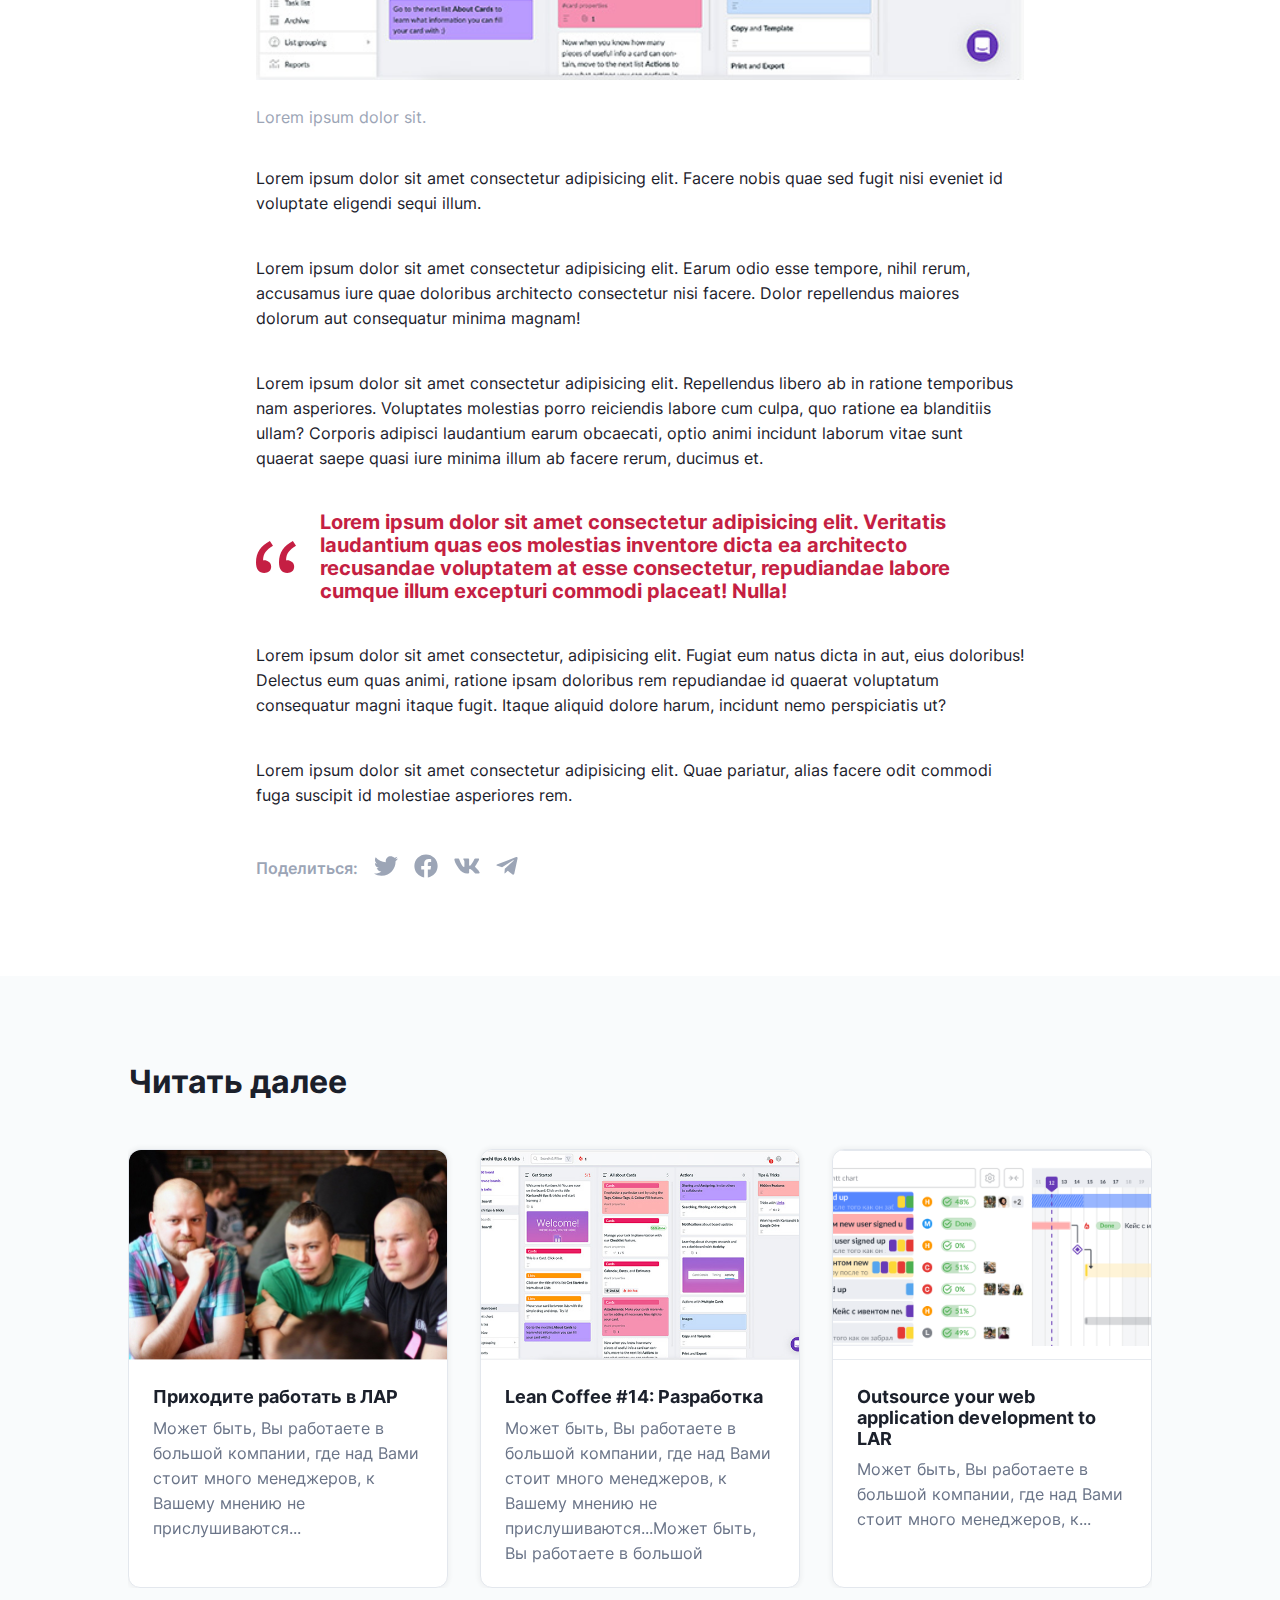
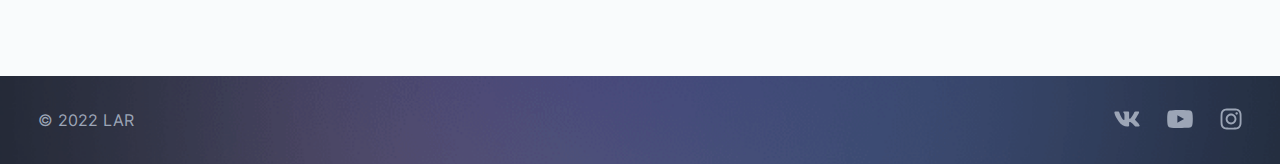
<file: post.html>
<!DOCTYPE html>
<html lang="en">
<head>
  <meta charset="UTF-8">
  <meta http-equiv="X-UA-Compatible" content="IE=edge">
  <meta name="viewport" content="width=device-width, initial-scale=1.0">
  <title>LAR Пост</title>
  <link rel="stylesheet" href="css/normalize.css">
  <link rel="stylesheet" href="css/style.css">
  <link rel="stylesheet" href="css/post.css">
  <link rel="stylesheet" href="https://unpkg.com/swiper@8/swiper-bundle.min.css"/>
</head>
<body>
  <header class="header">
    <div class="header__wrapper">
      <div class="header__logo">
        <a href="index.html" class="header__link">
          <svg class="header__logo-icon"
            width="110"
            height="32"
            viewBox="0 0 110 32"
            fill="none"
            xmlns="http://www.w3.org/2000/svg"
          >
            <g clip-path="url(#clip0_1_561)">
              <path
                d="M26.169 25.4008H7.17392C6.9032 25.4008 6.63249 25.1736 6.63249 24.8556V3.31711C6.63249 1.45407 5.14356 0 3.33881 0C1.48893 0 0 1.49951 0 3.31711V26.8549C0 29.7176 2.30107 32.0805 5.18867 32.0805H26.169C28.0189 32.0805 29.4627 30.581 29.4627 28.7634C29.5078 26.9004 28.0189 25.4008 26.169 25.4008Z"
                fill="white"
              />
              <path
                d="M81.4396 0C78.3715 0 76.0253 2.31743 76.0253 5.22557V29.0815C76.0253 30.0812 76.5668 31.0354 77.424 31.5352C79.9958 33.0348 82.6578 31.2171 82.6578 28.7634V7.22492C82.6578 6.90684 82.8834 6.67964 83.4249 6.67964H99.2616C101.247 6.67964 103.367 8.22459 103.367 10.6329C103.367 13.2684 101.066 14.9042 99.2616 14.9042H90.1927C88.3428 14.9042 86.899 16.4037 86.899 18.2213C86.899 19.221 87.3051 20.1752 88.0721 20.766L103.232 31.3535C104.721 32.444 106.751 32.3077 107.834 30.8536C109.007 29.3087 108.737 26.9912 107.428 26.1733L100.164 21.084C106.075 21.084 110 17.5397 110 10.6329C110 5.18013 105.172 0 99.2616 0L81.4396 0Z"
                fill="white"
              />
              <path
                d="M72.6416 26.9912L55.3158 1.36318C54.7293 0.545267 53.7367 0.0454292 52.6538 0.0454292C51.4808 0.0454292 50.4881 0.636145 49.9016 1.54494L32.8466 26.9003C32.4406 27.5365 32.2601 28.2635 32.3052 29.0815C32.4857 30.6264 33.7039 31.8987 35.2831 32.0351C36.772 32.1714 37.9 31.308 38.6218 30.172L52.2027 9.90586C52.4283 9.58778 52.8794 9.58778 53.1051 9.90586L67.0016 30.4447C67.6784 31.5352 68.8967 32.2168 70.2954 31.9896C71.694 31.8079 72.8671 30.6719 73.0927 29.2632C73.2732 28.4453 73.0475 27.6274 72.6416 26.9912Z"
                fill="white"
              />
              <path
                d="M55.0902 19.4936H50.5332C48.7285 19.5391 47.2847 20.9931 47.2847 22.8107C47.2847 24.6283 48.7285 26.1278 50.5332 26.1278H55.0902C56.8499 26.0824 58.2937 24.6283 58.2937 22.8107C58.2937 20.9931 56.895 19.5391 55.0902 19.4936Z"
                fill="white"
              />
            </g>
            <defs>
              <clipPath id="clip0_1_561">
                <rect width="110" height="32" fill="white" />
              </clipPath>
            </defs>
          </svg>
        </a>
        <p class="header__slogan">Мечтаем, создаём <br>и запускаем с 1999 года</p>
      </div>
      <div class="header__navigation">
        <button class="header__button hero__button hide">Присоединиться к команде</button>
        <button class="header__menu">
          <span class="header__span">Меню</span>
          <svg class="header__menu-icon" width="40" height="40" viewbox="0 0 40 40" fill="none" xmlns="http://www.w3.org/2000/svg">
            <rect x="8" y="11" width="24" height="3" rx="1.5" fill="white"/>
            <rect x="8" y="19" width="12" height="3" rx="1.5" fill="white"/>
            <rect x="8" y="27" width="24" height="3" rx="1.5" fill="white"/>
            </svg>
        </button>
      </div>
    </div>

    <div class="nav hide">
      <div class="nav__header">
        <div class="nav__logo">
          <svg width="110" height="32" viewbox="0 0 110 32" fill="none" xmlns="http://www.w3.org/2000/svg">
            <g clip-path="url(#clip0_342_361)">
            <path d="M26.169 25.4008H7.17392C6.9032 25.4008 6.63249 25.1736 6.63249 24.8556V3.31711C6.63249 1.45407 5.14356 0 3.33881 0C1.48893 0 0 1.49951 0 3.31711V26.8549C0 29.7176 2.30107 32.0805 5.18867 32.0805H26.169C28.0189 32.0805 29.4627 30.581 29.4627 28.7634C29.5078 26.9004 28.0189 25.4008 26.169 25.4008Z" fill="#C51F43"/>
            <path d="M81.4397 0C78.3716 0 76.0254 2.31743 76.0254 5.22557V29.0815C76.0254 30.0812 76.5668 31.0354 77.4241 31.5352C79.9959 33.0348 82.6579 31.2171 82.6579 28.7634V7.22492C82.6579 6.90684 82.8835 6.67964 83.4249 6.67964H99.2616C101.247 6.67964 103.367 8.22459 103.367 10.6329C103.367 13.2684 101.066 14.9042 99.2616 14.9042H90.1928C88.3429 14.9042 86.8991 16.4037 86.8991 18.2213C86.8991 19.221 87.3051 20.1752 88.0721 20.766L103.232 31.3535C104.721 32.444 106.751 32.3077 107.834 30.8536C109.007 29.3087 108.737 26.9912 107.428 26.1733L100.164 21.084C106.075 21.084 110 17.5397 110 10.6329C110 5.18013 105.172 0 99.2616 0L81.4397 0Z" fill="#C51F43"/>
            <path d="M72.6416 26.9912L55.3158 1.36318C54.7294 0.545267 53.7367 0.0454292 52.6538 0.0454292C51.4808 0.0454292 50.4881 0.636145 49.9017 1.54494L32.8467 26.9003C32.4406 27.5365 32.2601 28.2635 32.3052 29.0815C32.4857 30.6264 33.7039 31.8987 35.2831 32.0351C36.772 32.1714 37.9 31.308 38.6219 30.172L52.2027 9.90586C52.4283 9.58778 52.8795 9.58778 53.1051 9.90586L67.0017 30.4447C67.6784 31.5352 68.8967 32.2168 70.2954 31.9896C71.6941 31.8079 72.8671 30.6719 73.0927 29.2632C73.2732 28.4453 73.0476 27.6274 72.6416 26.9912Z" fill="#C51F43"/>
            <path d="M55.0902 19.4936H50.5332C48.7285 19.5391 47.2847 20.9931 47.2847 22.8107C47.2847 24.6283 48.7285 26.1278 50.5332 26.1278H55.0902C56.8499 26.0824 58.2937 24.6283 58.2937 22.8107C58.2937 20.9931 56.895 19.5391 55.0902 19.4936Z" fill="#C51F43"/>
            </g>
            <defs>
            <clippath id="clip0_342_361">
            <rect width="110" height="32" fill="white"/>
            </clippath>
            </defs>
            </svg>
          <p class="nav__slogan">Мечтаем, создаём <br>и запускаем с 1999 года</p>
        </div>
        <button class="nav__menu">
          <span class="nav__span">Меню</span>
          <svg width="22" height="22" viewbox="0 0 22 22" fill="none" xmlns="http://www.w3.org/2000/svg">
            <rect y="19.7242" width="27.8941" height="3.21855" rx="1.60928" transform="rotate(-45 0 19.7242)" fill="#1B202B"/>
            <rect x="19.7241" y="22" width="27.8941" height="3.21855" rx="1.60928" transform="rotate(-135 19.7241 22)" fill="#1B202B"/>
            </svg>
        </button>
      </div>
        
      <div class="nav__main">
        <ul class="nav__list list-reset">
          <li class="nav__item">
            <a href="index.html#about-us" class="nav__link">О нас</a>
          </li>
          <li class="nav__item">
            <a href="index.html#LAR" class="nav__link">Почему LAR?</a>
          </li>
          <li class="nav__item">
            <a href="index.html#projects" class="nav__link">Проекты</a>
          </li>
          <li class="nav__item">
            <a href="index.html#benefits" class="nav__link">Как мы работаем</a>
          </li>
          <li class="nav__item">
            <a href="index.html#jobs" class="nav__link">Вакансии</a>
          </li>
          <li class="nav__item">
            <a href="index.html#blog" class="nav__link">Блог</a>
          </li>
          <li class="nav__item">
            <a href="index.html#contacts" class="nav__link">Связаться с нами</a>
          </li>
        </ul>
      </div>     
    </div>
  </header>

  <main class="main">
    <section class="hero-post container">
      <a href="blog.html" class="hero-post__link">
        <svg class="hero-post__svg" width="16" height="16" viewbox="0 0 16 16" fill="none" xmlns="http://www.w3.org/2000/svg">
          <path d="M8.21875 14.8125C8.03125 14.9792 7.85417 14.9792 7.6875 14.8125L1.15625 8.25C0.96875 8.08333 0.96875 7.91667 1.15625 7.75L7.6875 1.1875C7.85417 1.02083 8.03125 1.02083 8.21875 1.1875L8.84375 1.8125C9.01042 1.97917 9.01042 2.15625 8.84375 2.34375L4 7.1875H14.6562C14.9062 7.1875 15.0312 7.3125 15.0312 7.5625V8.4375C15.0312 8.6875 14.9062 8.8125 14.6562 8.8125H4L8.84375 13.6562C9.01042 13.8438 9.01042 14.0208 8.84375 14.1875L8.21875 14.8125Z" fill="white"/>
          </svg>          
        Назад в Блог
      </a>
      <h1 class="hero-post__title">Lorem, ipsum dolor.</h1>
    </section>
    
    <section class="posts container container-post">
      <div class="posts__share share">
        <h6 class="share__title">Поделиться:</h6>
        <ul class="share__list list-reset">
          <li class="share__item">
            <a href="#" class="share__link share__link--twitter">
              <svg width="24" height="20" viewbox="0 0 24 20" fill="none" xmlns="http://www.w3.org/2000/svg">
                <path d="M21.5156 5.125C21.5469 5.25 21.5625 5.45312 21.5625 5.73438C21.5625 7.39062 21.25 9.04688 20.625 10.7031C20 12.3281 19.1094 13.8281 17.9531 15.2031C16.8281 16.5469 15.3594 17.6406 13.5469 18.4844C11.7344 19.3281 9.73438 19.75 7.54688 19.75C4.79688 19.75 2.28125 19.0156 0 17.5469C0.34375 17.5781 0.734375 17.5938 1.17188 17.5938C3.45312 17.5938 5.5 16.8906 7.3125 15.4844C6.21875 15.4844 5.25 15.1719 4.40625 14.5469C3.59375 13.8906 3.03125 13.0781 2.71875 12.1094C3.03125 12.1406 3.32812 12.1562 3.60938 12.1562C4.04688 12.1562 4.48438 12.1094 4.92188 12.0156C4.17188 11.8594 3.5 11.5469 2.90625 11.0781C2.3125 10.6094 1.84375 10.0469 1.5 9.39062C1.15625 8.70312 0.984375 7.96875 0.984375 7.1875V7.09375C1.67188 7.5 2.40625 7.71875 3.1875 7.75C1.71875 6.75 0.984375 5.375 0.984375 3.625C0.984375 2.75 1.21875 1.92188 1.6875 1.14062C2.90625 2.67188 4.39062 3.89062 6.14062 4.79688C7.92188 5.70312 9.8125 6.20312 11.8125 6.29688C11.75 5.92188 11.7188 5.54688 11.7188 5.17188C11.7188 3.82812 12.1875 2.67188 13.125 1.70312C14.0938 0.734375 15.25 0.25 16.5938 0.25C18.0312 0.25 19.2344 0.765625 20.2031 1.79688C21.3281 1.57812 22.375 1.1875 23.3438 0.625C22.9688 1.78125 22.25 2.6875 21.1875 3.34375C22.125 3.21875 23.0625 2.95312 24 2.54688C23.3125 3.54688 22.4844 4.40625 21.5156 5.125Z" fill="#9CA5B6"/>
                </svg> 
            </a>
          </li>
          <li class="share__item">
            <a href="#" class="share__link share__link--facebook">
              <svg width="24" height="24" viewbox="0 0 24 24" fill="none" xmlns="http://www.w3.org/2000/svg">
                <path d="M23.625 12C23.625 14.875 22.6875 17.4062 20.8125 19.5938C18.9375 21.75 16.6094 23.0469 13.8281 23.4844V15.375H16.5469L17.0625 12H13.8281V9.79688C13.8281 8.60938 14.4531 8.01562 15.7031 8.01562H17.1562V5.15625C16.2812 5 15.4219 4.92188 14.5781 4.92188C13.6719 4.92188 12.8906 5.09375 12.2344 5.4375C11.6094 5.78125 11.1094 6.29688 10.7344 6.98438C10.3594 7.67188 10.1719 8.48438 10.1719 9.42188V12H7.21875V15.375H10.1719V23.4844C7.39062 23.0469 5.0625 21.75 3.1875 19.5938C1.3125 17.4062 0.375 14.875 0.375 12C0.375 8.78125 1.5 6.04688 3.75 3.79688C6.03125 1.51562 8.78125 0.375 12 0.375C15.2188 0.375 17.9531 1.51562 20.2031 3.79688C22.4844 6.04688 23.625 8.78125 23.625 12Z" fill="#9CA5B6"/>
                </svg>
            </a>
          </li>
          <li class="share__item">
            <a href="#" class="share__link share__link--vk">
              <svg width="26" height="16" viewbox="0 0 26 16" fill="none" xmlns="http://www.w3.org/2000/svg">
                <path d="M25.0469 1.53125C24.9531 2 24.5781 2.76562 23.9219 3.82812C23.2969 4.89062 22.7188 5.82812 22.1875 6.64062C21.6562 7.42188 21.375 7.82812 21.3438 7.85938C21.1562 8.14062 21.0625 8.34375 21.0625 8.46875C21.0625 8.59375 21.1562 8.8125 21.3438 9.125C21.3438 9.125 21.4375 9.23438 21.625 9.45312C21.8438 9.67188 22.0938 9.92188 22.375 10.2031C22.6562 10.4844 22.9688 10.8125 23.3125 11.1875C23.6562 11.5625 23.9688 11.9375 24.25 12.3125C24.5625 12.6562 24.8281 13.0156 25.0469 13.3906C25.2969 13.7656 25.4688 14.0781 25.5625 14.3281C25.7812 15.1094 25.4688 15.5 24.625 15.5H21.8594C21.6406 15.5 21.4531 15.4688 21.2969 15.4062C21.1406 15.3438 20.9688 15.2344 20.7812 15.0781C20.5938 14.9219 20.4219 14.75 20.2656 14.5625C20.1094 14.375 19.875 14.1094 19.5625 13.7656C19.25 13.4219 18.9375 13.0938 18.625 12.7812C17.375 11.5938 16.4531 11 15.8594 11C15.4844 11 15.2656 11.1094 15.2031 11.3281C15.1406 11.5469 15.1094 12.1719 15.1094 13.2031C15.1406 13.7031 15.1562 14.1094 15.1562 14.4219C15.1562 14.7969 15.0312 15.0781 14.7812 15.2656C14.5312 15.4219 13.9844 15.5 13.1406 15.5C11.6719 15.5 10.1875 15.0625 8.6875 14.1875C7.1875 13.3125 5.875 12.0625 4.75 10.4375C3.6875 9 2.79688 7.57812 2.07812 6.17188C1.39062 4.73438 0.9375 3.64062 0.71875 2.89062C0.5 2.14062 0.390625 1.60938 0.390625 1.29688C0.390625 0.765625 0.703125 0.5 1.32812 0.5H4.09375C4.4375 0.5 4.6875 0.578125 4.84375 0.734375C5.03125 0.890625 5.1875 1.17188 5.3125 1.57812C5.96875 3.48438 6.76562 5.1875 7.70312 6.6875C8.67188 8.1875 9.40625 8.9375 9.90625 8.9375C10.0938 8.9375 10.2188 8.875 10.2812 8.75C10.375 8.59375 10.4219 8.3125 10.4219 7.90625V3.82812C10.3906 3.39062 10.3125 3.01562 10.1875 2.70312C10.0625 2.39062 9.9375 2.17188 9.8125 2.04688C9.6875 1.89062 9.5625 1.73438 9.4375 1.57812C9.34375 1.42188 9.29688 1.28125 9.29688 1.15625C9.29688 1.03125 9.32812 0.921875 9.39062 0.828125C9.45312 0.734375 9.53125 0.65625 9.625 0.59375C9.75 0.53125 9.875 0.5 10 0.5H14.3594C14.8594 0.5 15.1094 0.84375 15.1094 1.53125V6.96875C15.1094 7.5 15.25 7.76562 15.5312 7.76562C15.8438 7.76562 16.2812 7.48438 16.8438 6.92188C17.4375 6.26562 18.0156 5.46875 18.5781 4.53125C19.1406 3.59375 19.5625 2.8125 19.8438 2.1875L20.2656 1.29688C20.4844 0.765625 20.875 0.5 21.4375 0.5H24.2031C24.9531 0.5 25.2344 0.84375 25.0469 1.53125Z" fill="#9CA5B6"/>
                </svg>
            </a>
          </li>
          <li class="share__item">
            <a href="#" class="share__link share__link--telegram">
              <svg width="22" height="20" viewbox="0 0 22 20" fill="none" xmlns="http://www.w3.org/2000/svg">
                <path d="M21.5 2.64062L18.3125 17.5469C18.0625 18.6094 17.4844 18.8906 16.5781 18.3906L11.75 14.8281L9.40625 17.0781C9.09375 17.3906 8.76562 17.5469 8.42188 17.5469L8.79688 12.625L17.75 4.5625C17.9688 4.34375 17.9688 4.21875 17.75 4.1875C17.5625 4.125 17.3594 4.17188 17.1406 4.32812L6.07812 11.3125L1.29688 9.8125C0.765625 9.65625 0.515625 9.42188 0.546875 9.10938C0.578125 8.79688 0.90625 8.53125 1.53125 8.3125L20.1406 1.09375C20.6094 0.9375 20.9844 1 21.2656 1.28125C21.5469 1.53125 21.625 1.98438 21.5 2.64062Z" fill="#9CA5B6"/>
                </svg>
            </a>
          </li>
        </ul>
      </div>
      <h3 class="posts__title">Lorem ipsum dolor sit amet consectetur adipisicing elit. Quos molestias ratione odio? Distinctio sint sequi amet animi? Magnam dolorum voluptatibus, voluptas inventore consectetur fugit quo molestias iusto minima eius quos!</h3>
      <p class="posts__text">Lorem ipsum dolor, sit amet consectetur adipisicing elit. Facilis fugiat nam itaque magnam harum dignissimos, unde tempora blanditiis dicta culpa officia earum, quas ea accusantium voluptatum. Quos enim pariatur, ab ipsam praesentium dolor magni maxime recusandae aspernatur officiis quasi et explicabo animi voluptate natus cumque eligendi eveniet. Debitis, molestias similique!</p>
      <p class="posts__text">Lorem ipsum dolor sit amet consectetur, adipisicing elit. Excepturi odio dicta, itaque natus voluptate totam veritatis recusandae est illum fugit laudantium hic quidem corporis porro suscipit maxime minus atque aut corrupti pariatur, ipsa molestiae alias facilis? Adipisci ipsum dolores eaque ullam, tempore necessitatibus non ratione expedita! Velit eos non, voluptate excepturi magnam debitis eius modi illo odit assumenda veritatis perspiciatis nihil placeat facilis quam dolor. Eius dicta labore omnis perspiciatis, magni officia fugit at a aliquam. Officiis excepturi vel quibusdam.</p>
      <p class="posts__text">Lorem ipsum dolor sit, amet consectetur adipisicing elit. Veritatis officiis debitis itaque in earum tempora. Earum repellat ipsa esse minus sit cumque velit at quis est nisi aliquam similique laborum natus tempora recusandae rerum, facilis maiores. Esse, exercitationem corrupti perspiciatis ipsa id officiis et voluptates explicabo maiores earum nesciunt consectetur laboriosam obcaecati aliquam incidunt quia quod distinctio voluptatem? Voluptas laborum error corrupti vero possimus tempora ea id facere, pariatur doloremque?</p>
      <figure class="posts__image">
        <img src="img/kanban_board.jpg" alt="image">
        <figcaption>Lorem ipsum dolor sit.</figcaption>
      </figure>
      <p class="posts__text">Lorem ipsum dolor sit amet consectetur adipisicing elit. Facere nobis quae sed fugit nisi eveniet id voluptate eligendi sequi illum.</p>
      <p class="posts__text">Lorem ipsum dolor sit amet consectetur adipisicing elit. Earum odio esse tempore, nihil rerum, accusamus iure quae doloribus architecto consectetur nisi facere. Dolor repellendus maiores dolorum aut consequatur minima magnam!</p>
      <p class="posts__text">Lorem ipsum dolor sit amet consectetur adipisicing elit. Repellendus libero ab in ratione temporibus nam asperiores. Voluptates molestias porro reiciendis labore cum culpa, quo ratione ea blanditiis ullam? Corporis adipisci laudantium earum obcaecati, optio animi incidunt laborum vitae sunt quaerat saepe quasi iure minima illum ab facere rerum, ducimus et.</p>
      <blockquote class="posts_blockquote">Lorem ipsum dolor sit amet consectetur adipisicing elit. Veritatis laudantium quas eos molestias inventore dicta ea architecto recusandae voluptatem at esse consectetur, repudiandae labore cumque illum excepturi commodi placeat! Nulla!</blockquote>
      <p class="posts__text">Lorem ipsum dolor sit amet consectetur, adipisicing elit. Fugiat eum natus dicta in aut, eius doloribus! Delectus eum quas animi, ratione ipsam doloribus rem repudiandae id quaerat voluptatum consequatur magni itaque fugit. Itaque aliquid dolore harum, incidunt nemo perspiciatis ut?</p>
      <p class="posts__text">Lorem ipsum dolor sit amet consectetur adipisicing elit. Quae pariatur, alias facere odit commodi fuga suscipit id molestiae asperiores rem.</p>
      <div class="posts__share share">
        <h6 class="share__title">Поделиться:</h6>
        <ul class="share__list list-reset">
          <li class="share__item">
            <a href="#" class="share__link share__link--twitter">
              <svg width="24" height="20" viewbox="0 0 24 20" fill="none" xmlns="http://www.w3.org/2000/svg">
                <path d="M21.5156 5.125C21.5469 5.25 21.5625 5.45312 21.5625 5.73438C21.5625 7.39062 21.25 9.04688 20.625 10.7031C20 12.3281 19.1094 13.8281 17.9531 15.2031C16.8281 16.5469 15.3594 17.6406 13.5469 18.4844C11.7344 19.3281 9.73438 19.75 7.54688 19.75C4.79688 19.75 2.28125 19.0156 0 17.5469C0.34375 17.5781 0.734375 17.5938 1.17188 17.5938C3.45312 17.5938 5.5 16.8906 7.3125 15.4844C6.21875 15.4844 5.25 15.1719 4.40625 14.5469C3.59375 13.8906 3.03125 13.0781 2.71875 12.1094C3.03125 12.1406 3.32812 12.1562 3.60938 12.1562C4.04688 12.1562 4.48438 12.1094 4.92188 12.0156C4.17188 11.8594 3.5 11.5469 2.90625 11.0781C2.3125 10.6094 1.84375 10.0469 1.5 9.39062C1.15625 8.70312 0.984375 7.96875 0.984375 7.1875V7.09375C1.67188 7.5 2.40625 7.71875 3.1875 7.75C1.71875 6.75 0.984375 5.375 0.984375 3.625C0.984375 2.75 1.21875 1.92188 1.6875 1.14062C2.90625 2.67188 4.39062 3.89062 6.14062 4.79688C7.92188 5.70312 9.8125 6.20312 11.8125 6.29688C11.75 5.92188 11.7188 5.54688 11.7188 5.17188C11.7188 3.82812 12.1875 2.67188 13.125 1.70312C14.0938 0.734375 15.25 0.25 16.5938 0.25C18.0312 0.25 19.2344 0.765625 20.2031 1.79688C21.3281 1.57812 22.375 1.1875 23.3438 0.625C22.9688 1.78125 22.25 2.6875 21.1875 3.34375C22.125 3.21875 23.0625 2.95312 24 2.54688C23.3125 3.54688 22.4844 4.40625 21.5156 5.125Z" fill="#9CA5B6"/>
                </svg> 
            </a>
          </li>
          <li class="share__item">
            <a href="#" class="share__link share__link--facebook">
              <svg width="24" height="24" viewbox="0 0 24 24" fill="none" xmlns="http://www.w3.org/2000/svg">
                <path d="M23.625 12C23.625 14.875 22.6875 17.4062 20.8125 19.5938C18.9375 21.75 16.6094 23.0469 13.8281 23.4844V15.375H16.5469L17.0625 12H13.8281V9.79688C13.8281 8.60938 14.4531 8.01562 15.7031 8.01562H17.1562V5.15625C16.2812 5 15.4219 4.92188 14.5781 4.92188C13.6719 4.92188 12.8906 5.09375 12.2344 5.4375C11.6094 5.78125 11.1094 6.29688 10.7344 6.98438C10.3594 7.67188 10.1719 8.48438 10.1719 9.42188V12H7.21875V15.375H10.1719V23.4844C7.39062 23.0469 5.0625 21.75 3.1875 19.5938C1.3125 17.4062 0.375 14.875 0.375 12C0.375 8.78125 1.5 6.04688 3.75 3.79688C6.03125 1.51562 8.78125 0.375 12 0.375C15.2188 0.375 17.9531 1.51562 20.2031 3.79688C22.4844 6.04688 23.625 8.78125 23.625 12Z" fill="#9CA5B6"/>
                </svg>
            </a>
          </li>
          <li class="share__item">
            <a href="#" class="share__link share__link--vk">
              <svg width="26" height="16" viewbox="0 0 26 16" fill="none" xmlns="http://www.w3.org/2000/svg">
                <path d="M25.0469 1.53125C24.9531 2 24.5781 2.76562 23.9219 3.82812C23.2969 4.89062 22.7188 5.82812 22.1875 6.64062C21.6562 7.42188 21.375 7.82812 21.3438 7.85938C21.1562 8.14062 21.0625 8.34375 21.0625 8.46875C21.0625 8.59375 21.1562 8.8125 21.3438 9.125C21.3438 9.125 21.4375 9.23438 21.625 9.45312C21.8438 9.67188 22.0938 9.92188 22.375 10.2031C22.6562 10.4844 22.9688 10.8125 23.3125 11.1875C23.6562 11.5625 23.9688 11.9375 24.25 12.3125C24.5625 12.6562 24.8281 13.0156 25.0469 13.3906C25.2969 13.7656 25.4688 14.0781 25.5625 14.3281C25.7812 15.1094 25.4688 15.5 24.625 15.5H21.8594C21.6406 15.5 21.4531 15.4688 21.2969 15.4062C21.1406 15.3438 20.9688 15.2344 20.7812 15.0781C20.5938 14.9219 20.4219 14.75 20.2656 14.5625C20.1094 14.375 19.875 14.1094 19.5625 13.7656C19.25 13.4219 18.9375 13.0938 18.625 12.7812C17.375 11.5938 16.4531 11 15.8594 11C15.4844 11 15.2656 11.1094 15.2031 11.3281C15.1406 11.5469 15.1094 12.1719 15.1094 13.2031C15.1406 13.7031 15.1562 14.1094 15.1562 14.4219C15.1562 14.7969 15.0312 15.0781 14.7812 15.2656C14.5312 15.4219 13.9844 15.5 13.1406 15.5C11.6719 15.5 10.1875 15.0625 8.6875 14.1875C7.1875 13.3125 5.875 12.0625 4.75 10.4375C3.6875 9 2.79688 7.57812 2.07812 6.17188C1.39062 4.73438 0.9375 3.64062 0.71875 2.89062C0.5 2.14062 0.390625 1.60938 0.390625 1.29688C0.390625 0.765625 0.703125 0.5 1.32812 0.5H4.09375C4.4375 0.5 4.6875 0.578125 4.84375 0.734375C5.03125 0.890625 5.1875 1.17188 5.3125 1.57812C5.96875 3.48438 6.76562 5.1875 7.70312 6.6875C8.67188 8.1875 9.40625 8.9375 9.90625 8.9375C10.0938 8.9375 10.2188 8.875 10.2812 8.75C10.375 8.59375 10.4219 8.3125 10.4219 7.90625V3.82812C10.3906 3.39062 10.3125 3.01562 10.1875 2.70312C10.0625 2.39062 9.9375 2.17188 9.8125 2.04688C9.6875 1.89062 9.5625 1.73438 9.4375 1.57812C9.34375 1.42188 9.29688 1.28125 9.29688 1.15625C9.29688 1.03125 9.32812 0.921875 9.39062 0.828125C9.45312 0.734375 9.53125 0.65625 9.625 0.59375C9.75 0.53125 9.875 0.5 10 0.5H14.3594C14.8594 0.5 15.1094 0.84375 15.1094 1.53125V6.96875C15.1094 7.5 15.25 7.76562 15.5312 7.76562C15.8438 7.76562 16.2812 7.48438 16.8438 6.92188C17.4375 6.26562 18.0156 5.46875 18.5781 4.53125C19.1406 3.59375 19.5625 2.8125 19.8438 2.1875L20.2656 1.29688C20.4844 0.765625 20.875 0.5 21.4375 0.5H24.2031C24.9531 0.5 25.2344 0.84375 25.0469 1.53125Z" fill="#9CA5B6"/>
                </svg>
            </a>
          </li>
          <li class="share__item">
            <a href="#" class="share__link share__link--telegram">
              <svg width="22" height="20" viewbox="0 0 22 20" fill="none" xmlns="http://www.w3.org/2000/svg">
                <path d="M21.5 2.64062L18.3125 17.5469C18.0625 18.6094 17.4844 18.8906 16.5781 18.3906L11.75 14.8281L9.40625 17.0781C9.09375 17.3906 8.76562 17.5469 8.42188 17.5469L8.79688 12.625L17.75 4.5625C17.9688 4.34375 17.9688 4.21875 17.75 4.1875C17.5625 4.125 17.3594 4.17188 17.1406 4.32812L6.07812 11.3125L1.29688 9.8125C0.765625 9.65625 0.515625 9.42188 0.546875 9.10938C0.578125 8.79688 0.90625 8.53125 1.53125 8.3125L20.1406 1.09375C20.6094 0.9375 20.9844 1 21.2656 1.28125C21.5469 1.53125 21.625 1.98438 21.5 2.64062Z" fill="#9CA5B6"/>
                </svg>
            </a>
          </li>
        </ul>
      </div>

    </section>

    <section class="blog " id="blog">
      <div class="blog__wrapper container">
        <div class="blog__header">
          <h2 class="blog__title">Читать далее</h2>
        </div>
        <div class="blog__slider swiper">
          <ul class="blog__posts swiper-wrapper list-reset">
            <li class="blog__item post swiper-slide">
              <img src="img/preview-blog-image.jpg" alt="Приходите в ЛАР" class="blog__image">
              <div class="post__descr">
                <div class="post__wrapper">
                  <h5 class="post__title">Приходите работать в ЛАР</h5>
                  <p class="post__text">Может быть, Вы работаете в большой компании, где над Вами стоит много менеджеров, к Вашему мнению не прислушиваются...</p>
                </div>
              </div>
            </li>
            <li class="blog__item post swiper-slide">
              <img src="img/kanban_board.jpg" alt="Приходите в ЛАР" class="blog__image">
              <div class="post__descr">
                <div class="post__wrapper">
                  <h5 class="post__title">Lean Coffee #14: Разработка</h5>
                  <p class="post__text">Может быть, Вы работаете в большой компании, где над Вами стоит много менеджеров, к Вашему мнению не прислушиваются...Может быть, Вы работаете в большой компании, где над Вами стоит много менеджеров, к Вашему мнению не прислушиваются...Может быть, Вы работаете в большой компании, где над Вами стоит много менеджеров, к Вашему мнению не прислушиваются...Может быть, Вы работаете в большой компании, где над Вами стоит много менеджеров, к Вашему мнению не прислушиваются...</p>
                </div>
              </div>
            </li>
            <li class="blog__item post swiper-slide">
              <img src="img/gantt.png" alt="Приходите в ЛАР" class="blog__image">
              <div class="post__descr">
                <div class="post__wrapper">
                  <h5 class="post__title">Outsource your web application development to LAR</h5>
                  <p class="post__text">Может быть, Вы работаете в большой компании, где над Вами стоит много менеджеров, к...</p>
                </div>
              </div>
            </li>
          </ul>
      </div>
    </div>
    </section>

  </main>

  <footer class="footer" id="contacts">
    <div class="footer__bottom">
      <span class="footer__copyright">© 2022 LAR</span>
      <ul class="footer__social list-reset">
        <li class="footer__item">
          <a href="https://vk.com/larteam">
            <svg class="footer__link" width="26" height="16" viewbox="0 0 26 16" fill="none" xmlns="http://www.w3.org/2000/svg">
              <path d="M25.0469 1.53125C24.9531 2 24.5781 2.76562 23.9219 3.82812C23.2969 4.89062 22.7188 5.82812 22.1875 6.64062C21.6562 7.42188 21.375 7.82812 21.3438 7.85938C21.1562 8.14062 21.0625 8.34375 21.0625 8.46875C21.0625 8.59375 21.1562 8.8125 21.3438 9.125C21.3438 9.125 21.4375 9.23438 21.625 9.45312C21.8438 9.67188 22.0938 9.92188 22.375 10.2031C22.6562 10.4844 22.9688 10.8125 23.3125 11.1875C23.6562 11.5625 23.9688 11.9375 24.25 12.3125C24.5625 12.6562 24.8281 13.0156 25.0469 13.3906C25.2969 13.7656 25.4688 14.0781 25.5625 14.3281C25.7812 15.1094 25.4688 15.5 24.625 15.5H21.8594C21.6406 15.5 21.4531 15.4688 21.2969 15.4062C21.1406 15.3438 20.9688 15.2344 20.7812 15.0781C20.5938 14.9219 20.4219 14.75 20.2656 14.5625C20.1094 14.375 19.875 14.1094 19.5625 13.7656C19.25 13.4219 18.9375 13.0938 18.625 12.7812C17.375 11.5938 16.4531 11 15.8594 11C15.4844 11 15.2656 11.1094 15.2031 11.3281C15.1406 11.5469 15.1094 12.1719 15.1094 13.2031C15.1406 13.7031 15.1562 14.1094 15.1562 14.4219C15.1562 14.7969 15.0312 15.0781 14.7812 15.2656C14.5312 15.4219 13.9844 15.5 13.1406 15.5C11.6719 15.5 10.1875 15.0625 8.6875 14.1875C7.1875 13.3125 5.875 12.0625 4.75 10.4375C3.6875 9 2.79688 7.57812 2.07812 6.17188C1.39062 4.73438 0.9375 3.64062 0.71875 2.89062C0.5 2.14062 0.390625 1.60938 0.390625 1.29688C0.390625 0.765625 0.703125 0.5 1.32812 0.5H4.09375C4.4375 0.5 4.6875 0.578125 4.84375 0.734375C5.03125 0.890625 5.1875 1.17188 5.3125 1.57812C5.96875 3.48438 6.76562 5.1875 7.70312 6.6875C8.67188 8.1875 9.40625 8.9375 9.90625 8.9375C10.0938 8.9375 10.2188 8.875 10.2812 8.75C10.375 8.59375 10.4219 8.3125 10.4219 7.90625V3.82812C10.3906 3.39062 10.3125 3.01562 10.1875 2.70312C10.0625 2.39062 9.9375 2.17188 9.8125 2.04688C9.6875 1.89062 9.5625 1.73438 9.4375 1.57812C9.34375 1.42188 9.29688 1.28125 9.29688 1.15625C9.29688 1.03125 9.32812 0.921875 9.39062 0.828125C9.45312 0.734375 9.53125 0.65625 9.625 0.59375C9.75 0.53125 9.875 0.5 10 0.5H14.3594C14.8594 0.5 15.1094 0.84375 15.1094 1.53125V6.96875C15.1094 7.5 15.25 7.76562 15.5312 7.76562C15.8438 7.76562 16.2812 7.48438 16.8438 6.92188C17.4375 6.26562 18.0156 5.46875 18.5781 4.53125C19.1406 3.59375 19.5625 2.8125 19.8438 2.1875L20.2656 1.29688C20.4844 0.765625 20.875 0.5 21.4375 0.5H24.2031C24.9531 0.5 25.2344 0.84375 25.0469 1.53125Z" fill="#9CA5B6"/>
              </svg>
          </a>
        </li>
        <li class="footer__item">
          <a href="https://youtu.be/PWdcLz5BOPg">
            <svg class="footer__link" width="26" height="18" viewbox="0 0 26 18" fill="none" xmlns="http://www.w3.org/2000/svg">
              <path d="M25.2812 2.8125C25.375 3.1875 25.4531 3.65625 25.5156 4.21875C25.6094 4.78125 25.6719 5.34375 25.7031 5.90625C25.7344 6.4375 25.75 6.9375 25.75 7.40625C25.7812 7.875 25.7969 8.26562 25.7969 8.57812V9C25.7969 11.8125 25.625 13.8906 25.2812 15.2344C25.125 15.7656 24.8438 16.2344 24.4375 16.6406C24.0312 17.0469 23.5469 17.3281 22.9844 17.4844C22.3906 17.6406 21.2656 17.7656 19.6094 17.8594C17.9531 17.9219 16.4375 17.9688 15.0625 18H13C7.65625 18 4.32812 17.8281 3.01562 17.4844C1.79688 17.1406 1.03125 16.3906 0.71875 15.2344C0.5625 14.6406 0.4375 13.8281 0.34375 12.7969C0.28125 11.7344 0.234375 10.8438 0.203125 10.125V9C0.203125 6.21875 0.375 4.15625 0.71875 2.8125C0.875 2.25 1.15625 1.76562 1.5625 1.35938C1.96875 0.953125 2.45312 0.671875 3.01562 0.515625C3.60938 0.359375 4.73438 0.25 6.39062 0.1875C8.04688 0.09375 9.5625 0.03125 10.9375 0H13C18.3438 0 21.6719 0.171875 22.9844 0.515625C23.5469 0.671875 24.0312 0.953125 24.4375 1.35938C24.8438 1.76562 25.125 2.25 25.2812 2.8125ZM10.375 12.8438L17.0781 9L10.375 5.20312V12.8438Z" fill="#9CA5B6"/>
              </svg>
          </a>
        </li>
        <li class="footer__item">
          <a href="#">
            <svg class="footer__link" width="22" height="22" viewbox="0 0 22 22" fill="none" xmlns="http://www.w3.org/2000/svg">
              <path d="M7.20312 7.20312C8.26562 6.14062 9.54688 5.60938 11.0469 5.60938C12.5469 5.60938 13.8125 6.14062 14.8438 7.20312C15.9062 8.23438 16.4375 9.5 16.4375 11C16.4375 12.5 15.9062 13.7812 14.8438 14.8438C13.8125 15.875 12.5469 16.3906 11.0469 16.3906C9.54688 16.3906 8.26562 15.875 7.20312 14.8438C6.17188 13.7812 5.65625 12.5 5.65625 11C5.65625 9.5 6.17188 8.23438 7.20312 7.20312ZM8.5625 13.4844C9.25 14.1719 10.0781 14.5156 11.0469 14.5156C12.0156 14.5156 12.8438 14.1719 13.5312 13.4844C14.2188 12.7969 14.5625 11.9688 14.5625 11C14.5625 10.0312 14.2188 9.20312 13.5312 8.51562C12.8438 7.82812 12.0156 7.48438 11.0469 7.48438C10.0781 7.48438 9.25 7.82812 8.5625 8.51562C7.875 9.20312 7.53125 10.0312 7.53125 11C7.53125 11.9688 7.875 12.7969 8.5625 13.4844ZM17.5156 4.53125C17.7656 4.75 17.8906 5.03125 17.8906 5.375C17.8906 5.71875 17.7656 6.01562 17.5156 6.26562C17.2969 6.51562 17.0156 6.64062 16.6719 6.64062C16.3281 6.64062 16.0312 6.51562 15.7812 6.26562C15.5312 6.01562 15.4062 5.71875 15.4062 5.375C15.4062 5.03125 15.5312 4.75 15.7812 4.53125C16.0312 4.28125 16.3281 4.15625 16.6719 4.15625C17.0156 4.15625 17.2969 4.28125 17.5156 4.53125ZM21.5 6.6875C21.5312 7.53125 21.5469 8.96875 21.5469 11C21.5469 13.0312 21.5312 14.4688 21.5 15.3125C21.4062 17.2188 20.8281 18.7031 19.7656 19.7656C18.7344 20.7969 17.2656 21.3438 15.3594 21.4062C14.5156 21.4688 13.0781 21.5 11.0469 21.5C9.01562 21.5 7.57812 21.4688 6.73438 21.4062C4.82812 21.3125 3.35938 20.75 2.32812 19.7188C1.92188 19.3438 1.59375 18.9062 1.34375 18.4062C1.09375 17.9062 0.90625 17.4219 0.78125 16.9531C0.6875 16.4844 0.640625 15.9375 0.640625 15.3125C0.578125 14.4688 0.546875 13.0312 0.546875 11C0.546875 8.96875 0.578125 7.51562 0.640625 6.64062C0.734375 4.76562 1.29688 3.3125 2.32812 2.28125C3.35938 1.21875 4.82812 0.640625 6.73438 0.546875C7.57812 0.515625 9.01562 0.5 11.0469 0.5C13.0781 0.5 14.5156 0.515625 15.3594 0.546875C17.2656 0.640625 18.7344 1.21875 19.7656 2.28125C20.8281 3.3125 21.4062 4.78125 21.5 6.6875ZM19.25 17.1875C19.3438 16.9375 19.4219 16.625 19.4844 16.25C19.5469 15.8438 19.5938 15.375 19.625 14.8438C19.6562 14.2812 19.6719 13.8281 19.6719 13.4844C19.6719 13.1406 19.6719 12.6562 19.6719 12.0312C19.6719 11.4062 19.6719 11.0625 19.6719 11C19.6719 10.9062 19.6719 10.5625 19.6719 9.96875C19.6719 9.34375 19.6719 8.85938 19.6719 8.51562C19.6719 8.17188 19.6562 7.73438 19.625 7.20312C19.5938 6.64062 19.5469 6.17188 19.4844 5.79688C19.4219 5.39062 19.3438 5.0625 19.25 4.8125C18.875 3.84375 18.2031 3.17188 17.2344 2.79688C16.9844 2.70312 16.6562 2.625 16.25 2.5625C15.875 2.5 15.4062 2.45313 14.8438 2.42188C14.3125 2.39062 13.875 2.375 13.5312 2.375C13.2188 2.375 12.7344 2.375 12.0781 2.375C11.4531 2.375 11.1094 2.375 11.0469 2.375C10.9844 2.375 10.6406 2.375 10.0156 2.375C9.39062 2.375 8.90625 2.375 8.5625 2.375C8.21875 2.375 7.76562 2.39062 7.20312 2.42188C6.67188 2.45313 6.20312 2.5 5.79688 2.5625C5.42188 2.625 5.10938 2.70312 4.85938 2.79688C3.89062 3.17188 3.21875 3.84375 2.84375 4.8125C2.75 5.0625 2.67188 5.39062 2.60938 5.79688C2.54688 6.17188 2.5 6.64062 2.46875 7.20312C2.4375 7.73438 2.42188 8.17188 2.42188 8.51562C2.42188 8.82812 2.42188 9.3125 2.42188 9.96875C2.42188 10.5938 2.42188 10.9375 2.42188 11C2.42188 11.125 2.42188 11.4219 2.42188 11.8906C2.42188 12.3281 2.42188 12.7031 2.42188 13.0156C2.42188 13.2969 2.42188 13.6719 2.42188 14.1406C2.45312 14.6094 2.48438 15.0156 2.51562 15.3594C2.54688 15.6719 2.59375 16 2.65625 16.3438C2.71875 16.6875 2.78125 16.9688 2.84375 17.1875C3.25 18.1562 3.92188 18.8281 4.85938 19.2031C5.10938 19.2969 5.42188 19.375 5.79688 19.4375C6.20312 19.5 6.67188 19.5469 7.20312 19.5781C7.76562 19.6094 8.20312 19.625 8.51562 19.625C8.85938 19.625 9.34375 19.625 9.96875 19.625C10.625 19.625 10.9844 19.625 11.0469 19.625C11.1406 19.625 11.4844 19.625 12.0781 19.625C12.7031 19.625 13.1875 19.625 13.5312 19.625C13.875 19.625 14.3125 19.6094 14.8438 19.5781C15.4062 19.5469 15.875 19.5 16.25 19.4375C16.6562 19.375 16.9844 19.2969 17.2344 19.2031C18.2031 18.7969 18.875 18.125 19.25 17.1875Z" fill="#9CA5B6"/>
              </svg>
          </a>
        </li>
      </ul>
    </div>
  </footer>
  
  <script src="https://unpkg.com/swiper@8/swiper-bundle.min.js"></script>
  <script src="js/swiper.js"></script>
  <script src="js/main.js"></script>
  
</body>
</html>
</file>
<file: css/style.css>
* {
  box-sizing: border-box;
  scroll-behavior: smooth;
}

*::before,
*::after {
  box-sizing: border-box;
}

@font-face {
  font-family: "Inter";
  src: url(../fonts/Inter-Bold.woff2) format('woff2');
  font-display: swap;
  font-weight: 700;
  font-style: normal;
}

@font-face {
  font-family: "Inter";
  src: url(../fonts/Inter-SemiBold.woff2) format('woff2');
  font-display: swap;
  font-weight: 600;
  font-style: normal;
}

@font-face {
  font-family: "Inter";
  src: url(../fonts/Inter-Regular.woff2) format('woff2');
  font-display: swap;
  font-weight: 400;
  font-style: normal;
}

body {
  font-family: Inter, sans-serif;
  font-size: 16px;
  font-weight: 400;
  background-color: #ffffff;
  color: #1B202B;
}

p {
  font-family: Inter, sans-serif;
  font-size: 16px;
  font-weight: 400;
  color: #1B202B;
}

img {
  max-width: 100%;
}

h1 {
  font-size: 42px;
}

h2 {
  font-size: 32px;
}

h3 {
  font-size: 24px;
}

h4 {
  font-size: 20px;
}

h5 {
  font-size: 18px;
}

h6 {
  font-size: 16px;
}

h1, h2, h3, h4, h5, h6 {
  font-weight: 700;
}

button {
  cursor: pointer;
  border: none;
  background-color: #c51f43;
  border-radius: 8px;
  color: #ffffff;
  width: 295px;
  height: 60px;
  transition: 0.5s;
  -webkit-tap-highlight-color: transparent;
}

button:hover {
  background-color: #dc234b;
}

button:focus {
  background-color: #dc234b;
}

button:active {
  background-color: #b01c3c;
}

button:disabled {
  background-color: #f3f5fa;
  color: #d3d7e1;
}

a {
  -webkit-tap-highlight-color: transparent;
}

input {
  border: none;
  width: 100%;
  outline: none;
  border-bottom: 2px solid #d3d7e1;
  color: #6a7488;
  line-height: 25px;
}

input:hover {
  border-bottom: 2px solid #6a7488;
}

input:focus {
  border-bottom: 2px solid #1B202B;
  color: #1B202B;
}

input:disabled {
  border-bottom: 2px solid #d3d7e1;
  color: #d3d7e1;
}

textarea {
  border: none;
  width: 100%;
  border-bottom: 2px solid #d3d7e1;
  outline: none;
	-moz-appearance: none;
  resize: none;
  color: #6a7488;
}

textarea:hover {
  border-bottom: 2px solid #6a7488;
}

textarea:focus {
  border-bottom: 2px solid #1B202B;
  color: #1B202B;
}

textarea:disabled {
  border-bottom: 2px solid #d3d7e1;
  color: #d3d7e1;
}


.list-reset {
  margin: 0;
  padding: 0;
  list-style-type: none;
}

.container {
  max-width: 1440px;
  margin: 0 auto;
  padding: 0 10%;
}

.header {
  position: relative;
  z-index: 1;
}

.header__wrapper {
  display: flex;
  justify-content: space-between;
  align-items: center;
  position: absolute;
  min-height: 6.5rem;
  min-width: 100%;
  padding: 0 5%;
  z-index: 1;
}

.header__logo {
  display: flex;
  align-items: center;
}

.header__slogan {
  font-size: 14px;
  line-height: 17px;
  font-weight: 600;
  color: #9ca5b6;
  margin-left: 1.5rem;
}

.header__navigation {
  display: flex;
}

.header__menu {
  display: flex;
  align-items: center;
  background-color: transparent;
  width: 110px;
}

.header__menu:hover {
  background-color: transparent;
}

.header__menu:active {
  background-color: transparent;
}

.header__menu:focus {
  background-color: transparent;
}

.header__span {
  color: #ffffff;
  font-weight: 600;
  margin-right: 8px;
}

.hero {
  background: url('../img/glow.png'), url('../img/hero-bg.jpg');
  background-repeat: no-repeat;
  background-size: cover;
  min-width: 100%;
  min-height: 100vh;
  display: flex;
  justify-content: center;
  align-items: center;
}

.hero__container {
  display: grid;
  grid-template-columns: 1fr 1fr;
  gap: 2rem;
  color: #ffffff;
}

.hero__title {
  margin: 0;
  line-height: 45px;
}

.hero__descr {
  margin: 0;
  line-height: 25px;
  margin-top: 1rem;
  color: #ffffff;
}

.hero__join {
  display: flex;
  margin-top: 1.5rem;
  align-content: center;
  align-items: center;
}

.hero__jobs {
  display: none;
  align-items: center;
  color:  #ffffff;
  text-decoration: none;
  font-weight: 600;
}

.hero__jobs:hover > .hero__arrow {
  animation: move-arrow-down 1s linear infinite;
}

@keyframes move-arrow-down {
  50% {
    transform: translateY(5px)
  }
}

.hero__button {
  width: 295px;
  height: 60px;
  margin-right: 2rem;
  font-size: 18px;
}

.hero__link {
  display: flex;
  align-content: center;
  color:  #ffffff;
  text-decoration: none;
  font-weight: 600;
}

.hero__link:hover > .hero__arrow {
  animation: move-arrow 1s linear  infinite;
}

.hero__arrow {
  margin-left: 0.75rem; 
}

.hero__features {
  margin-top: 2.5rem;
  display: grid;
  grid-template-columns: 1fr 1fr;
  row-gap: 1rem;
  column-gap: 2rem;
}

.hero__item {
  display: flex;
  align-items: center;
  color: #d3d7e1;
  font-weight: 600;
}

.hero__icon {
  margin-right: 16px;
}

.hero__vacancy {
  background-color: rgba(27, 32, 43, 0.8);
  border-radius: 0.75rem;
  padding: 2.5rem;
}

.vacancy__title {
  margin: 0;
  color: #e3e7ed;
  margin-bottom: 1.5rem;
}

.vacancy__item {
  color: #e3e7ed;
}

.vacancy__subtitle {
  margin: 0;
  font-weight: 600;
  margin-bottom: 0.25rem;
}

.vacancy__descr{
  margin: 0;
  line-height: 25px;
  margin-bottom: 1.5rem;
  color: #d3d7e1;
}

.vacancy__link {
  font-weight: 600;
  color: #ffffff;
  text-decoration: none;
  display: flex;
  align-items: center;
}

.vacancy__link:hover > .hero__arrow {
  animation: move-arrow 1s linear  infinite;
}

.about-us {
  padding-top: 5.5rem;
}

/* .about-us__team {
  display: grid;
  grid-template-columns: 45% 1fr;
  gap: 4.375rem;
   display: flex;
} */

.about-us__videobox {
  position: relative;
  border-radius: 0.75rem;
  position: relative;
  width: 100%;
  background-color: #000000;
  display: flex;
  justify-items: center;
  cursor: pointer;
}

.about-us__video {
  border-radius: 0.75rem;
  width: 100%;
  display: flex;
  align-items: center;
}

.video__close-button {
  position: absolute;
  width: 40px;
  height: 40px;
  top: 10px;
  right: 10px;
  display: flex;
  justify-content: center;
  align-items: center;
  background-color: transparent;
}

.video__play-button {
  position: absolute;
  left: 0.875rem;
  bottom: 1.25rem;
  display: flex;
  align-items: center;
  background-color: transparent;
}

.play-button__descr{
  font-weight: 600;
  color: #ffffff;
  margin-left: 1rem;
}

.about-us__title {
  line-height: 40px;
  align-self: center;
  margin-bottom: 2.5rem;
}

.about-us__title--grey {
  color: rgba(27, 32, 43, 0.4);
}

.about-us__features {
  margin-top: 5.5rem;
}

.about-us__title--features {
  margin: 0;
  width: 78%;
  line-height: 40px;
}

.about-us__list {
  display: grid;
  grid-template-columns: 1fr 1fr;
  justify-items: left;
  row-gap: 1.5rem;
  column-gap: 2rem;
  margin-top: 2.5rem;
}

.about-us__item {
  display: grid;
  grid-template-columns: 56px, 1fr;
  align-items: center;
}

.about-us__text{
  font-weight: 600;
  line-height: 22px;
  color: #1b202b;
  margin-left: 1rem;
  grid-column: 2 / 3;
}

.quote {
  margin-top: 5.5rem;
  background-image: url('../img/quote-bg.jpg');
  background-repeat: no-repeat;
  background-size: cover;
  background-position: center;
  display: flex;
  justify-content: center;
}

.quote__wrapper {
  display: flex;
  flex-direction: column;
  align-items: center;
  max-width: 489px;
  width: 35%;
  text-align: center;
  margin-top: 5.5rem;
}

.quote__text {
  margin: 0;
  font-size: 1.25rem;
  line-height: 26px;
  font-weight: 700;
  margin-bottom: 2rem;
  color: #ffffff;
}

.quote__image {
  width: 4.0625rem;
  height: 4.0625rem;
  object-fit: cover;
  border-radius: 50%;
  margin-bottom: 0.5rem;
}

.quote__author {
  margin: 0;
  line-height: 25px;
  margin-bottom: 5.3125rem;
  color: rgba(255, 255, 255, 0.65)
}

.projects {
  padding-top: 5.5rem;
}

.projects__descr {
  display: flex;
  justify-content: space-between;
  align-items: center;
}

.projects__title {
  margin: 0;
  width: 51%;
  line-height: 40px;
}

.projects__title--grey {
  color: rgba(27, 32, 43, 0.4);
}

.projects__text{
  margin: 0;
  width: 45%;
  font-size: 16px;
  line-height: 25px;
}

.projects__promo {
  margin-top: 3.5rem;
  position: relative;
  border: 2px solid #f3f5fa;
  border-radius: 0.75rem;
  padding: 40px;
  display: grid;
  grid-template-columns: repeat(5, 1fr);
  grid-template-areas: 
    "a a a a b"
    "a a a a c"
    "d d d _ c";
}

.promo__kanbanchi-logo {
  position: absolute;
  top: 5%;
  left: 4.5%;
}

.promo__kanbanchi-board {
  margin-top: 20%;
  box-shadow: 0px 4px 24px 2px #0000000D;
  border-radius: 12px;
  width: 83%;
  grid-area: a;
}

.promo__gantt {
  position: absolute;
  top: 11%;
  left: 19%;
  box-shadow: 0px 4px 24px 2px #0000000D;
  border-radius: 12px;
  width: 57%;
}

.promo__link {
  grid-area: b;
  border-radius: 50%;
}

.promo__awards {
  grid-area: c;
  justify-self: center;
  align-self: center;
}

.awards__item{
  margin-bottom: 12px;
}

.promo__descr {
  margin-top: 40px;
  margin-bottom: 48px;
  font-size: 16px;
  line-height: 25px;
  grid-area: d;

}

.projects__reviews {
  margin-top: 2rem;
  display: grid;
  grid-template-columns: 1fr 1fr;
  gap: 2rem;
}

.reviews__item {
  padding: 3rem;
  background-color: #f9fbfc;
  border-radius: 0.75rem;
}

.reviews__logo {
  min-height: 38px;
  margin-bottom: 2rem;
}

.reviews__text {
  margin: 0;
  line-height: 25px;
  color: #6a7488;
}

.benefits {
  background-color: #f3f5fa;
  margin-top: 5.5rem;
  padding-top: 3rem;
  padding-bottom: 3rem;
  overflow: hidden;
}

.benefits__list {
  display: grid;
  grid-template-columns: repeat(6, 1fr);
  gap: 1rem;
  grid-template-areas:
    "a a a  b b b"
    "a a a  c c c"
    "d d e  e f f"
    "g g g  h h h"
    "i i j  j j j";
}

.benefits__item {
  background-color: #ffffff;
  padding: 2rem;
  border-radius: 0.75rem;
}

.benefits__item--1 {
  grid-area: a;
}

.benefits__item--2 {
  grid-area: b;
}

.benefits__item--3 {
  grid-area: c;
}

.benefits__item--4 {
  grid-area: d;
}

.benefits__item--5 {
  grid-area: e;
}

.benefits__item--6 {
  grid-area: f;
}

.benefits__item--7 {
  grid-area: g;
}

.benefits__item--8 {
  grid-area: h;
}

.benefits__item--9 {
  grid-area: i;
}

.benefits__item--10 {
  grid-area: j;
}

.benefits__main-title {
  line-height: 40px;
  margin-top: 1.75rem;
}

.benefits__main-title--grey {
  color: rgba(27, 32, 43, 0.4);
}

.benefits__title {
  margin-top: 1.5rem;
  margin-bottom: 0.25rem;
}

.benefits__descr {
  line-height: 25px;
  color: #6a7488;
  margin-top: 0.25rem;
}

.jobs {
  padding-top: 5.5rem;
}

.jobs__title {
  margin: 0;
  line-height: 40px;
}

.jobs__descr {
  font-size: 32px;
  font-weight: 700;
  line-height: 40px;
  color: rgba(27, 32, 43, 0.4);
}

.jobs__list {
  margin-top: 3.75rem;
}

.jobs__item {
  margin-bottom: 1rem;
  overflow: hidden;
}

.jobs__vacancy-name {
  display: flex;
  justify-content: space-between;
  align-items: center;
  background-color: #f9fbfc;
  border-radius: 0.5rem;
  padding-left: 1rem;
  padding-right: 1rem;
  height: 4rem;
  cursor: pointer;
  transition: 0.5s;
}

.jobs__vacancy-name:hover {
  background-color: #e3e7ed;
}

.jobs__vacancy-name:focus {
  background-color: #e3e7ed;
}

.jobs__vacancy-name:active {
  background-color: #e3e7ed;
}

.jobs__vacancy-name:disabled {
  background-color: #d3d7e1;
}

.jobs__button {
  width: 2rem;
  height: 2rem;
  background-repeat: no-repeat;
  background-position: center;
  background-color: transparent;
}

.jobs__button:hover {
  background-color: transparent;
}

.jobs__button:hover {
  background-color: transparent;
}

.jobs__button:focus {
  background-color: transparent;
}

.jobs__button--open {
  background-image: url('../img/minus.svg');
}

.jobs__button--close {
  background-image: url('../img/plus.svg');
}

.jobs__content {
  margin-top: 2.5rem;
  margin-bottom: 4rem;
  display: grid;
  grid-template-columns: 1fr 1fr;
  gap: 2rem;
}

.content__text {
  font-size: 1rem;
  line-height: 25px;
  margin-top: 0;
}

.content__title {
  margin-top: 2rem;
  margin-bottom: 1rem;
}

.content__item {
  line-height: 25px;
  margin-bottom: 2.5rem;
}

.content__item::before {
  content: "— ";
}

.content__request {
  background-color: #f9fbfc;
  border-radius: 0.75rem;
  padding: 2.5rem;
  margin-bottom: 2.5rem;
}

.request__title {
  margin: 0;
}

.request__form {
  margin-top: 1.5rem;
}

.request__item {
  margin-bottom: 2rem;
}

.request__contact, .request__file, .request__textarea {
  line-height: 25px;
  /* color: #6a7488; */
  padding-bottom: 0.75rem;
  background-color: #f9fbfc;
  border-bottom: 2px solid #d3d7e1;
}

.request__file {
  display: flex;
  justify-content: space-between;
  padding-bottom: 0.375rem;
  color: #6a7488;
  cursor: pointer;
}

.request__file:hover {
  border-bottom: 2px solid #6a7488;
}

.request__file:focus {
  border-bottom: 2px solid #1B202B;
}

.request__file:disabled {
  border-bottom: 2px solid #d3d7e1;
}

.request__file::after {
  content: url("../img/paper-clip.svg");
}

.request__submit {
  width: 100%;
  height: 3.75rem;
  font-size: 18px;
  font-weight: 500;
  cursor: pointer;
}

.hide {
  display: none;
}

.show {
  display: '';
}

.blog {
  margin-top: 5.5rem;
  background-color: #f9fbfc;
  padding-top: 5.5rem;
  padding-bottom: 5.5rem;
}

.blog__header {
  display: flex;
  justify-content: space-between;
  align-items: center;
}

.blog__title {
  margin: 0;
}

.blog__link {
  font-weight: 600;
  color: #c51f43;
  text-decoration: none;
  display: flex;
}

.blog__link:hover > .blog__svg {
  animation: move-arrow 1s linear  infinite;
}

.blog__svg {
  margin-left: 0.75rem;
}

.blog__posts {
  margin-top: 3rem;
}

.blog__item {
  border-radius: 0.75rem;
  background-color: #ffffff;
  border: 1px solid #e3e7ed;
  box-shadow: 0px 0px 4px 2px #0000000A;
  cursor: pointer;
}

.post__link {
  text-decoration: none;
}

.blog__image {
  height: 210px;
  border-top-left-radius: 0.75rem;
  border-top-right-radius: 0.75rem;
  width: 100%;
  object-fit: cover;
}

.post__descr {
  height: 200px;
  padding: 1.5rem;
  margin-bottom: 1.5rem;
  overflow: hidden;
}

.post__title {
  margin: 0;
  color: #1b202b;
}

.post__text {
  margin-top: 0.5rem;
  line-height: 25px;
  color: #6a7488;
}

.footer {
  background: url('../img/glow.png');
  background-repeat: no-repeat;
  background-size: cover;
  background-position: bottom;
  background-color: #1d2330;
  position: relative;
}

.footer__wrapper {
  display: grid;
  grid-template-columns: 1fr 1fr;
  gap: 4.375rem;
  color: #d3d7e1;
  padding-top: 8.0625rem;
}

.footer__title {
  margin: 0;
  color: #ffffff;
}

.footer__descr {
  margin-top: 2rem;
  color: #d3d7e1;
}

.footer__contact-form {
  margin-top: 4rem;
  display: flex;
  flex-direction: column;
}

.contact-form__item {
  margin-bottom: 2rem;
}

.contact-form__name, .contact-form__contact, .contact-form__textarea {
  padding-bottom: 0.75rem;
  line-height: 25px;
  color: #d3d7e1;
  background-color: transparent;
  border-bottom: 2px solid #d3d7e1;
}

.contact-form__name::placeholder, .contact-form__contact::placeholder, .contact-form__textarea::placeholder {
  color: #d3d7e1;
}

.contact-form__name:hover,
.contact-form__name:active, 
.contact-form__name:focus,
.contact-form__contact:hover,
.contact-form__contact:active,
.contact-form__contact:focus,
.contact-form__textarea:hover,
.contact-form__textarea:active,
.contact-form__textarea:focus {
  color: #ffffff;
  border-bottom: 2px solid #ffffff;
}

.contact-form__submit {
  height: 3.75rem;
  color: #ffffff;
  font-size: 18px;
  font-weight: 500;
  width: 100%;
}

.footer__map {
  width: 100%;
  min-height: 345px;
  border-radius: 0.5rem;
  filter: grayscale(1);
}

.footer__address {
  margin-top: 2rem;
}

.address-list__item {
  line-height: 25px;
  margin-bottom: 0.5rem;
}

.footer__bottom {
  display: flex;
  justify-content: space-between;
  align-items: center;
  color: #9ca5b6;
  background: #2A303D33;
  min-height: 5.5rem;
  margin-top: 5.5rem;
  padding-left: 3%;
  padding-right: 3%;
}

.footer__social {
  display: flex;
  justify-content: space-between;
  align-items: center;
  width: 8rem;
  transition: 0.5s;
}

.footer__link:hover path {
  fill: #ffffff;
}

.footer__link:active path {
  fill: #ffffff;
}

.nav {
  min-height: 100vh;
  position: absolute;
  background-color: #ffffff;
  width: 100%;
}

.nav__header {
  display: flex;
  justify-content: space-between;
  align-items: center;
  position: absolute;
  min-height: 6.5rem;
  min-width: 100%;
  padding: 0 5%;
}

.nav__logo {
  display: flex;
  align-items: center;
}

.nav__slogan {
  font-size: 14px;
  line-height: 17px;
  font-weight: 600;
  color: #9ca5b6;
  margin-left: 1.5rem;
 
}

.nav__menu {
  display: flex;
  align-items: center;
  background-color: transparent;
  width: 110px;
  animation: fade 0.5s linear;
  

}

.nav__menu:hover {
  background-color: transparent;
}

.nav__menu:active {
  background-color: transparent;
}

.nav__menu:focus {
  background-color: transparent;
}

.nav__span {
  color: #1b202b;
  font-weight: 600;
  margin-right: 0.5rem;
}

.nav__main {
  display: flex;
  justify-content: center;
  align-items: center;
  min-height: 100vh;
}

@keyframes fade {
  0% {
    opacity: 0;
  }
  100% {
    opacity: 1;
  }
}

@keyframes fadeout {
  0% {
    opacity: 1;
    
  }
  100% {
    opacity: 0;
  }
}

.fadeout {
  animation: fadeout 0.5s linear;
}

.nav__item {
  font-size: 2rem;
  line-height: 40px;
  font-weight: 700;
  text-align: center;
}

.nav__item:not(:last-child) {
  margin-bottom: 2rem;
}

.nav__link {
  color: rgba(27, 32, 43, 1);
  text-decoration: none;
}

.nav__list:hover .nav__item:not(:hover) a {
  color: rgba(27, 32, 43, 0.2);
  transition: 0.5s;
}

.sticky__header {
  position: sticky;
  top: 0;
  z-index: 1;
}

.sticky__wrapper {
  background-color: #ffffff;
  color: #1b202b;
}

.swiper {
  z-index: 0;
}

@keyframes move-arrow {
  50% {
    transform: translateX(5px)
  }
}

@media (min-width: 1440px) {
    .container {
      padding-left: 189px;
      padding-right: 189px;
    }
}

@media (max-width: 1270px) {
  h1 {
    font-size: 38px;
  }
  
  h2 {
    font-size: 30px;
  }

  .jobs__descr {
    font-size: 30px;

  }

  .container {
    padding-left: 10%;
    padding-right: 10%;
  }

  .hero__link {
    align-items: center;
  }

  .quote__wrapper {
    width: 50%;
  }
}

@media (max-width: 1200px) {
  .hero__join {
    display: grid;
    grid-template-columns: 1fr;
  }

  .hero__link {
    grid-column: 1 / 2;
    grid-row: 1 / 2;
  }

  .hero__button {
    grid-column: 1 / -1;
    margin-top: 2rem;
  }

  .header__button {
    width: 295px;
    margin-top: 0;
  }

  .projects__promo {
    padding: 0;
    grid-template-columns: 1fr 1fr;
    grid-template-areas: 
      "a a"
      "e b"
      "d d"
      "c c";
    overflow: hidden;
  }

  .promo__kanbanchi-board {
    margin-top: 0;
    margin-bottom: 25%;
    width: 100%;
  }

  .promo__gantt {
    width:100%;
    top: 22%;
    left: 21%;
  }

  .promo__kanbanchi-logo {
    position: static;
    grid-area: e;
    justify-self: center;
    align-self: center;
    height: 100%;
  }

  .promo__link {
    justify-self: center;
    align-self: center;
  }

  .promo__descr {
    padding: 0 7%;
  }

  .promo__awards {
    display: flex;
    padding: 0 7%;
  }

  .awards__item:not(:last-child) {
    margin-right: 0.5rem;
  }

}

@media (max-width: 1100px) {
  .blog__posts {
    cursor: pointer;
  }
}

@media (max-width: 1060px) {
  .hero__container {
    grid-template-columns: 1fr;
    margin-top: 6.5rem;
  }

  .hero__join {
    display: grid;
    grid-template-columns: 1fr 1fr;
  }

  .hero__link {
    grid-column: 1 / 2;
    grid-row: 1 / 2;
  }

  .hero__button {
    grid-column: 1 / -1;
  }

  .hero__vacancy {
    margin-bottom: 3rem;
  }

  .header__button {
    width: 295px;
  }

  .about-us__team {
    flex-direction: column-reverse;
  }

  .about-us__title {
    margin: 0;
  }

  .about-us__videobox {
    width: 100%;
    margin-top: 1.5rem;
  }

  .quote__wrapper {
    width: 70%;
  }

  .promo__gantt {
    top: 20%;
  }

  .projects__reviews {
    grid-template-columns: 1fr;
  }

  .jobs__content {
    grid-template-columns: 1fr;
  }

  .footer__wrapper {
    grid-template-columns: 1fr;
  }

  .footer__map {
    min-height: 500px;
  }

  .benefits__list {
    grid-template-columns: repeat(6, 350px);
    grid-template-areas:
      "a b d f h j"
      "a c e g i _";
    cursor: pointer;
  }

  .about-us__title {
    margin-bottom: 1.5rem;
  }
  
}

@media (max-width: 900px) {
  h1 {
    font-size: 34px;
  }

  .promo__gantt {
    top: 18%;
  }

  .projects__title {
    width: 100%;
  }

  .projects__text{
    width: 100%;
    margin-top: 1rem;
  }

  .projects__descr {
    flex-direction: column;
  }

  .footer__map {
    min-height: 375px;
  }
}


@media (max-width: 820px) {
  .header__button {
    display: none;
  }
  .promo__gantt {
    top: 17%;
  }
}

@media (max-width: 768px) {
  h1 {
    font-size: 32px;
  }
  
  h2 {
    font-size: 28px;
  }

  h3 {
    font-size: 22px;
  }

  .jobs__descr {
    font-size: 28px;
  }

  .about-us__list {
    grid-template-columns: 1fr;
  }

  .quote__wrapper {
    width: 96%;
  }
  .promo__gantt {
    top: 16%;
  }

  .footer__map {
    min-height: 300px;
  }
}


@media (max-width: 600px) {
  .container {
    padding-left: 6%;
    padding-right: 6%;
  }

  .header__wrapper {
    flex-direction: row-reverse;
    min-height: 5.5rem;
  }

  .nav__header {
    flex-direction: row-reverse;
    min-height: 5.5rem;
  }

  .header__span {
    display: none;
  }

  .nav__span {
    display: none;
  }

  .header__slogan {
    font-size: 0.75rem;
    line-height: 16px;
  }

  .nav__slogan {
    font-size: 0.75rem;
    line-height: 16px;
  }

  .hero__join {
    column-gap: 1rem;
  }
  .hero__link {
    grid-column: 2 / 3;
    justify-self: center;
  }

  .hero__jobs {
    display: flex;
    grid-column: 1 / 2;
    justify-self: center;
  }

  .hero__button {
    justify-self: center;
    margin-right: 0;
  }

  .hero__features {
    grid-template-columns: 1fr;
    background-color: rgba(27, 32, 43, 0.8);
    border-radius: 0.75rem;
    padding: 1.5rem;
  }

  .hero__vacancy {
    padding: 1.5rem;
  }

  .promo__gantt {
    top: 14%;
  }

  .footer__map {
    min-height: 250px;
  }
}

@media (max-width: 480px) {
  h1 {
    font-size: 28px;
    line-height: 34px;
  }
  
  h2 {
    font-size: 26px;
    line-height: 32px;
  }
  
  h3 {
    font-size: 20px;
    line-height: 23px;
  }
  
  h4 {
    font-size: 18px;
    line-height: 23px;
  }
  
  h5 {
    font-size: 16px;
    line-height: 21px;
  }
  
  h6 {
    font-size: 14px;
    line-height: 20px;
  }

  .jobs__descr {
    font-size: 26px;
    line-height: 32px;
  }

  .hero__link {
    justify-self: right;
  }

  .hero__jobs {
    justify-self: left;
  }

  .hero__button {
    width: 100%;
  }

  .hero__features {
    padding: 1rem;
  }

  .hero__vacancy {
    padding: 1rem;
  }

  .promo__gantt {
    top: 12%;
  }

  .benefits__list {
    grid-template-columns: repeat(6, 288px);
  }
}

@media (max-width: 445px) {
  .header__slogan {
    display: none;
  }

  .nav__slogan {
    display: none;
  }
}

@media (max-width: 375px) {
  .promo__gantt {
    top: 10%;
  }

  .footer__map {
    min-height: 236px;
  }

  .reviews__item {
    padding: 2rem;
  }
}

@media (max-width: 340px) {
  .reviews__item {
    padding: 1rem;
  }
}
</file>
<file: css/blog.css>
.hero-blog {
  background: url('../img/glow.png'), url('../img/blog-hero-bg.jpg');
  background-repeat: no-repeat;
  background-size: cover;
  background-position: center;
  min-width: 100%;
  min-height: 40vh;
  padding-top: 10vh;
  color: #ffffff;
}

.hero-blog__title {
  margin-bottom: 1.5rem;
}

.hero-blog__descr {
  max-width: 515px;
  line-height: 25px;
  color: #ffffff;
}

.blogs__list {
  margin-top: 5.5rem;
  display: grid;
  grid-template-columns: repeat(3, 1fr);
  grid-template-areas: 
    "a a a"
    "b c d"
    "e f g"
    "h h h"
    "i j k"
    "l m n";
  gap: 2rem;
}

.blogs__item {
  border: 1px solid #e3e7ed;
  box-shadow: 0px 0px 4px 2px #0000000A;
  border-radius: 0.75rem;
  overflow: hidden;
}

.blogs__image {
  height: 210px;
  border-top-left-radius: 0.75rem;
  border-top-right-radius: 0.75rem;
  object-fit: cover;
  width: 100%;
}

.blogs__descr {
  height: 200px;
  padding: 1.5rem;
  margin-bottom: 1.5rem;
  overflow: hidden;
}

.blogs__title {
  margin: 0;
}

.blogs__text {
  margin-top: 0.5rem;
  line-height: 25px;
  color: #6a7488;
}

.blogs__item--1 {
  grid-area: a;
}

.blogs__item--2 {
  grid-area: b;
}

.blogs__item--3 {
  grid-area: c;
}

.blogs__item--4 {
  grid-area: d;
}

.blogs__item--5 {
  grid-area: e;
}

.blogs__item--6 {
  grid-area: f;
}

.blogs__item--7 {
  grid-area: g;
}

.blogs__item--8 {
  grid-area: h;
}

.blogs__item--9 {
  grid-area: i;
}

.blogs__item--10 {
  grid-area: j;
}

.blogs__item--11 {
  grid-area: k;
}

.blogs__item--12 {
  grid-area: l;
}

.blogs__item--13 {
  grid-area: m;
}

.blogs__item--14 {
  grid-area: n;
}

.blogs__item--horizontal {
  display: flex;
  min-height: 333px;
}

.blogs__item--horizontal h5 {
  font-size: 24px;
  line-height: 34px;
  font-weight: 700;
}

.blogs__item--horizontal .blogs__descr {
  padding: 2rem;
  height: 333px;
}

.blogs__item--horizontal img {
  height: 100%;
  width: 31%;
}

.blogs__button {
  width: 100%;
  margin-top: 2rem;
  height: 3.75rem;
  font-size: 18px;
  font-weight: 500;
  background-color: #f3f5fa;
  color: #6a7488;
  border-radius: 0.5rem;
}

.blogs__button:hover {
  background-color: #e3e7ed;
}

.blogs__button:active {
  background-color: #d3d7e1;
}

.blogs__button:focus {
  background-color: #e3e7ed;
}


@media (max-width: 1060px) {
  .blogs__list {
    grid-template-columns: repeat(2, 1fr);
    grid-template-areas: 
      "a a"
      "b c"
      "d e"
      "f g"
      "h h"
      "i j"
      "k l"
      "m n";
  }

  .blogs__item--horizontal img {
    width: 50%;
  }
}

@media (max-width: 600px) {
  .blogs__list {
    grid-template-columns: 1fr;
    grid-template-areas: 
      "a" "b" "c" "d" "e" "f" "g" "h" "i" "j" "k" "l" "m" "n";
  }

  .blogs__item--horizontal {
    display: flex;
    flex-direction: column;
    min-height: 333px;
  }
  
  .blogs__item--horizontal .blogs__descr {
    padding: 2rem;
    height: 210px;
  }
  
  .blogs__item--horizontal img {
    height: 250px;
    width: 100%;
  }
}
</file>
<file: css/post.css>
.hero-post {
  background: url('../img/glow.png'), url('../img/posts-bg.jpg');
  background-repeat: no-repeat;
  background-size: cover;
  background-position: top;
  min-width: 100%;
  min-height: 40vh;
  padding-top: 6.5rem;
  display: flex;
  flex-direction: column;
  justify-content: center;
  color: #ffffff;
}

.hero-post__link {
  color: #ffffff;
  text-decoration: none;
  display: flex;
  align-items: center;
}

.hero-post__svg {
  margin-right: 0.75rem;
}

.posts {
  margin-top: 5.5rem;
  padding: 0 20%;
}

.posts__share {
  display: flex;
  align-items: center;
  color: #9ca5b6;
  height: 40px;
}

.share__title {
  font-weight: 600;
  margin: 0;
  margin-right: 0.5rem;
}

.share__list {
  display: flex;
  justify-content: space-around;
  align-items: center;
  width: 160px;
}

.share__link path:hover {
  fill: #1B202B;
}

.share__link path:active {
  fill: #39404F;
}

.posts__title {
  margin-top: 2.5rem;
  margin-bottom: 2.5rem;
  line-height: 34px;
}

.posts__text {
  margin-top: 2.5rem;
  margin-bottom: 2.5rem;
  line-height: 25px;
}

.posts__image {
  margin: 0;
  width: 100%;
}

.posts__image img{
  width: 100%;
  object-fit: cover;
}

.posts__image figcaption {
  margin-top: 1.5rem;
  color: #9ca5b6;
}

.posts_blockquote {
  position: relative;
  color: #c51f43;
  font-size: 24px;
  line-height: 34px;
  font-weight: 700;
  margin: 0;
  margin-left: 64px;
}

.posts_blockquote::before {
  content: '';
  position: absolute;
  width: 64px;
  height: 100%;
  top: 0;
  left: -64px;
  background-image: url('../img/blockquote.svg');
  background-repeat: no-repeat;
  background-position: 0 center;
}

.footer__bottom {
  margin-top: 0;
}

.header {
  z-index: 2;
}

@media (min-width: 1440px) {
  .container-post {
    padding-left: 299px;
    padding-right: 299px;
  }
}

@media (min-width: 768px) {
  .posts_blockquote {
    font-size: 22px;
    line-height: 34px;
  }
}

@media (min-width: 480px) {
  .posts_blockquote {
    font-size: 20px;
    line-height: 23px;
  }
}
</file>
